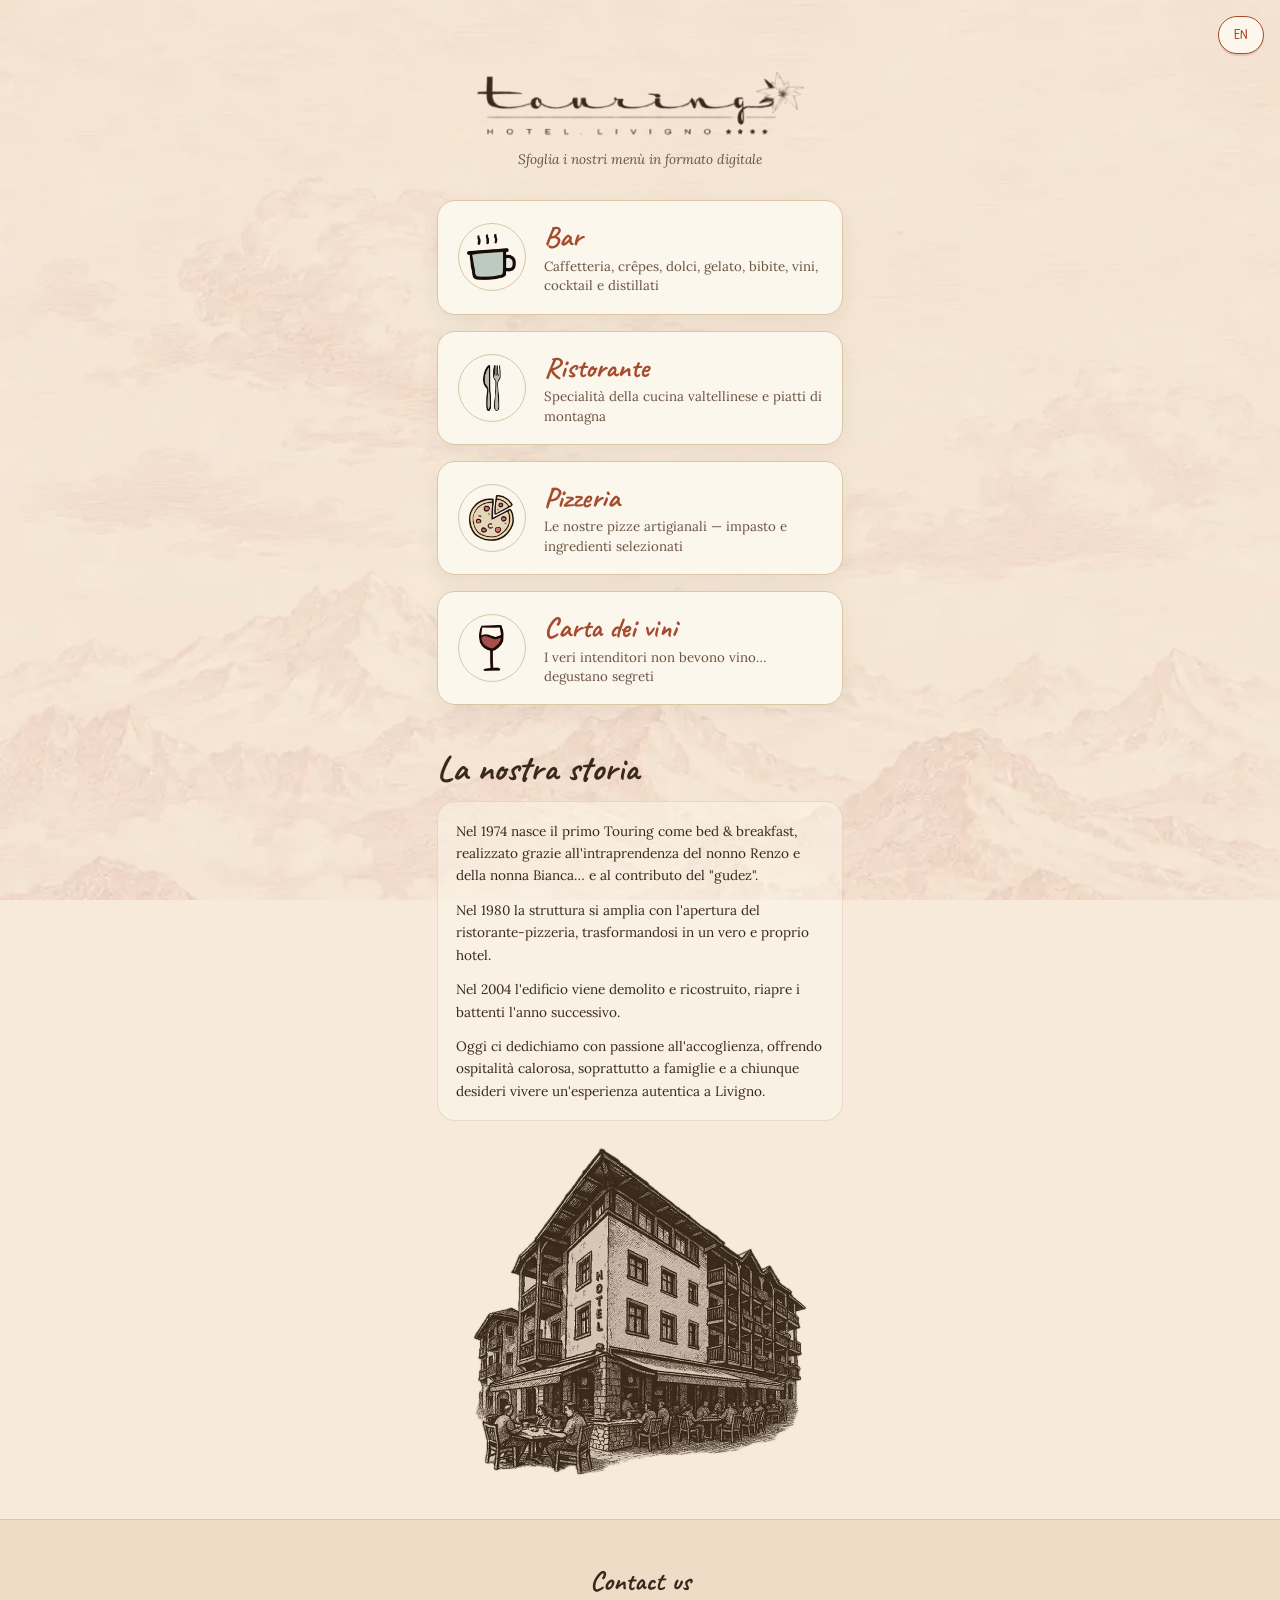
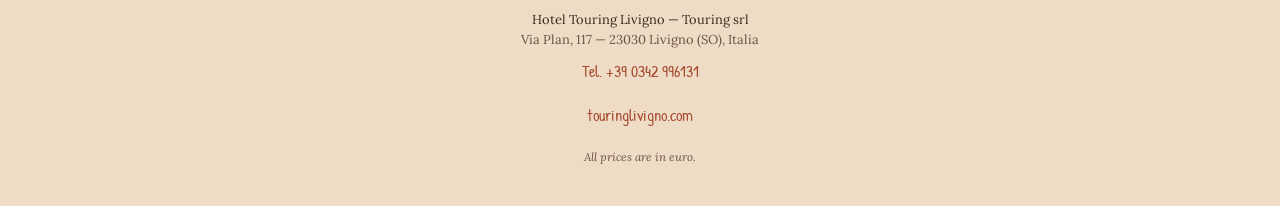
<file: index.html>
<!DOCTYPE html>
<html lang="it">
<head>
  <meta charset="UTF-8">
  <meta name="viewport" content="width=device-width, initial-scale=1, viewport-fit=cover">
  <meta name="theme-color" content="#F7EADB">
  <title>Hotel Touring Livigno — Menù</title>
  <meta name="description" content="Menù digitale dell'Hotel Touring a Livigno: ristorante, pizzeria, dolci, bar e carta dei vini.">
  <link rel="canonical" href="https://touring-menu.com/">
  <meta property="og:title" content="Hotel Touring Livigno — Menù">
  <meta property="og:description" content="Menù digitale dell'Hotel Touring a Livigno: ristorante, pizzeria, dolci, bar e carta dei vini.">
  <meta property="og:type" content="website">
  <meta property="og:url" content="https://touring-menu.com/">
  <meta property="og:image" content="https://touring-menu.com/icon.png">
  <link rel="icon" type="image/png" sizes="192x192" href="icon.png">
  <link rel="apple-touch-icon" sizes="180x180" href="icon.png">
  <link rel="manifest" href="site.webmanifest">
  <link rel="preload" href="assets/fonts/patrickhand-normal-400-latin.woff2" as="font" type="font/woff2" crossorigin>
  <link rel="preload" href="assets/mountains.webp" as="image">
  <link rel="stylesheet" href="css/style.css">
</head>
<body class="home">
  <div class="mtn" aria-hidden="true"></div>
  <header class="hero">
    <button class="lang-pill" type="button" data-lang-open aria-label="Lingua"><span class="code">IT</span></button>
    <h1 class="sr-only">Hotel Touring Livigno</h1>
    <img class="logo" src="assets/logo.webp" width="720" height="202" alt="Touring — Hotel Livigno">
    <p>Sfoglia i nostri menù in formato digitale</p>
  </header>
  <main>
    <nav class="cards" aria-label="I nostri menù">
      <a class="card" href="bar.html">
        <span class="card-icon"><img src="assets/icons/bar.webp" alt="" width="44" height="44"></span>
        <span class="card-body"><h2>Bar</h2><p>Caffetteria, crêpes, dolci, gelato, bibite, vini, cocktail e distillati</p></span>
      </a>
      <a class="card" href="ristorante.html">
        <span class="card-icon"><img src="assets/icons/ristorante.webp" alt="" width="44" height="44"></span>
        <span class="card-body"><h2>Ristorante</h2><p>Specialità della cucina valtellinese e piatti di montagna</p></span>
      </a>
      <a class="card" href="pizzeria.html">
        <span class="card-icon"><img src="assets/icons/pizzeria.webp" alt="" width="44" height="44"></span>
        <span class="card-body"><h2>Pizzeria</h2><p>Le nostre pizze artigianali — impasto e ingredienti selezionati</p></span>
      </a>
      <a class="card" href="vini.html">
        <span class="card-icon"><img src="assets/icons/vini.webp" alt="" width="44" height="44"></span>
        <span class="card-body"><h2>Carta dei vini</h2><p>I veri intenditori non bevono vino… degustano segreti</p></span>
      </a>
    </nav>
    <section class="story" aria-labelledby="story-t">
      <h2 id="story-t">La nostra storia</h2>
      <div class="story-body">
        <p>Nel 1974 nasce il primo Touring come bed &amp; breakfast, realizzato grazie all'intraprendenza del nonno Renzo e della nonna Bianca… e al contributo del "gudez".</p>
        <p>Nel 1980 la struttura si amplia con l'apertura del ristorante-pizzeria, trasformandosi in un vero e proprio hotel.</p>
        <p>Nel 2004 l'edificio viene demolito e ricostruito, riapre i battenti l'anno successivo.</p>
        <p>Oggi ci dedichiamo con passione all'accoglienza, offrendo ospitalità calorosa, soprattutto a famiglie e a chiunque desideri vivere un'esperienza autentica a Livigno.</p>
      </div>
      <img src="assets/hotel.webp" width="640" height="630" loading="lazy" alt="Disegno dell'Hotel Touring con il dehors">
    </section>
  </main>
  <footer class="site-footer">
    <h2 data-t="contact">Contattaci</h2>
    <p class="biz">Hotel Touring Livigno — Touring srl</p>
    <p>Via Plan, 117 — 23030 Livigno (SO), Italia</p>
    <a href="tel:+390342996131">Tel. +39 0342 996131</a><br>
    <a href="https://touringlivigno.com" target="_blank" rel="noopener">touringlivigno.com</a>
    <p class="euro" data-t="pricesEuro">Tutti i prezzi indicati in euro.</p>
  </footer>
  <script src="js/translate.js"></script>
  <script src="js/i18n.js"></script>
  <script src="js/site.js"></script>
  <script>TL.afterRender(null);</script>
</body>
</html>
</file>
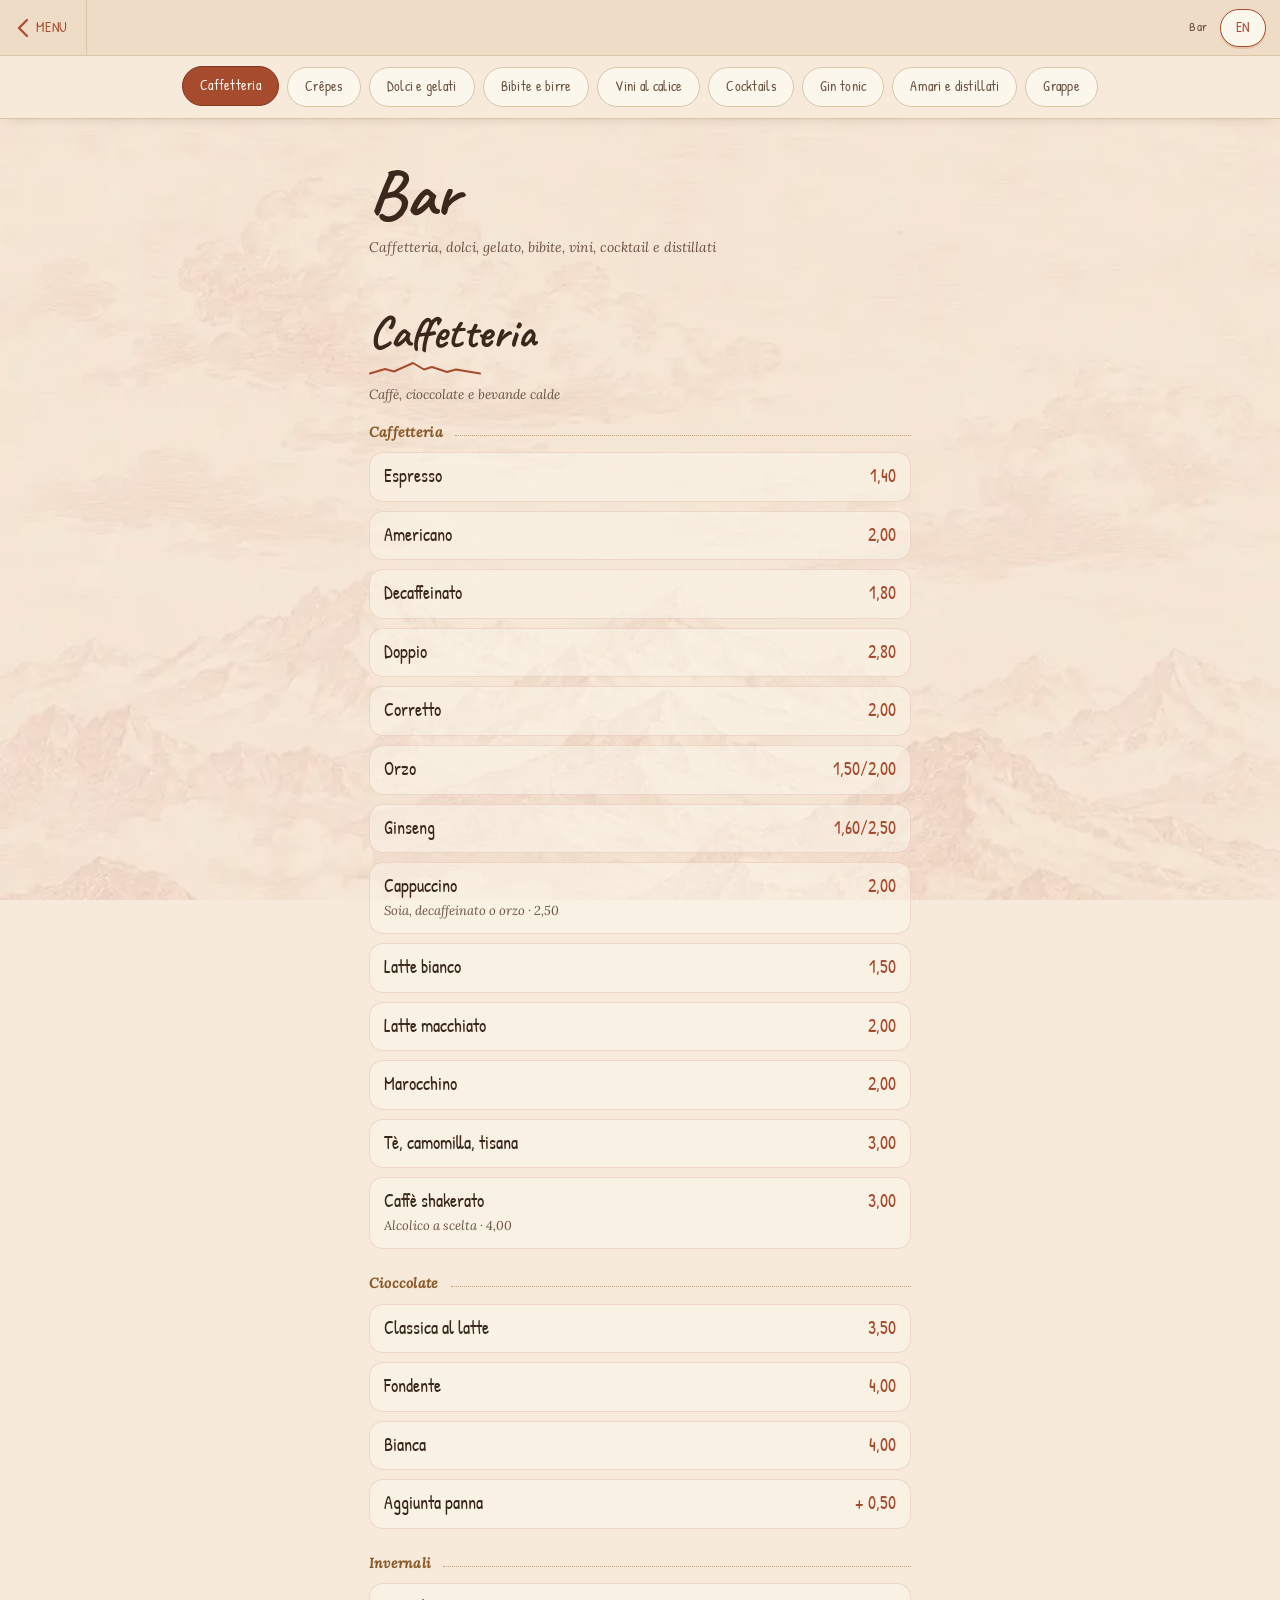
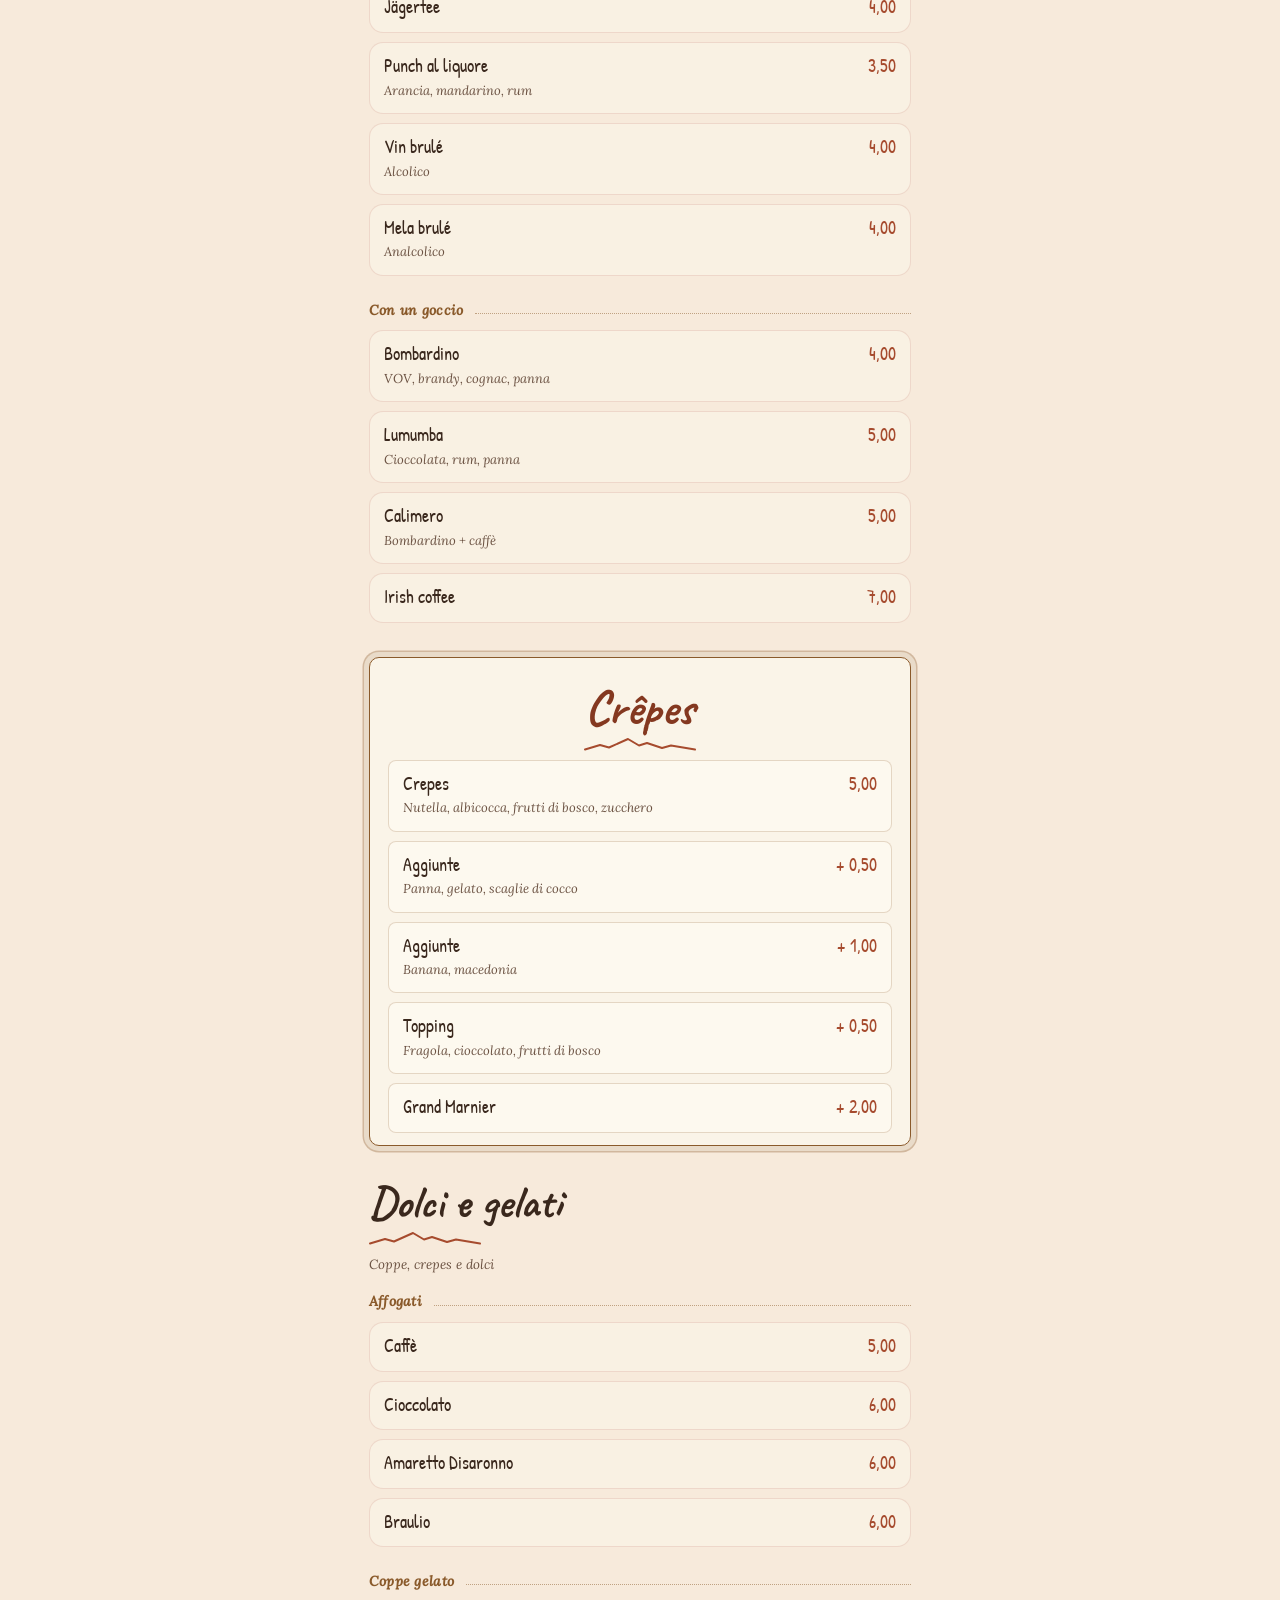
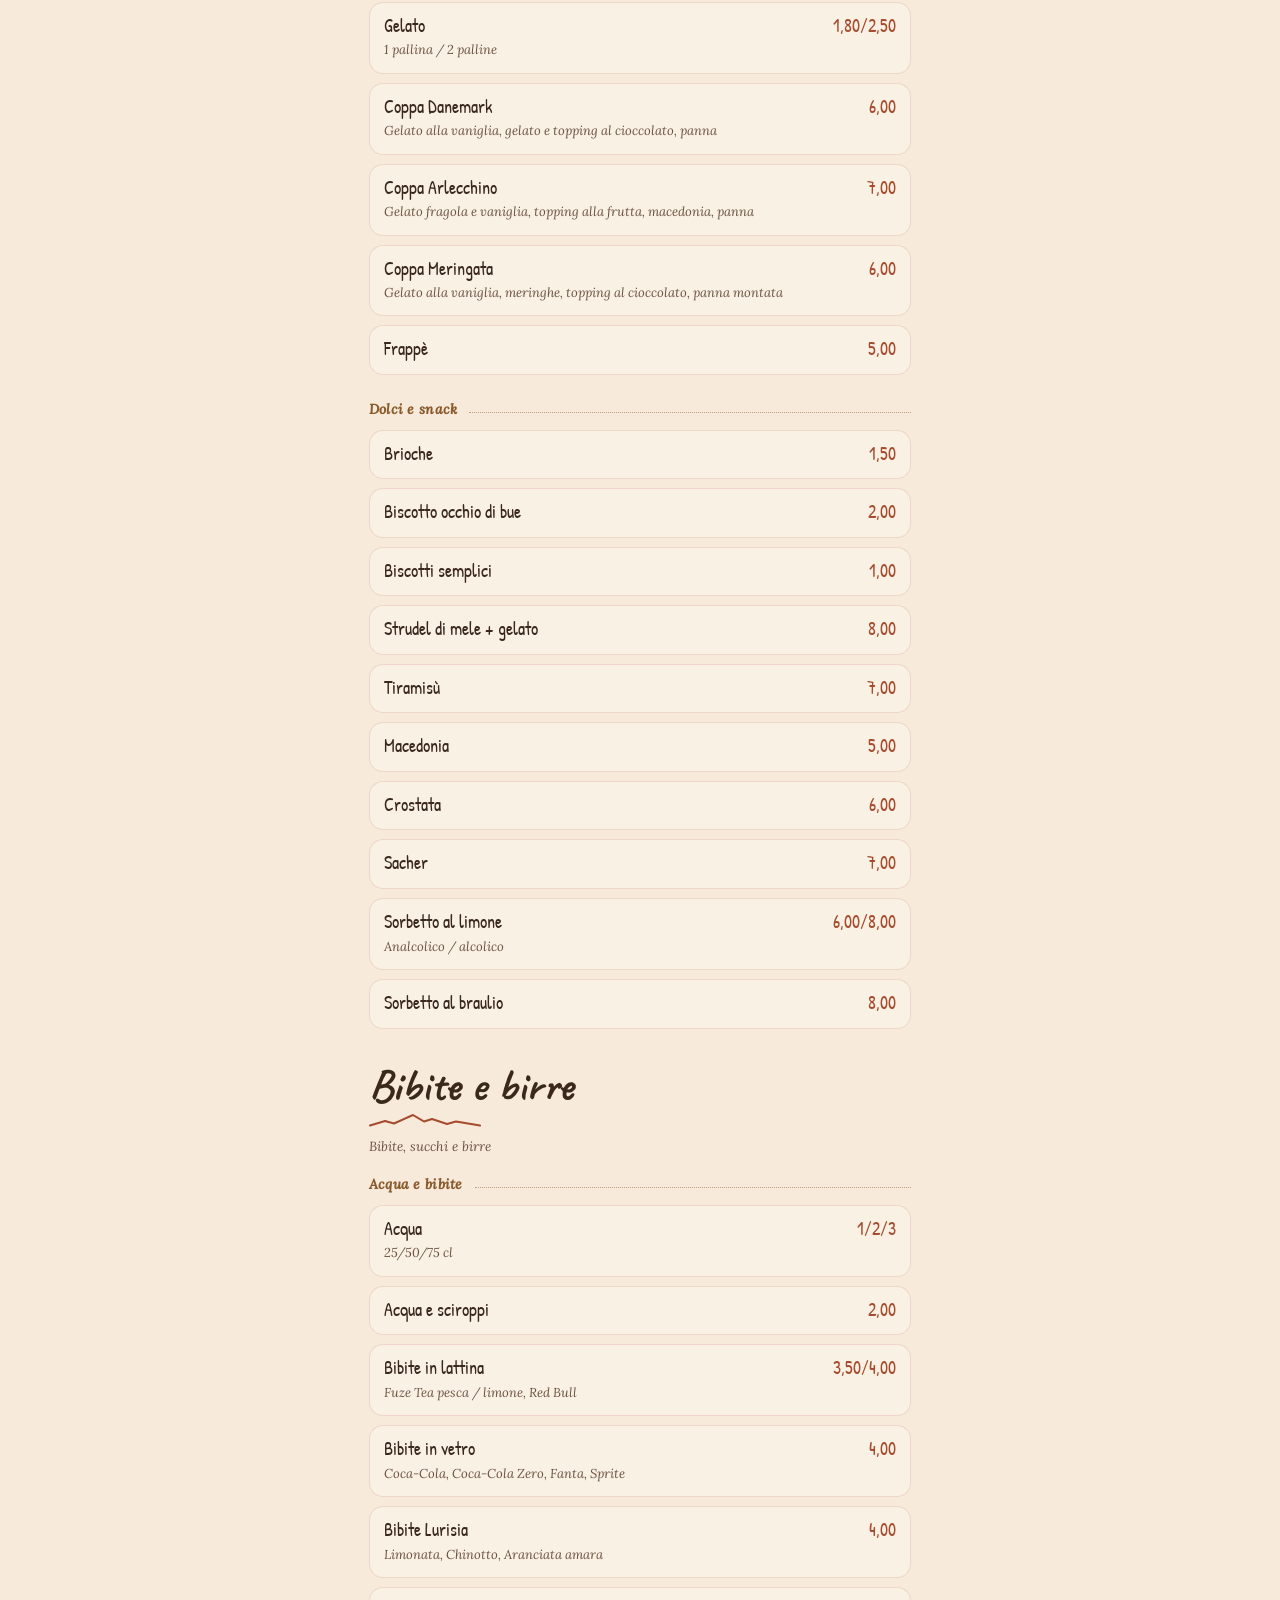
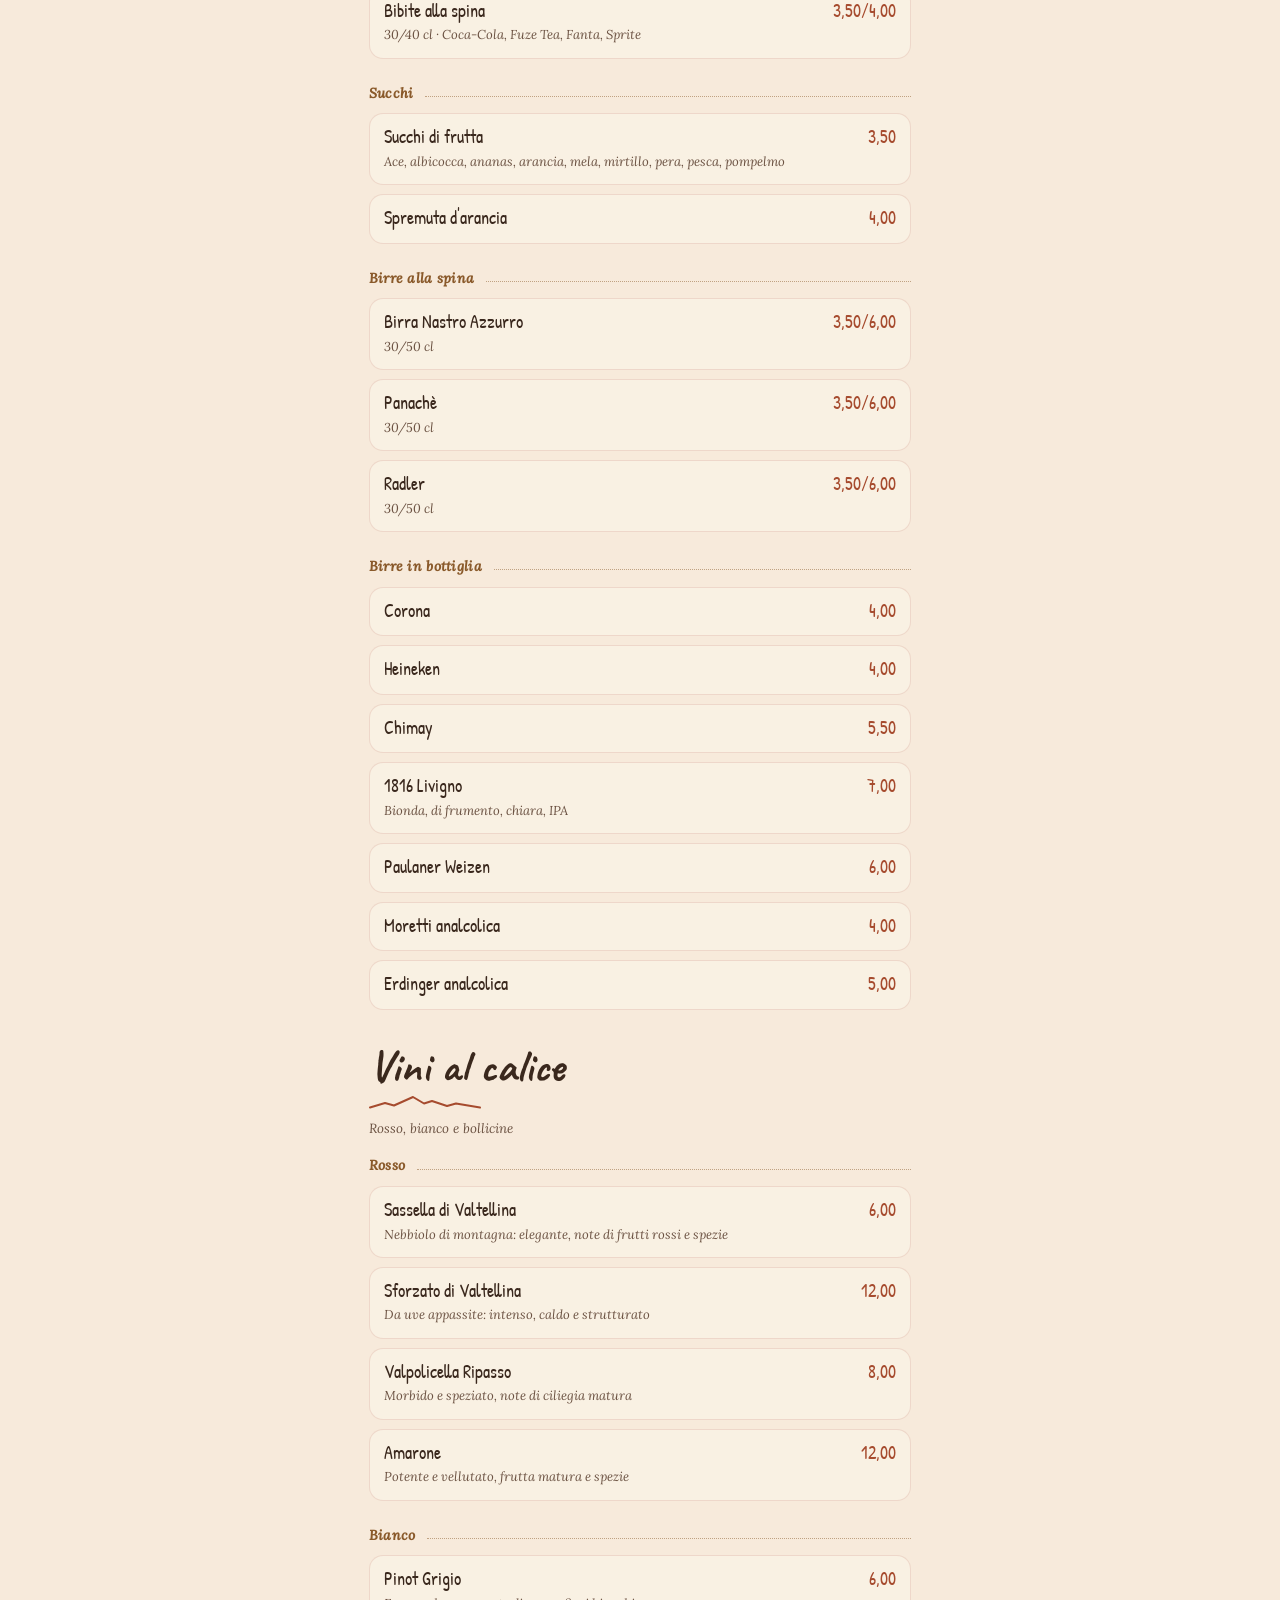
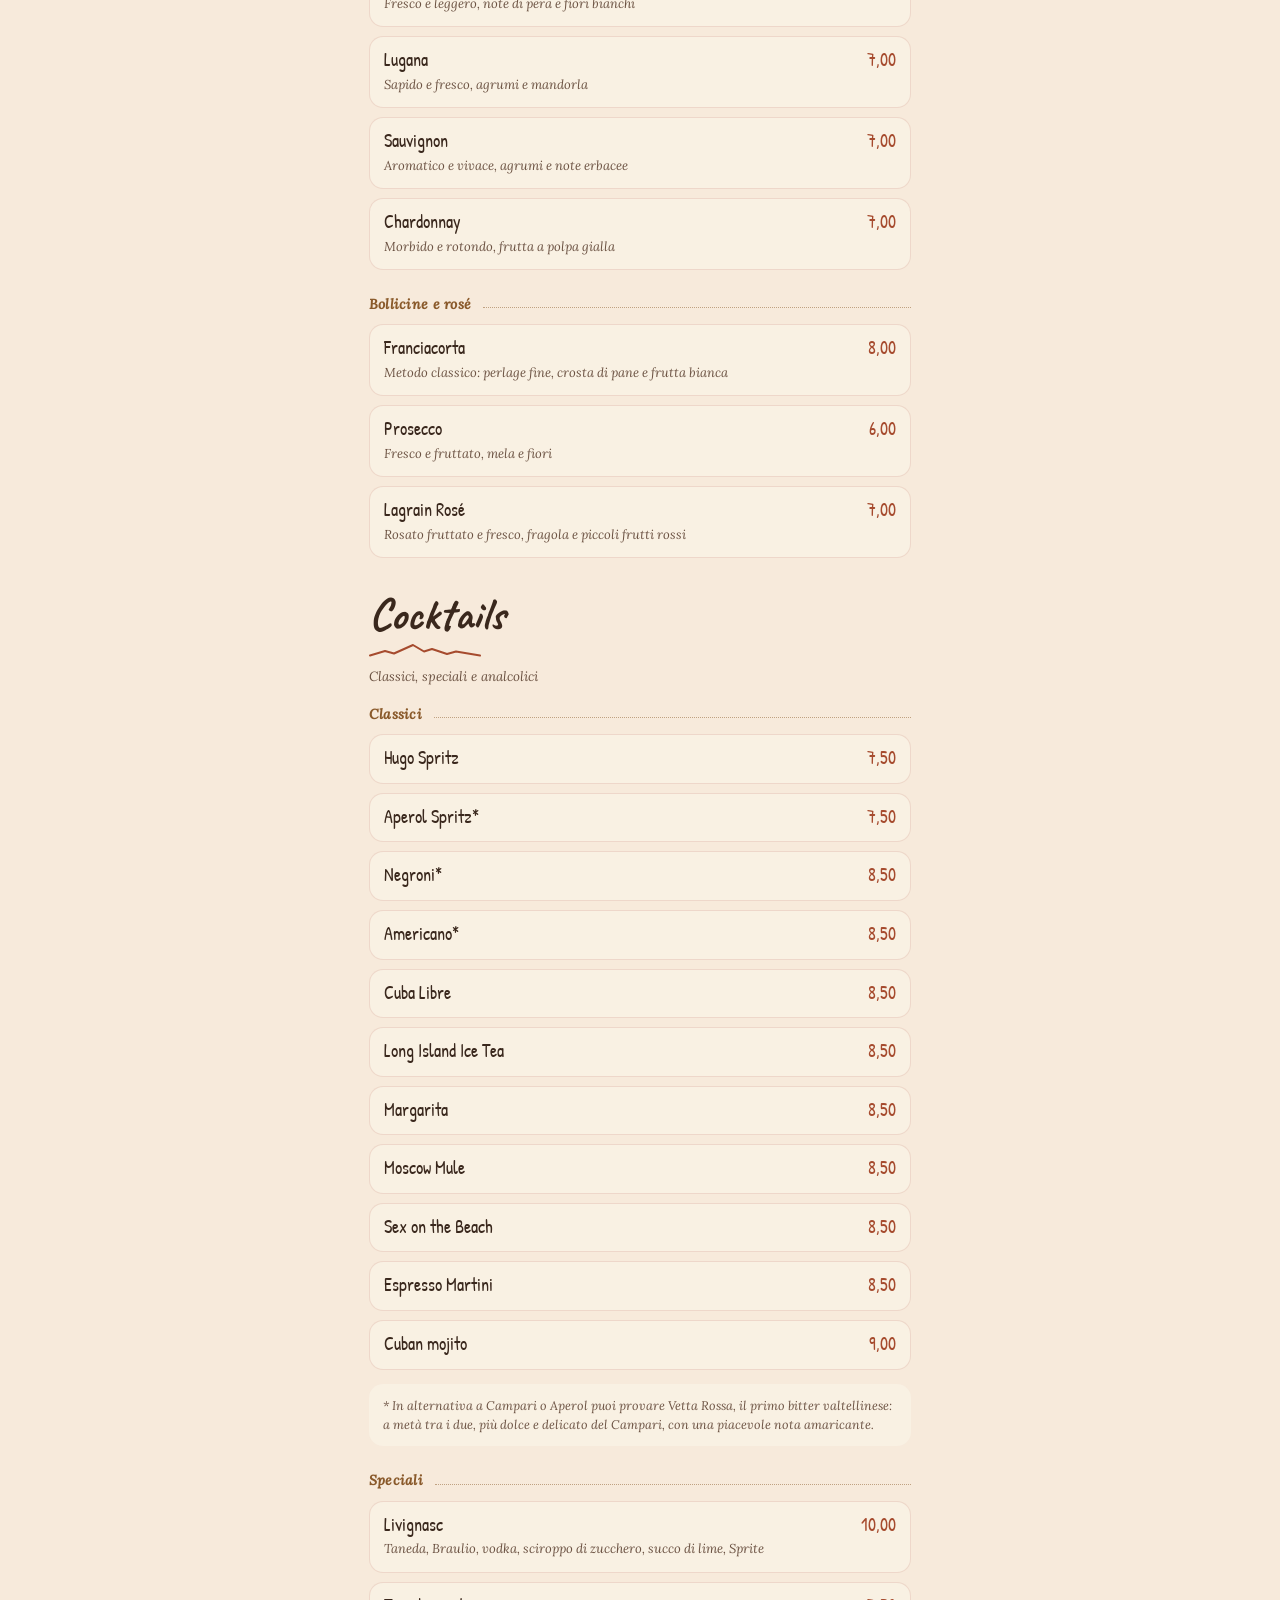
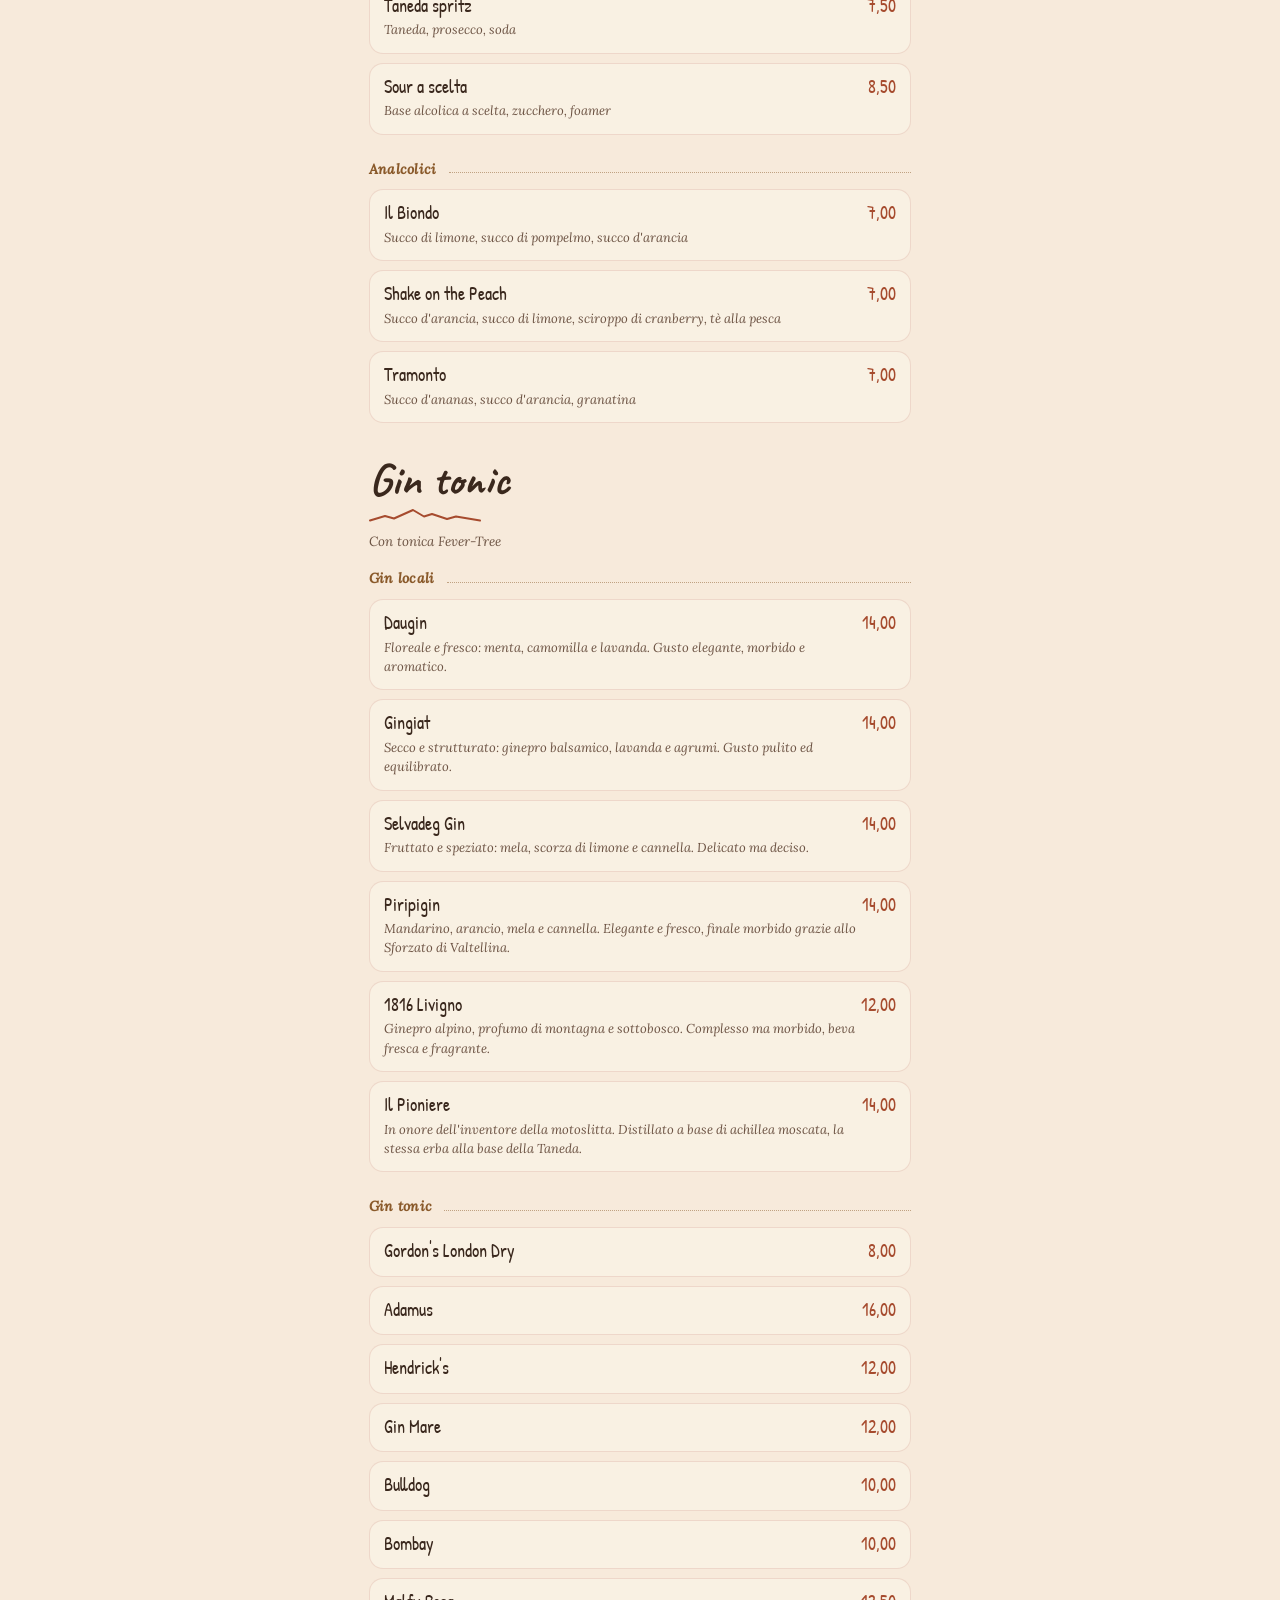
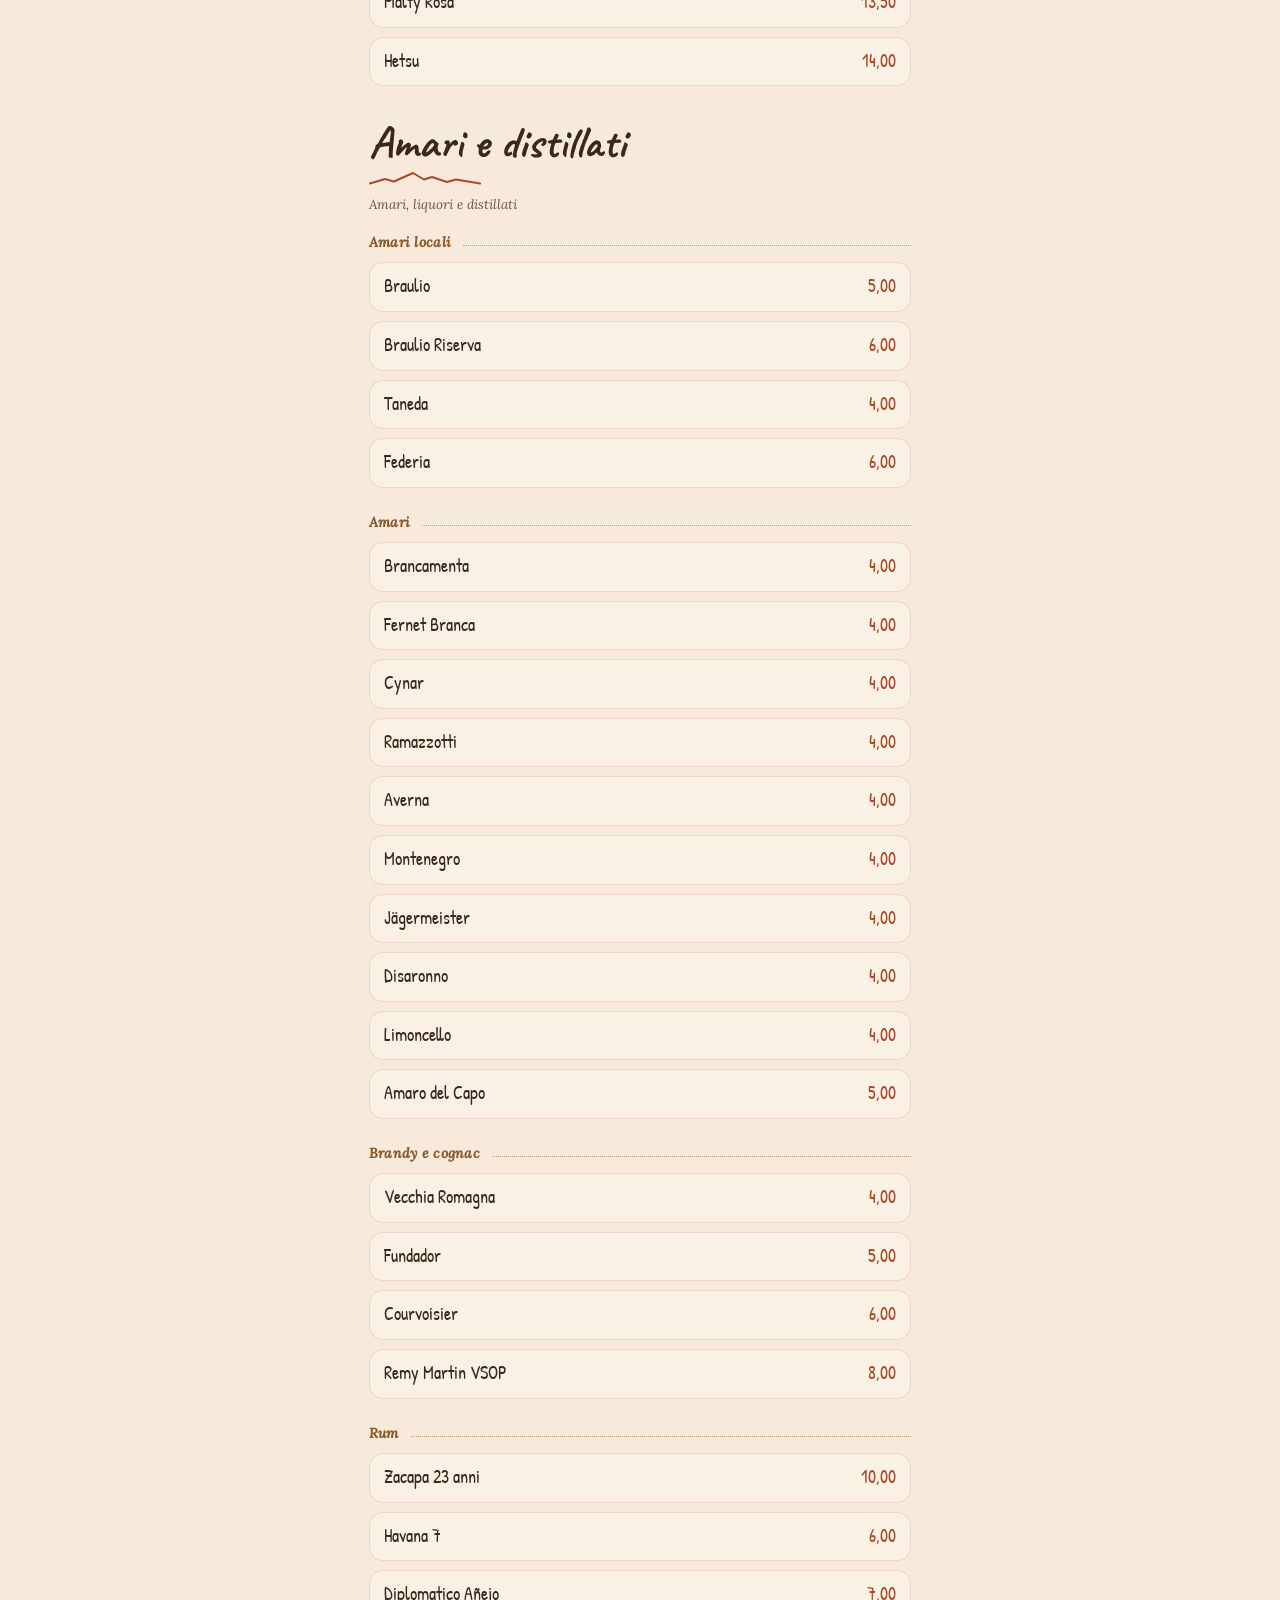
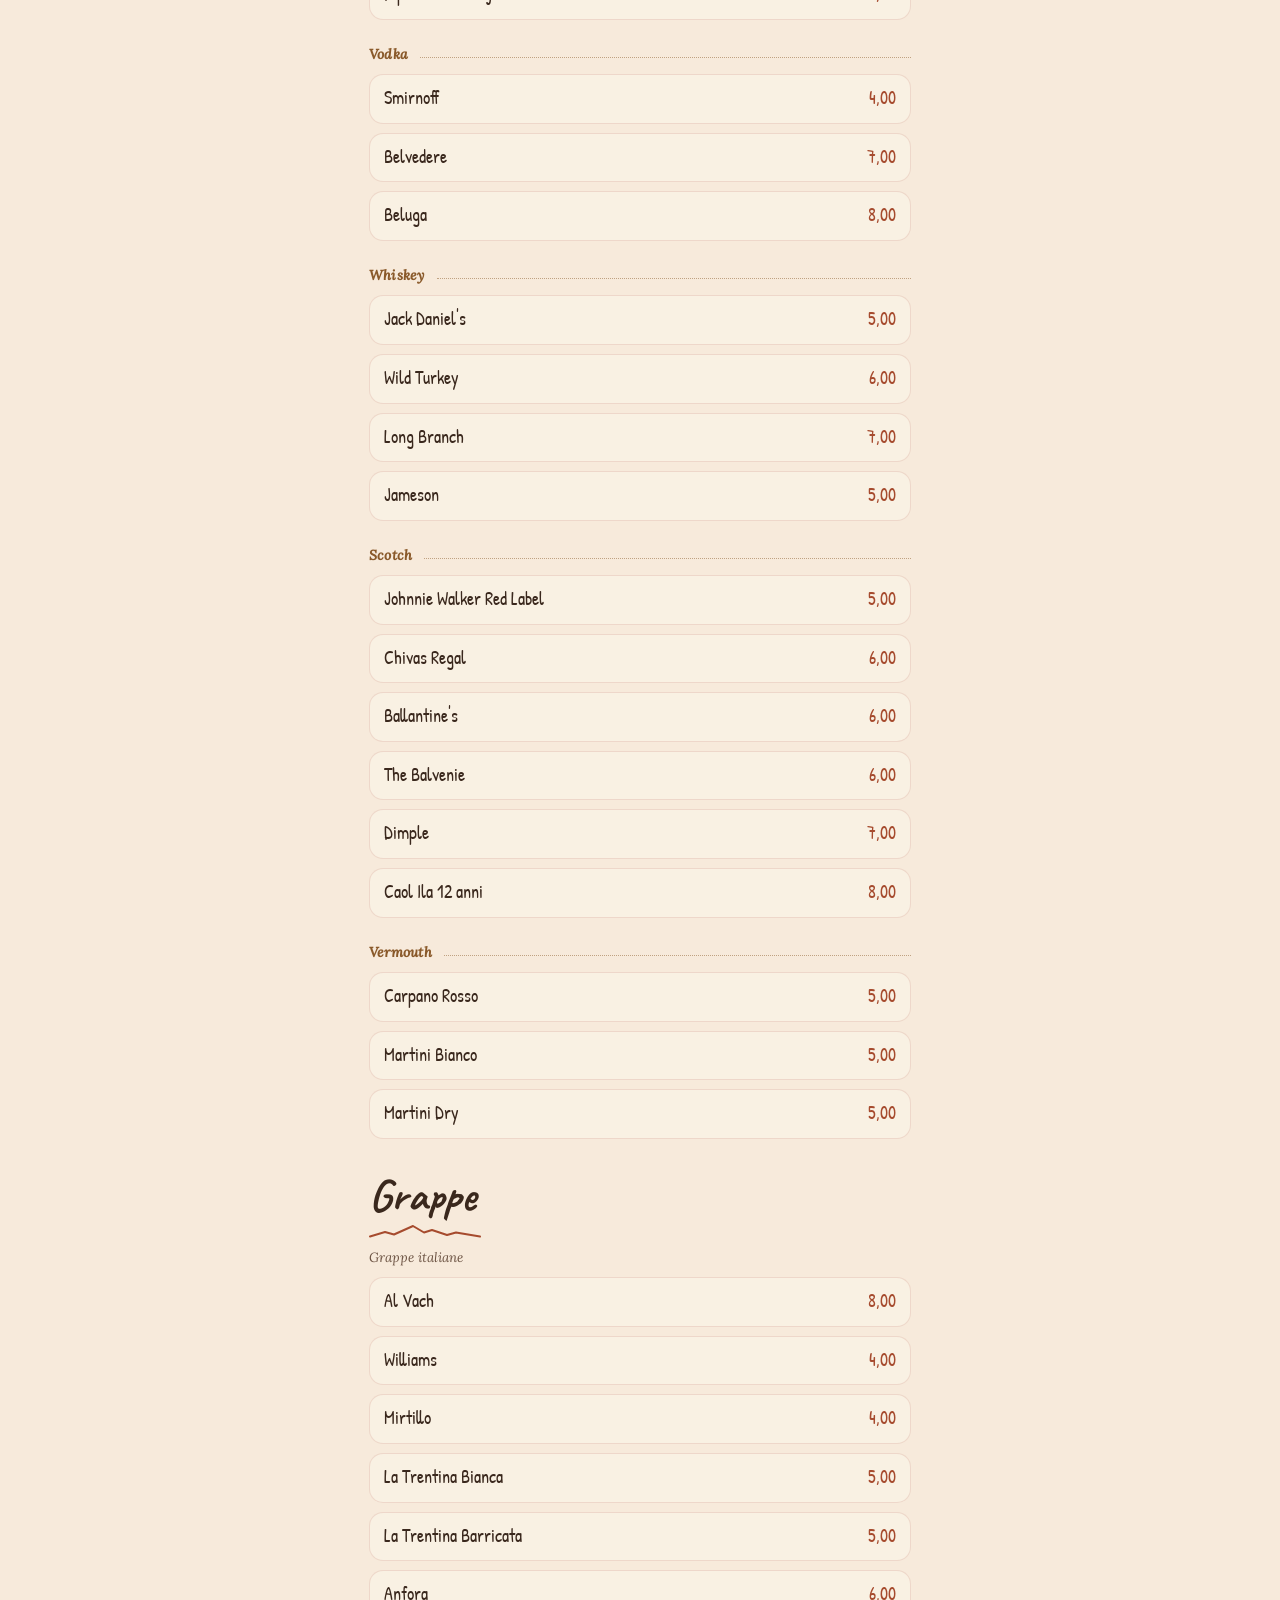
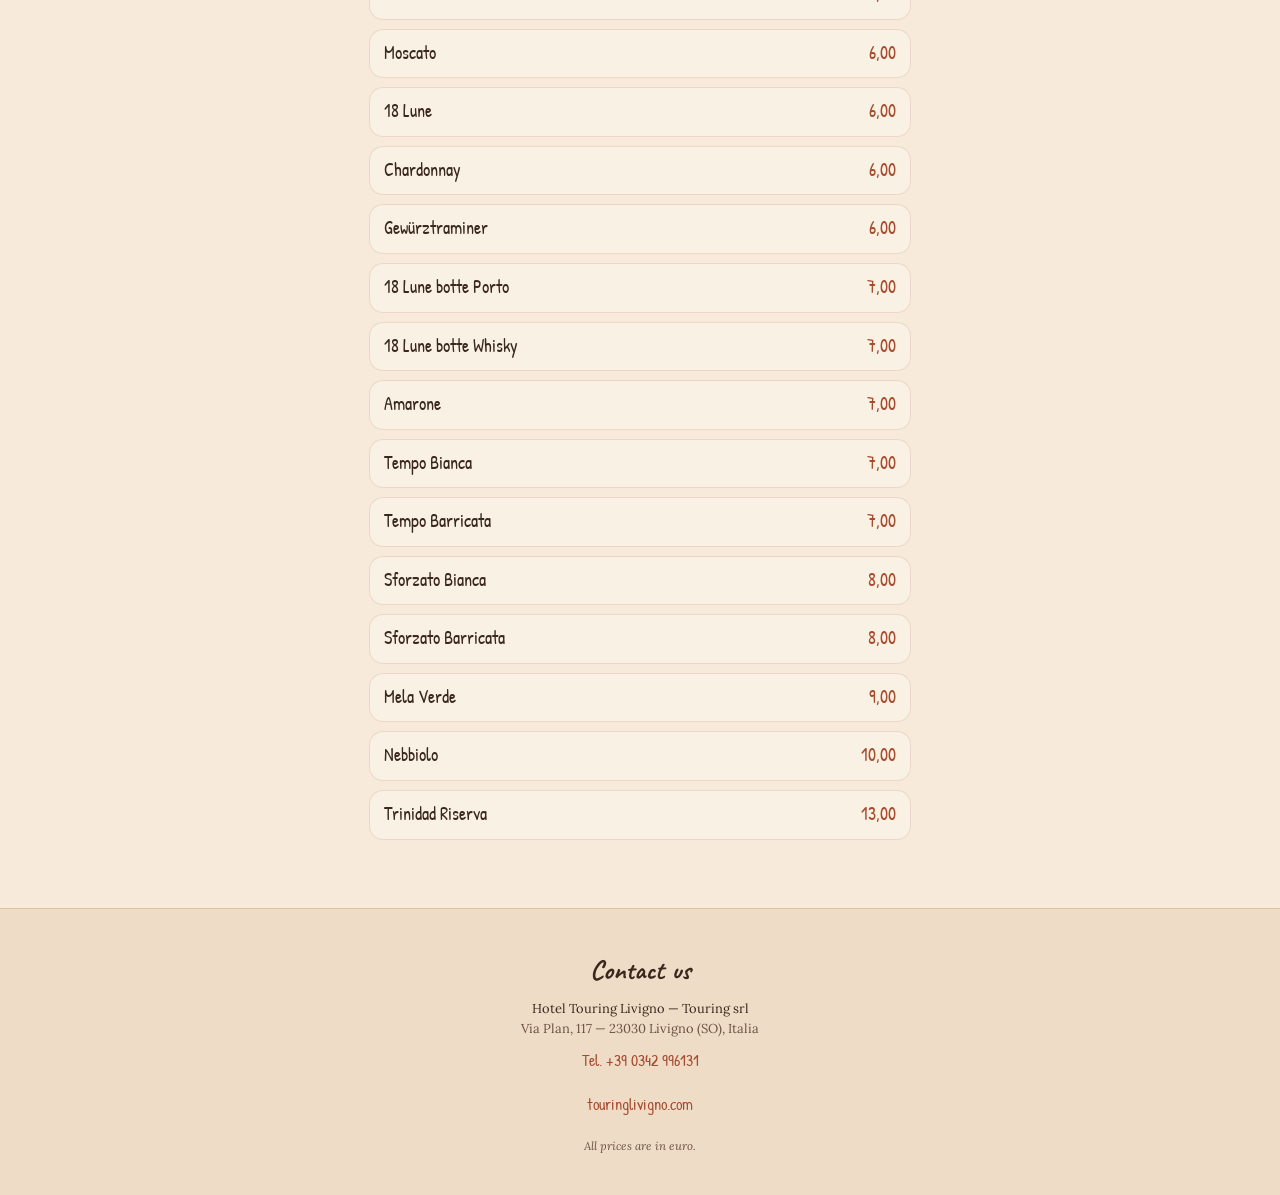
<file: bar.html>
<!DOCTYPE html>
<html lang="it">
<head>
  <meta charset="UTF-8">
  <meta name="viewport" content="width=device-width, initial-scale=1, viewport-fit=cover">
  <meta name="theme-color" content="#F7EADB">
  <title>Bar — Hotel Touring Livigno</title>
  <meta name="description" content="Menù del bar dell'Hotel Touring a Livigno: caffetteria, dolci e gelati, bibite e birre, vini al calice, cocktail, gin tonic e distillati.">
  <link rel="canonical" href="https://touring-menu.com/bar.html">
  <meta property="og:title" content="Bar — Hotel Touring Livigno">
  <meta property="og:description" content="Menù del bar dell'Hotel Touring a Livigno: caffetteria, dolci e gelati, bibite e birre, vini al calice, cocktail, gin tonic e distillati.">
  <meta property="og:type" content="website">
  <meta property="og:url" content="https://touring-menu.com/bar.html">
  <meta property="og:image" content="https://touring-menu.com/icon.png">
  <link rel="icon" type="image/png" sizes="192x192" href="icon.png">
  <link rel="apple-touch-icon" sizes="180x180" href="icon.png">
  <link rel="manifest" href="site.webmanifest">
  <link rel="preload" href="assets/fonts/patrickhand-normal-400-latin.woff2" as="font" type="font/woff2" crossorigin>
  <link rel="preload" href="assets/mountains.webp" as="image">
  <link rel="stylesheet" href="css/style.css">
</head>
<body>
  <div class="mtn" aria-hidden="true"></div>
  <header class="site-header">
    <a class="back-btn" href="index.html"><svg width="14" height="22" viewBox="0 0 14 22" fill="none" stroke="currentColor" stroke-width="2.2" stroke-linecap="round" stroke-linejoin="round" aria-hidden="true"><path d="M11 3 3 11l8 8"/></svg><span data-t="menu">Menù</span></a>
    <span class="compact-title" id="compact-title"></span>
    <button class="lang-pill" type="button" data-lang-open aria-label="Lingua"><span class="code">IT</span></button>
  </header>
  <nav class="navbar" id="tabs" aria-label="Categorie"></nav>
  <div class="intro">
    <h1 id="page-title"></h1>
    <p id="page-subtitle" hidden></p>
  </div>
  <main><div id="menu-container"></div></main>
  <a class="fab-back" id="fab" href="index.html" aria-label="Torna ai menù"><svg width="14" height="22" viewBox="0 0 14 22" fill="none" stroke="currentColor" stroke-width="2.2" stroke-linecap="round" stroke-linejoin="round" aria-hidden="true"><path d="M11 3 3 11l8 8"/></svg><span data-t="menu">Menù</span></a>
  <footer class="site-footer">
    <h2 data-t="contact">Contattaci</h2>
    <p class="biz">Hotel Touring Livigno — Touring srl</p>
    <p>Via Plan, 117 — 23030 Livigno (SO), Italia</p>
    <a href="tel:+390342996131">Tel. +39 0342 996131</a><br>
    <a href="https://touringlivigno.com" target="_blank" rel="noopener">touringlivigno.com</a>
    <p class="euro" data-t="pricesEuro">Tutti i prezzi indicati in euro.</p>
  </footer>
  <script src="js/translate.js"></script>
  <script src="js/i18n.js"></script>
  <script src="data/bar_data.js"></script>
  <script src="js/render.js"></script>
  <script>renderMenu(BAR_DATA, { key: 'bar' });</script>
  <script src="js/site.js"></script>
</body>
</html>
</file>
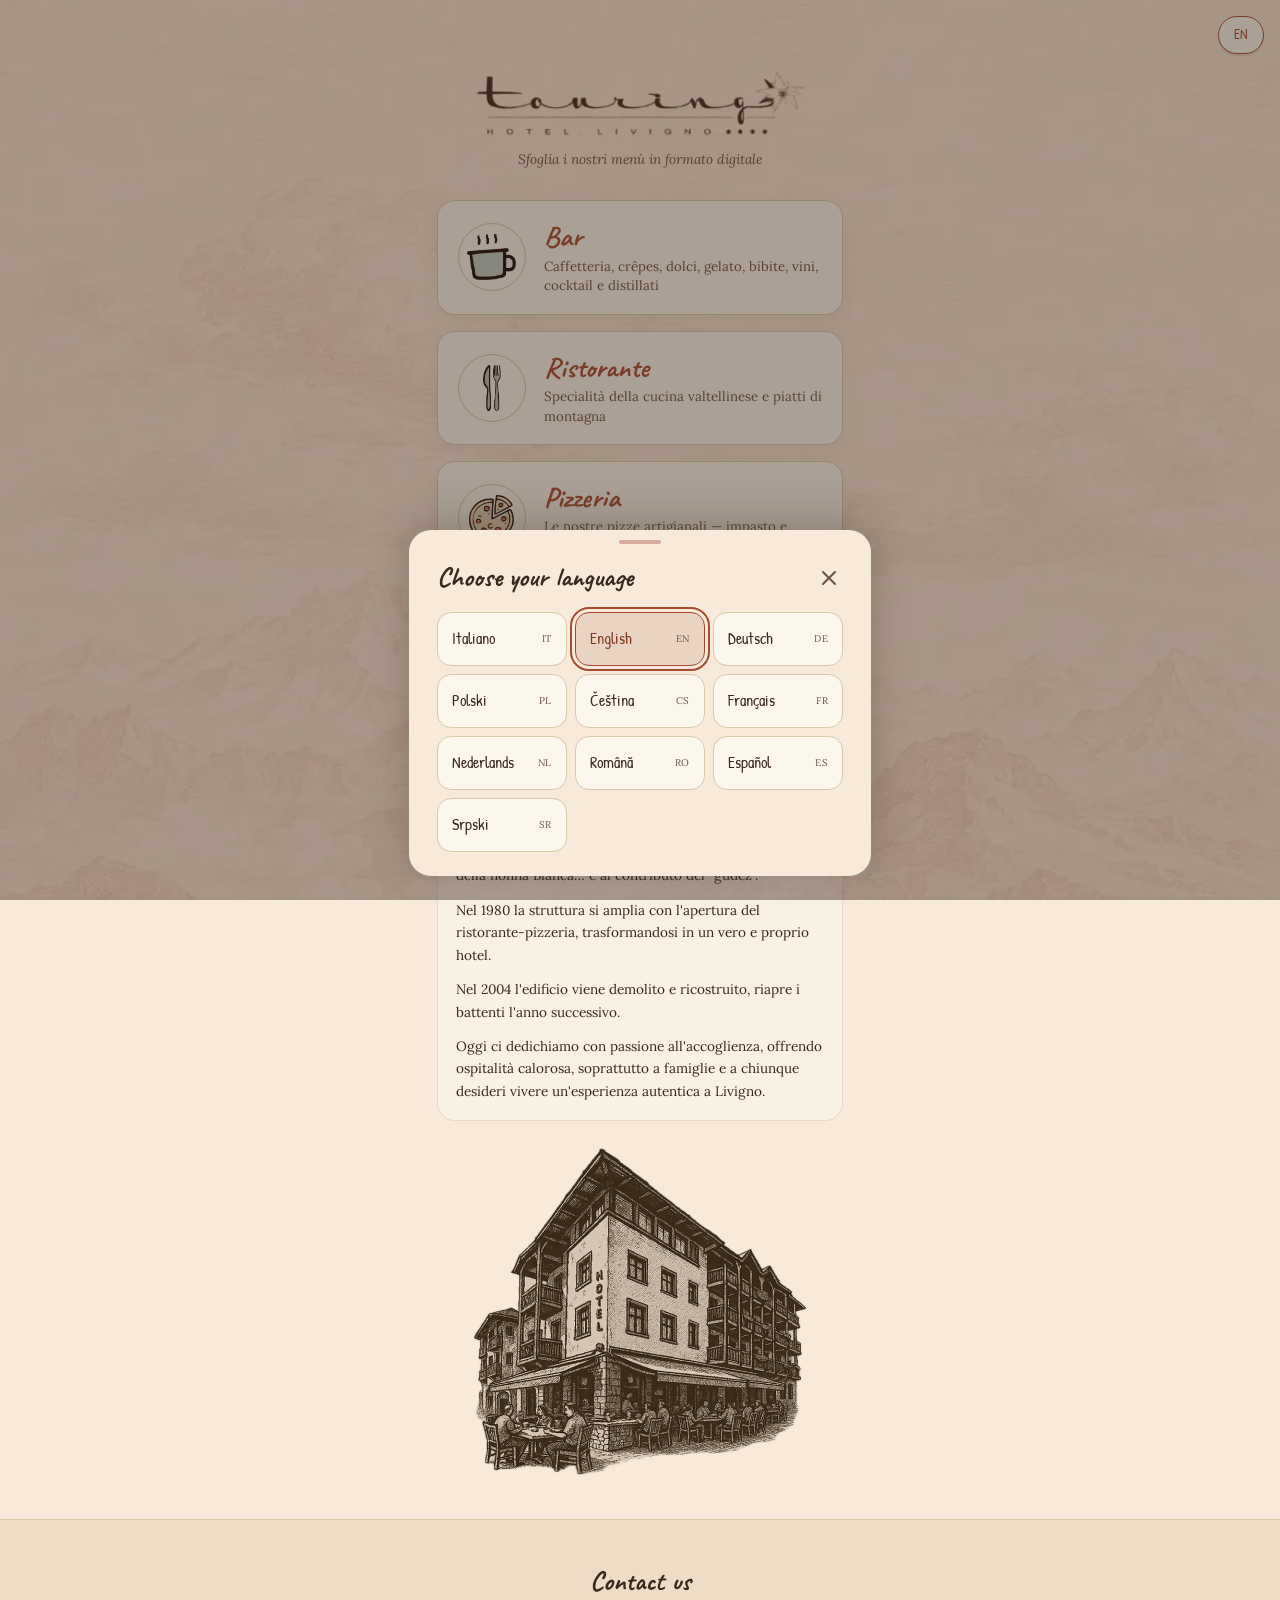
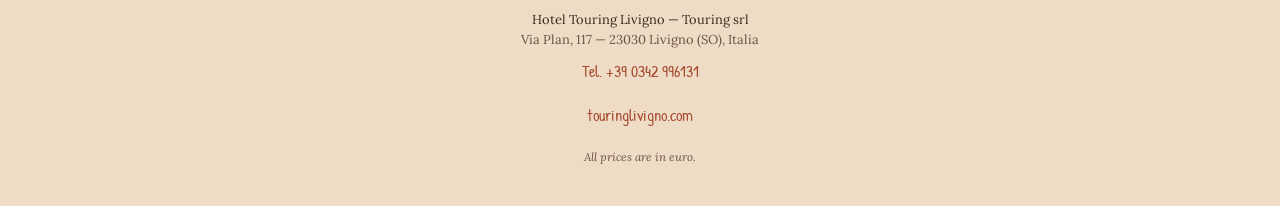
<file: lang.html>
<!DOCTYPE html>
<html lang="it"><head><meta charset="UTF-8"><meta name="viewport" content="width=device-width, initial-scale=1">
<title>Lingua / Language — Hotel Touring Livigno</title>
<meta http-equiv="refresh" content="0; url=index.html#lang">
<script>location.replace('index.html#lang');</script></head>
<body><p><a href="index.html#lang">Lingua / Language</a></p></body></html>
</file>
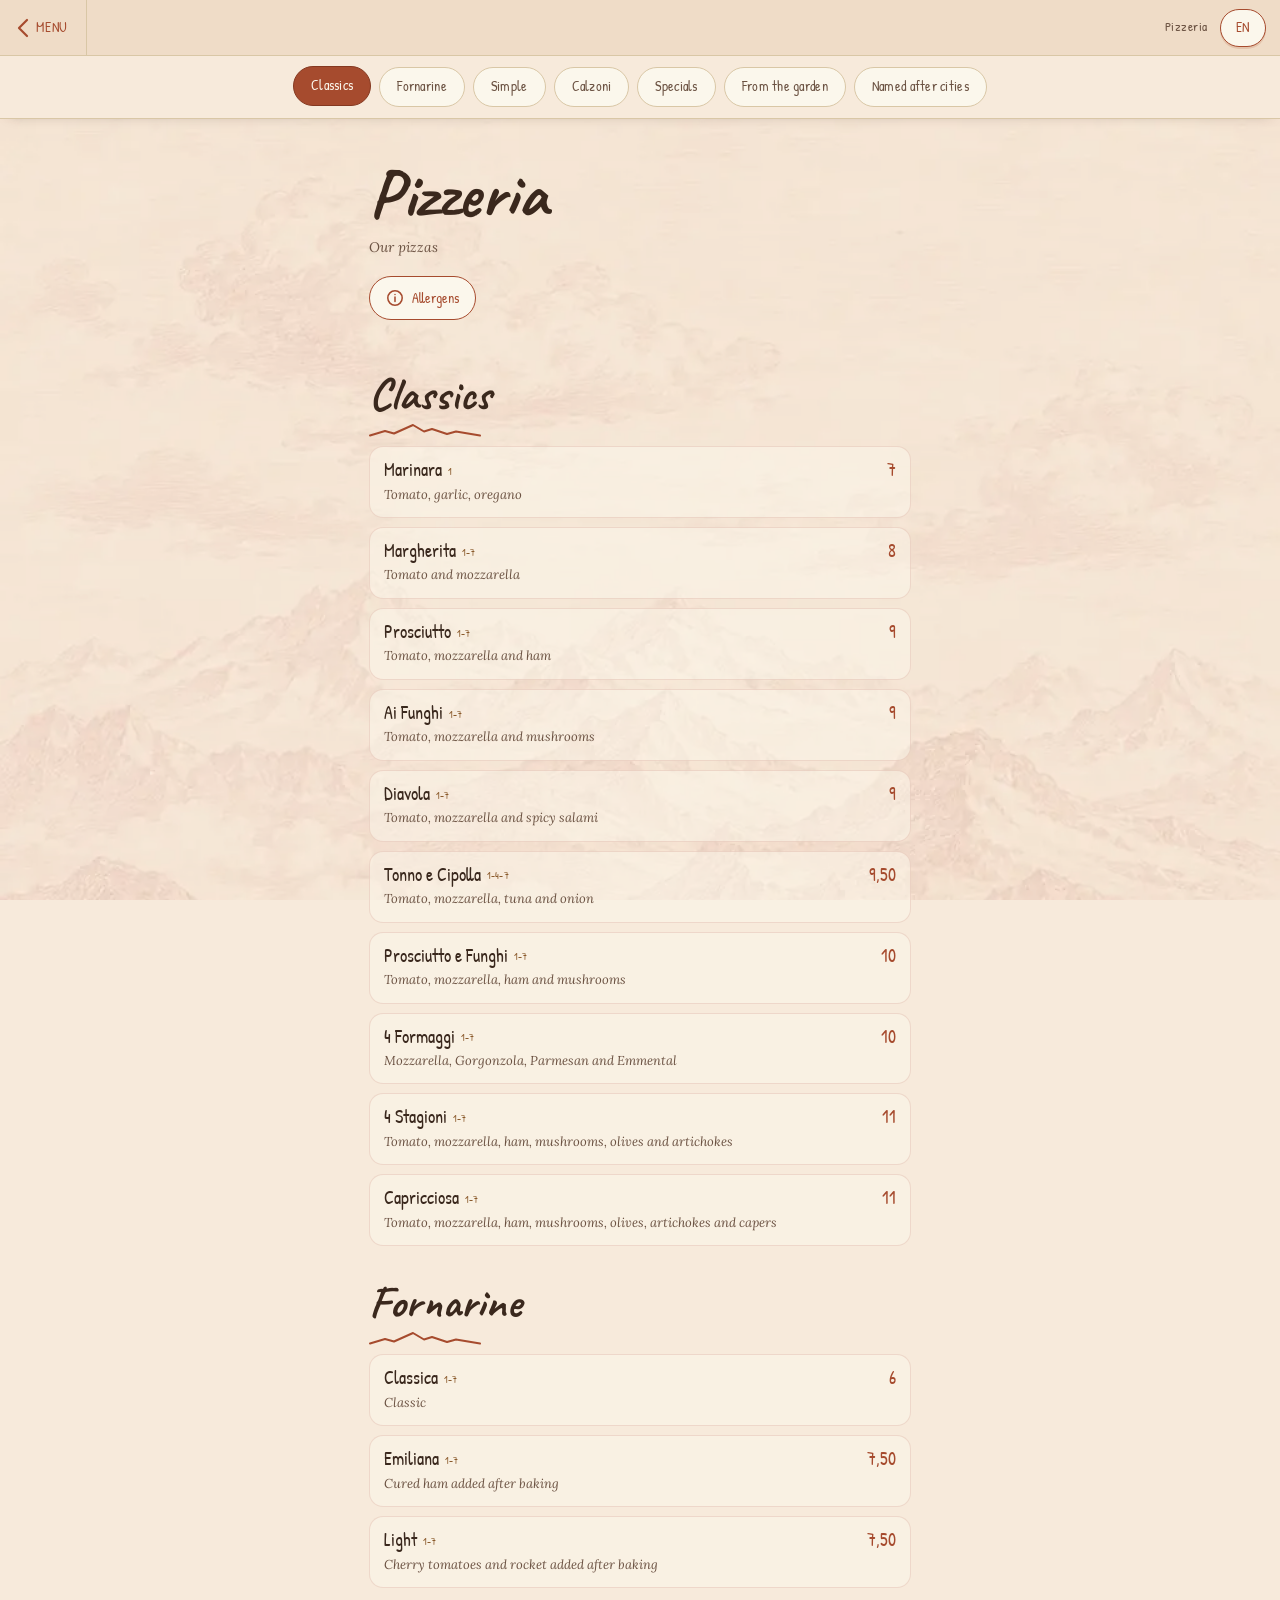
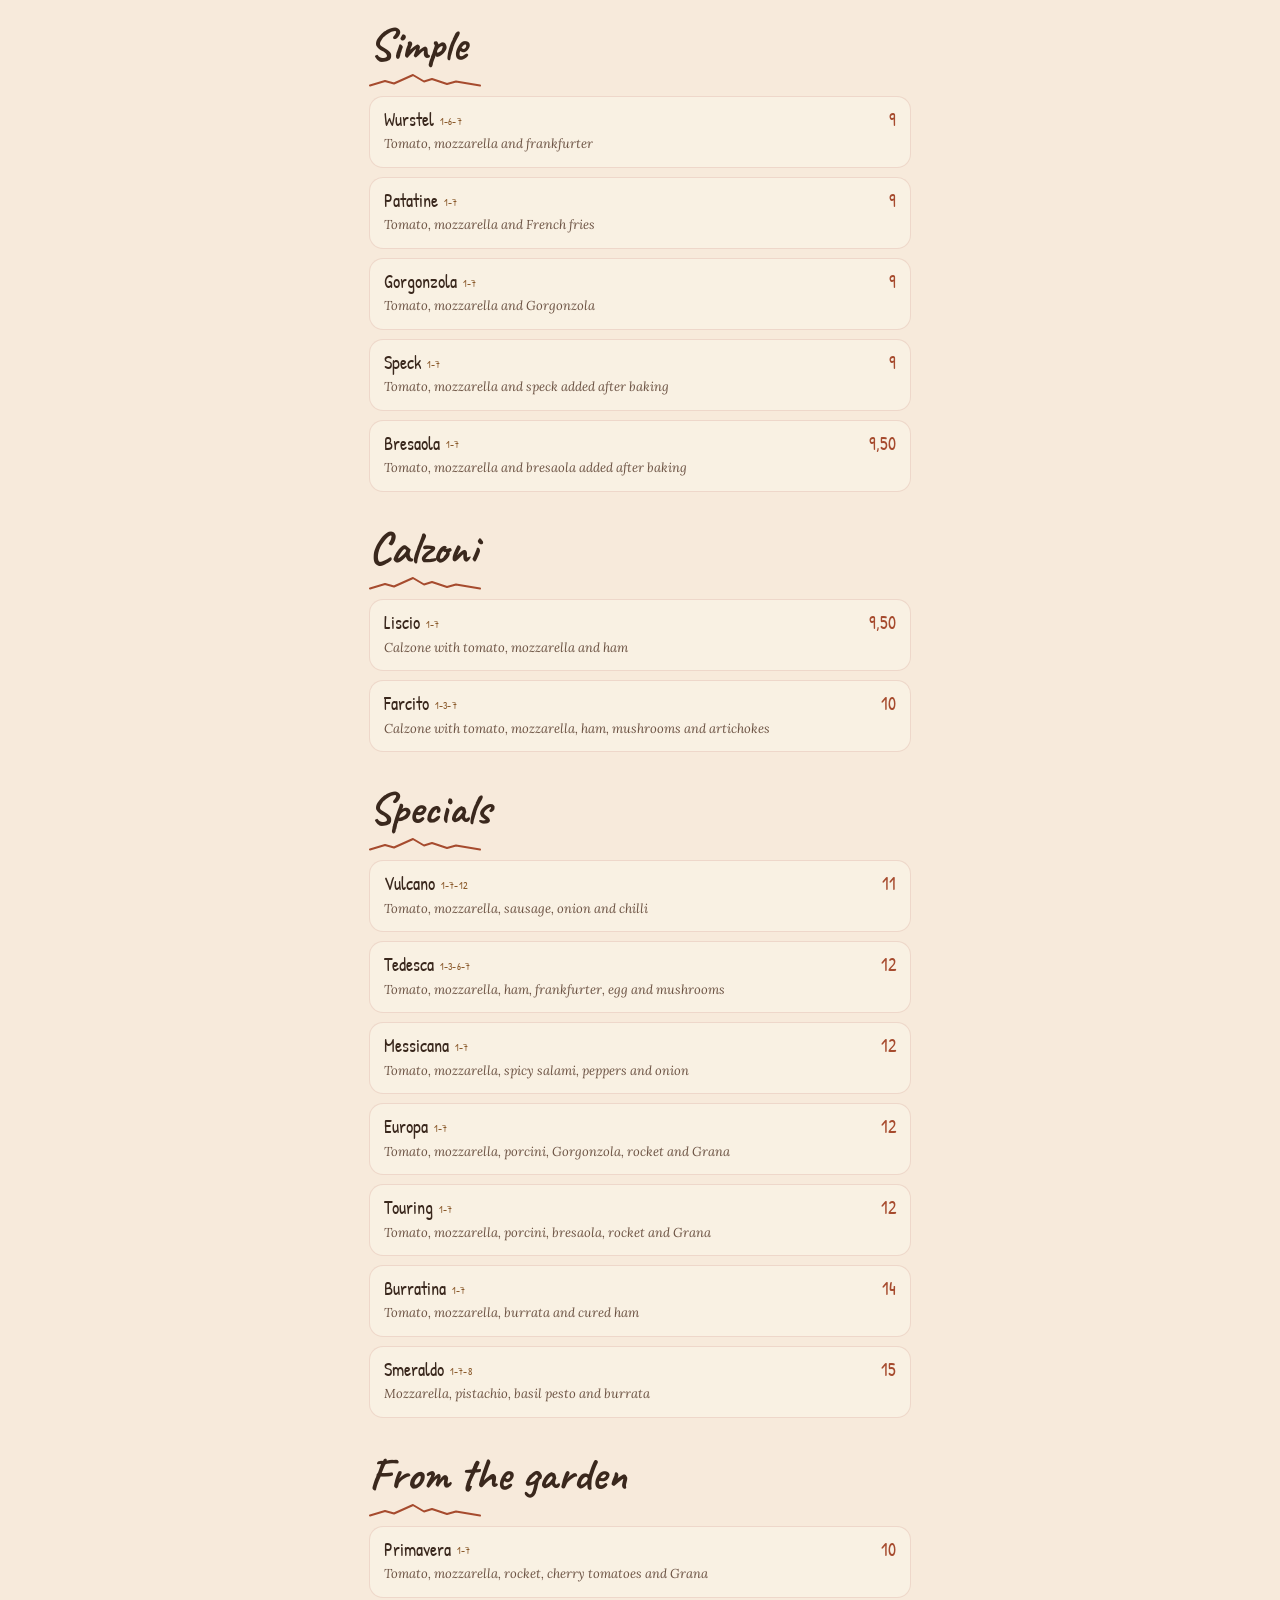
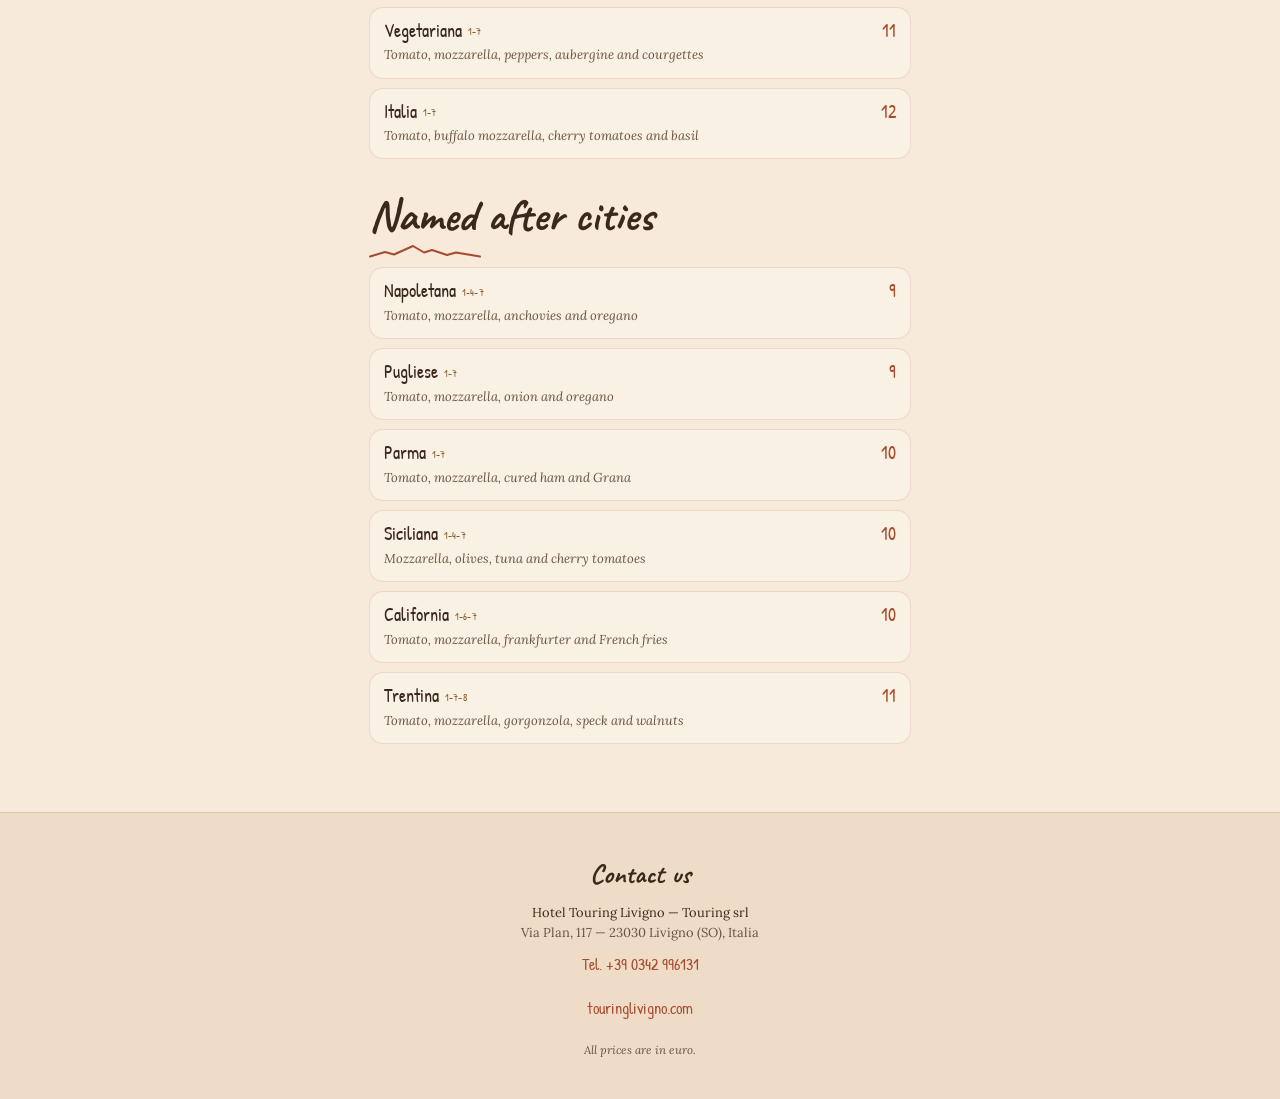
<file: pizzeria.html>
<!DOCTYPE html>
<html lang="it">
<head>
  <meta charset="UTF-8">
  <meta name="viewport" content="width=device-width, initial-scale=1, viewport-fit=cover">
  <meta name="theme-color" content="#F7EADB">
  <title>Pizzeria — Hotel Touring Livigno</title>
  <meta name="description" content="Le pizze dell'Hotel Touring a Livigno: classiche, fornarine, calzoni, speciali e cittadine.">
  <link rel="canonical" href="https://touring-menu.com/pizzeria.html">
  <meta property="og:title" content="Pizzeria — Hotel Touring Livigno">
  <meta property="og:description" content="Le pizze dell'Hotel Touring a Livigno: classiche, fornarine, calzoni, speciali e cittadine.">
  <meta property="og:type" content="website">
  <meta property="og:url" content="https://touring-menu.com/pizzeria.html">
  <meta property="og:image" content="https://touring-menu.com/icon.png">
  <link rel="icon" type="image/png" sizes="192x192" href="icon.png">
  <link rel="apple-touch-icon" sizes="180x180" href="icon.png">
  <link rel="manifest" href="site.webmanifest">
  <link rel="preload" href="assets/fonts/patrickhand-normal-400-latin.woff2" as="font" type="font/woff2" crossorigin>
  <link rel="preload" href="assets/mountains.webp" as="image">
  <link rel="stylesheet" href="css/style.css">
</head>
<body>
  <div class="mtn" aria-hidden="true"></div>
  <header class="site-header">
    <a class="back-btn" href="index.html"><svg width="14" height="22" viewBox="0 0 14 22" fill="none" stroke="currentColor" stroke-width="2.2" stroke-linecap="round" stroke-linejoin="round" aria-hidden="true"><path d="M11 3 3 11l8 8"/></svg><span data-t="menu">Menù</span></a>
    <span class="compact-title" id="compact-title"></span>
    <button class="lang-pill" type="button" data-lang-open aria-label="Lingua"><span class="code">IT</span></button>
  </header>
  <nav class="navbar" id="tabs" aria-label="Categorie"></nav>
  <div class="intro">
    <h1 id="page-title"></h1>
    <p id="page-subtitle" hidden></p>
    <div class="intro-actions"><button class="chip" type="button" data-alg-open><svg width="18" height="18" viewBox="0 0 20 20" fill="none" stroke="currentColor" stroke-width="1.7" stroke-linecap="round" stroke-linejoin="round" aria-hidden="true"><circle cx="10" cy="10" r="8"/><path d="M10 9v5M10 6v.01"/></svg><span data-t="allergens">Allergeni</span></button></div>
  </div>
  <main><div id="menu-container"></div></main>
  <a class="fab-back" id="fab" href="index.html" aria-label="Torna ai menù"><svg width="14" height="22" viewBox="0 0 14 22" fill="none" stroke="currentColor" stroke-width="2.2" stroke-linecap="round" stroke-linejoin="round" aria-hidden="true"><path d="M11 3 3 11l8 8"/></svg><span data-t="menu">Menù</span></a>
  <footer class="site-footer">
    <h2 data-t="contact">Contattaci</h2>
    <p class="biz">Hotel Touring Livigno — Touring srl</p>
    <p>Via Plan, 117 — 23030 Livigno (SO), Italia</p>
    <a href="tel:+390342996131">Tel. +39 0342 996131</a><br>
    <a href="https://touringlivigno.com" target="_blank" rel="noopener">touringlivigno.com</a>
    <p class="euro" data-t="pricesEuro">Tutti i prezzi indicati in euro.</p>
  </footer>
  <script src="js/translate.js"></script>
  <script src="js/i18n.js"></script>
  <script src="data/pizzeria_data.js"></script>
  <script src="data/i18n/pizzeria.js"></script>
  <script src="js/render.js"></script>
  <script>renderMenu(PIZZERIA_DATA, { key: 'pizzeria' });</script>
  <script src="js/site.js"></script>
</body>
</html>
</file>
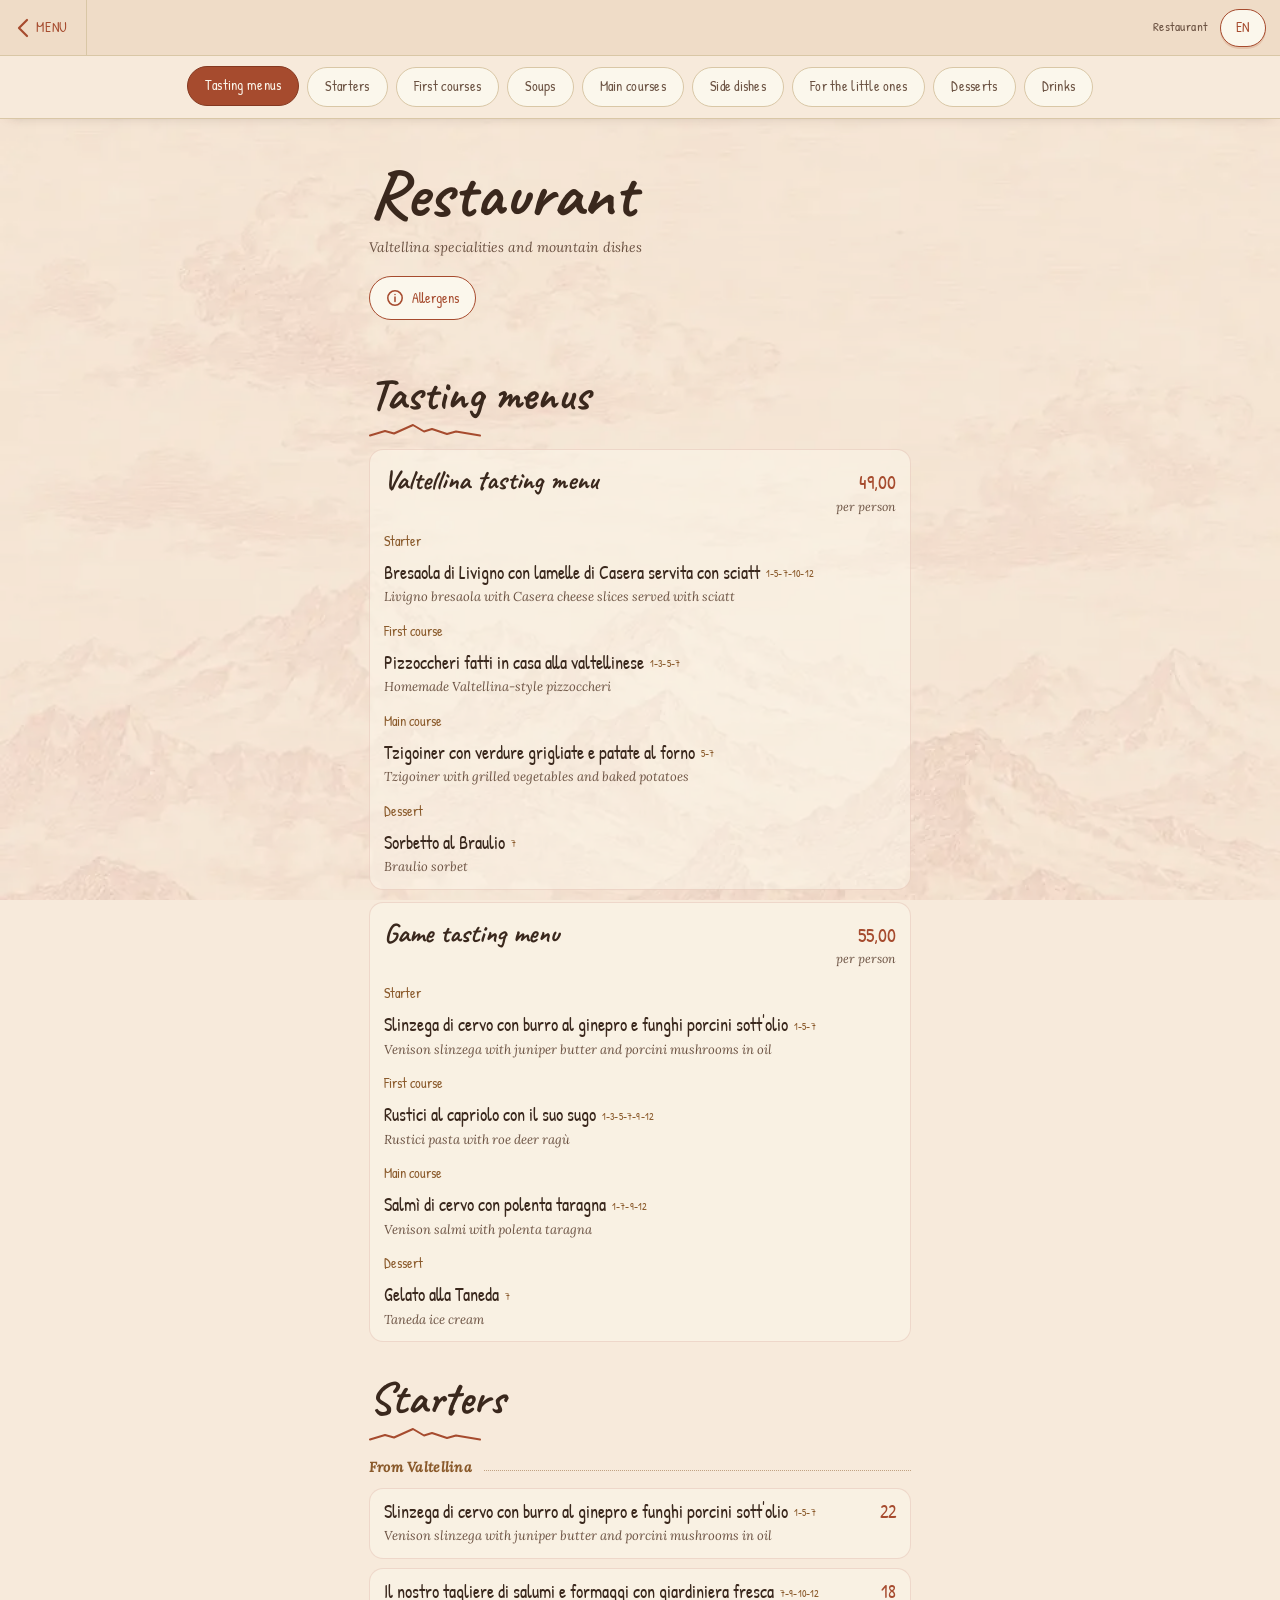
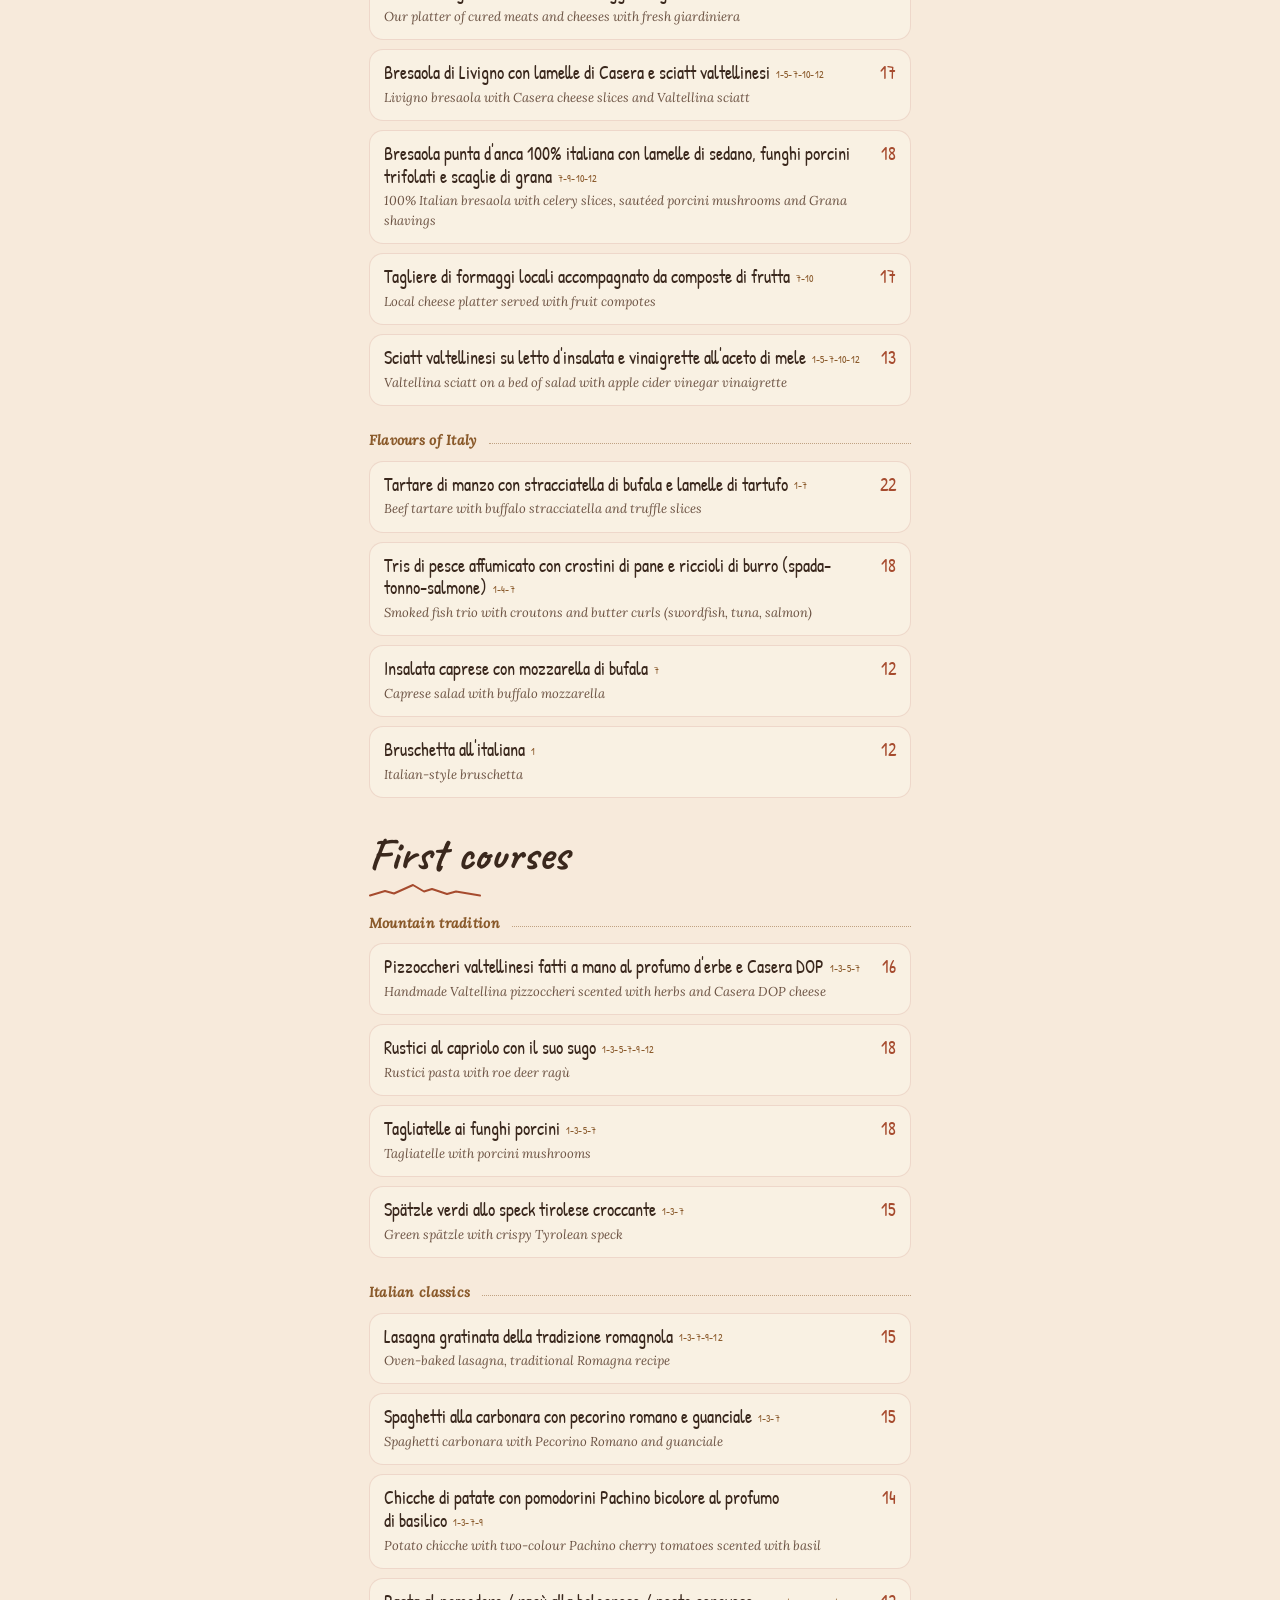
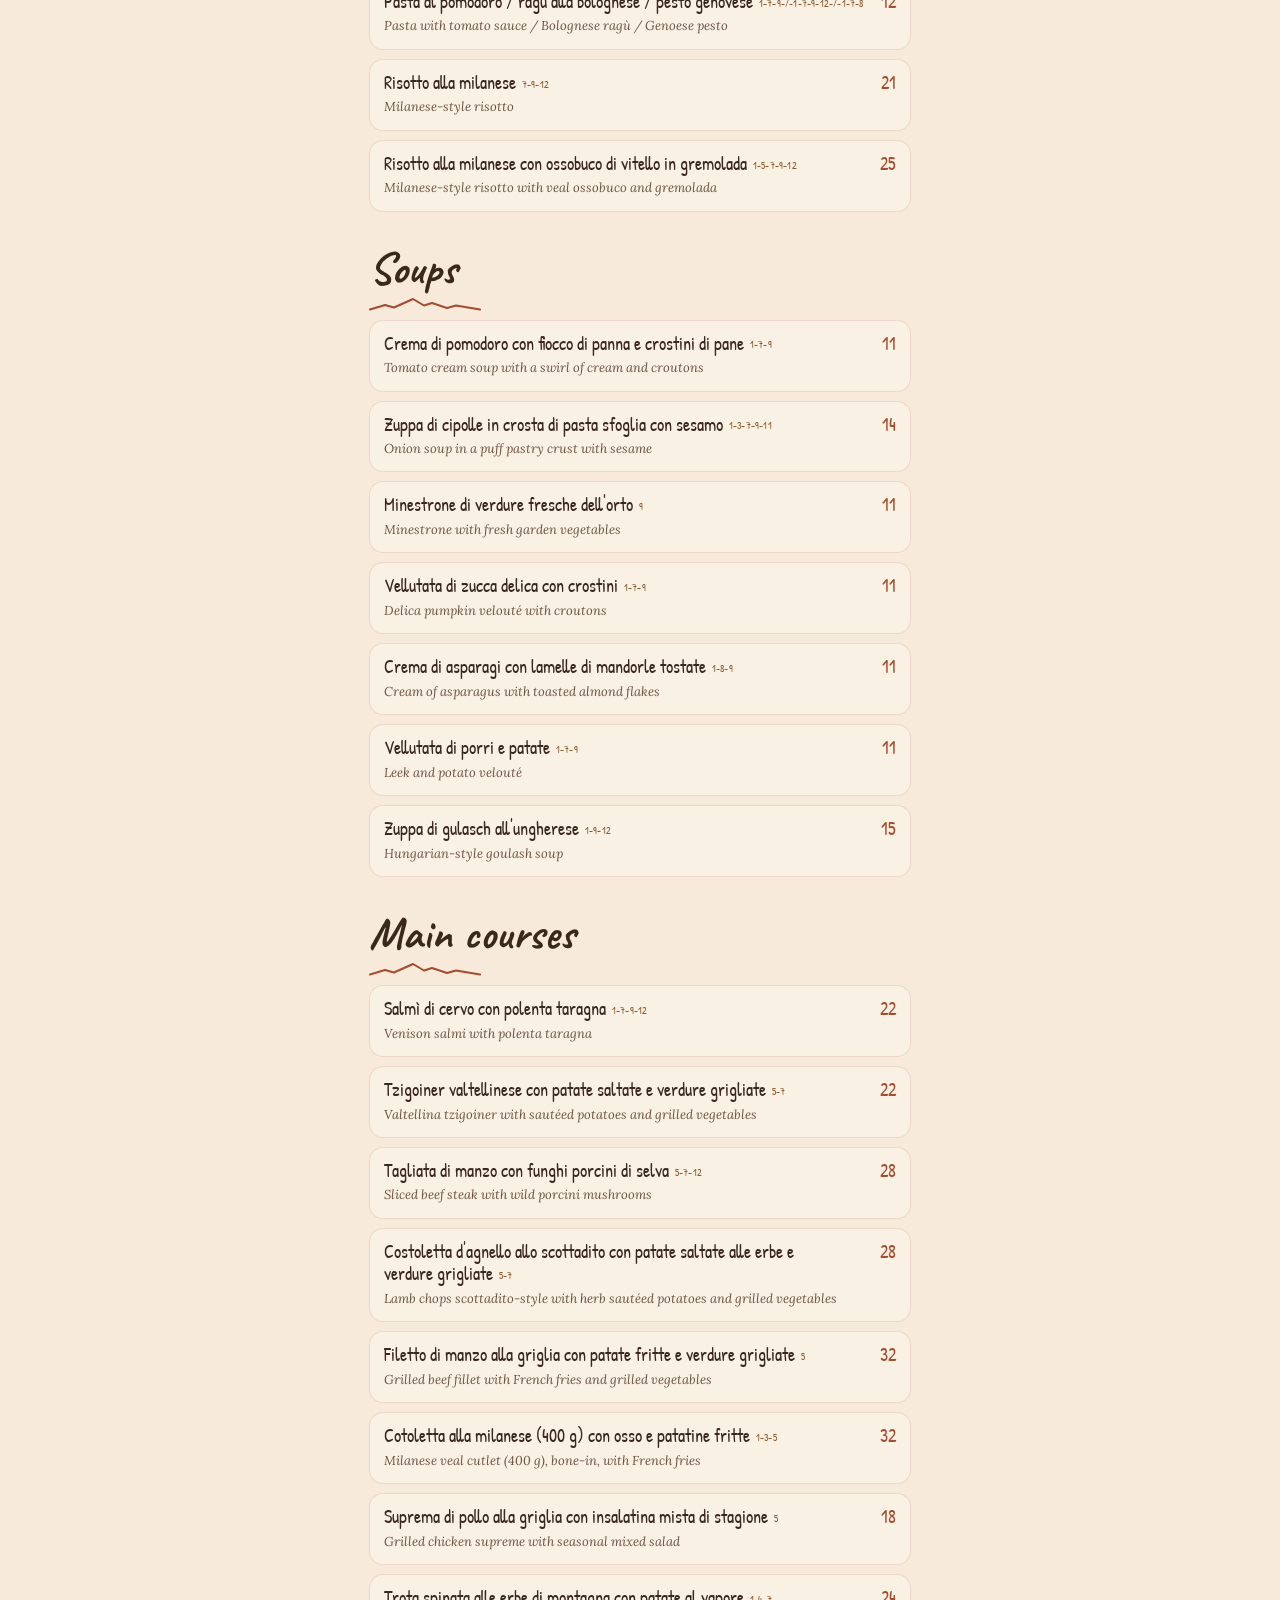
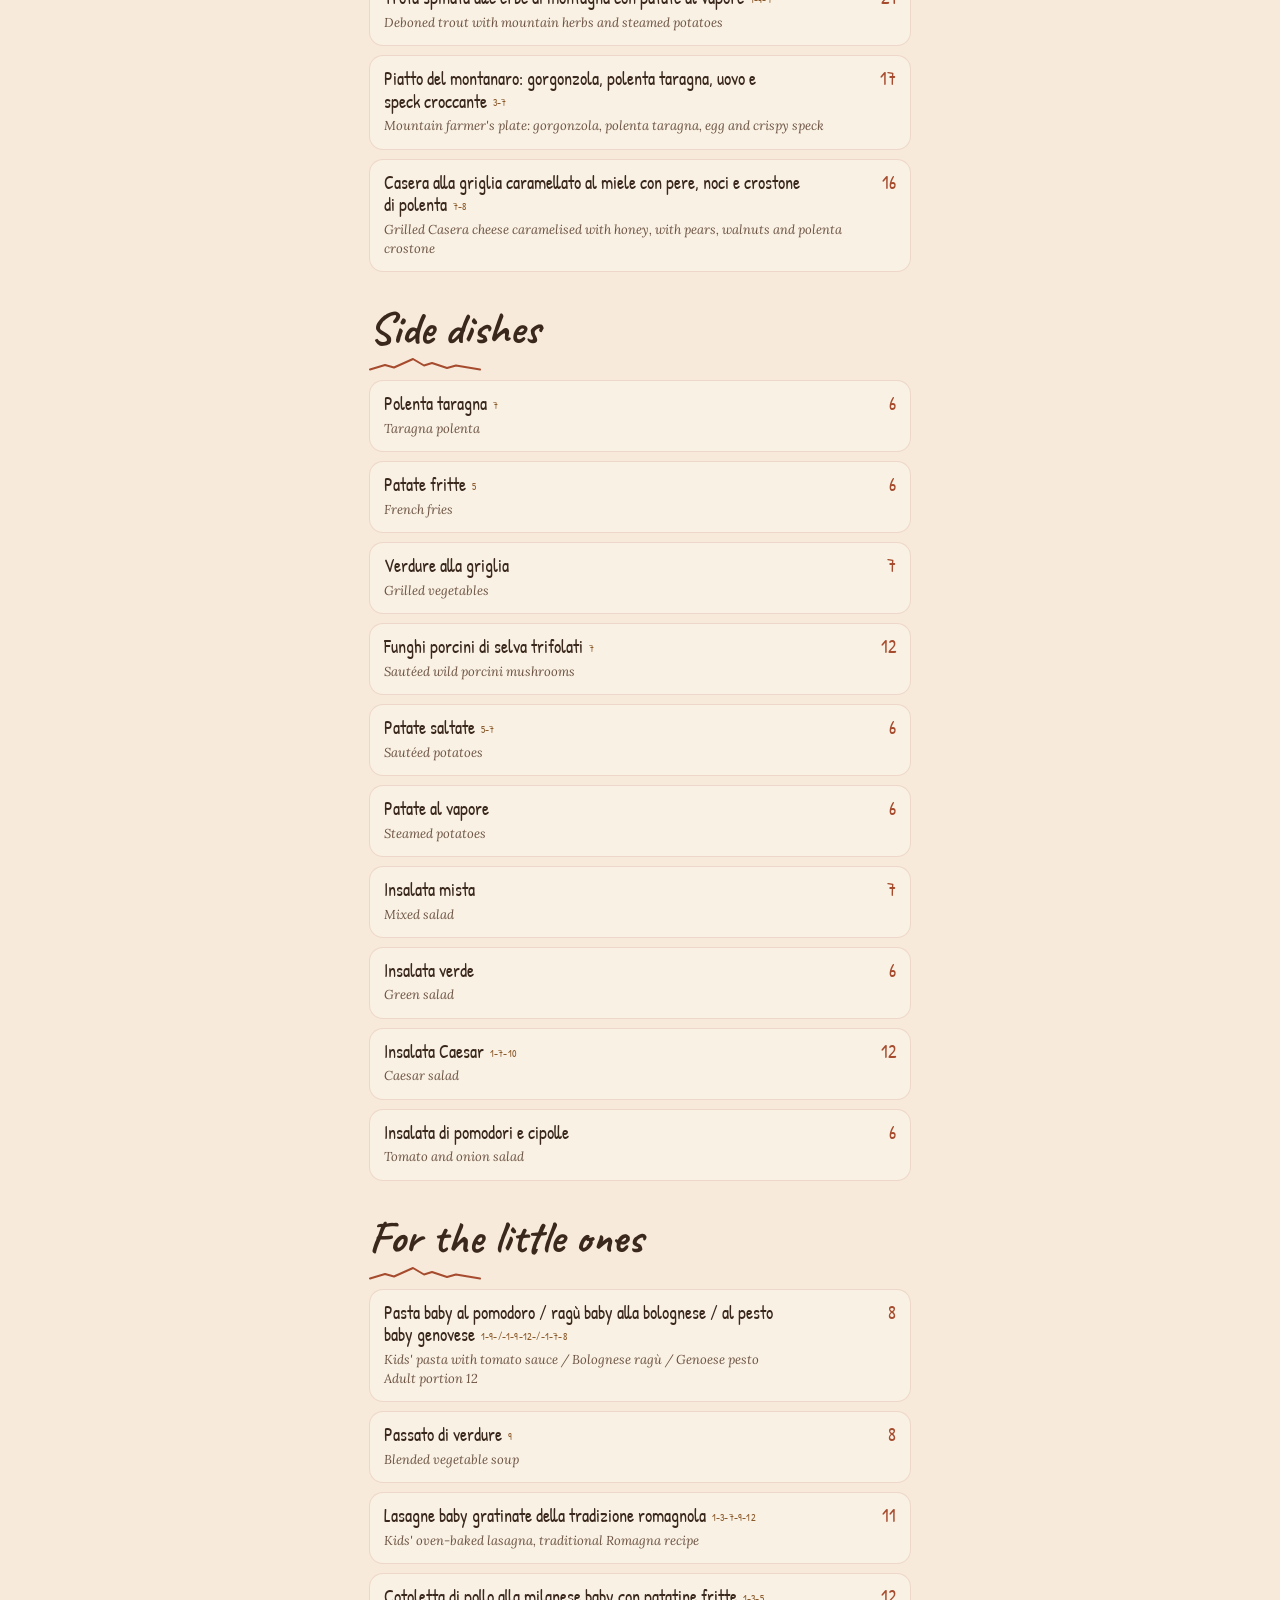
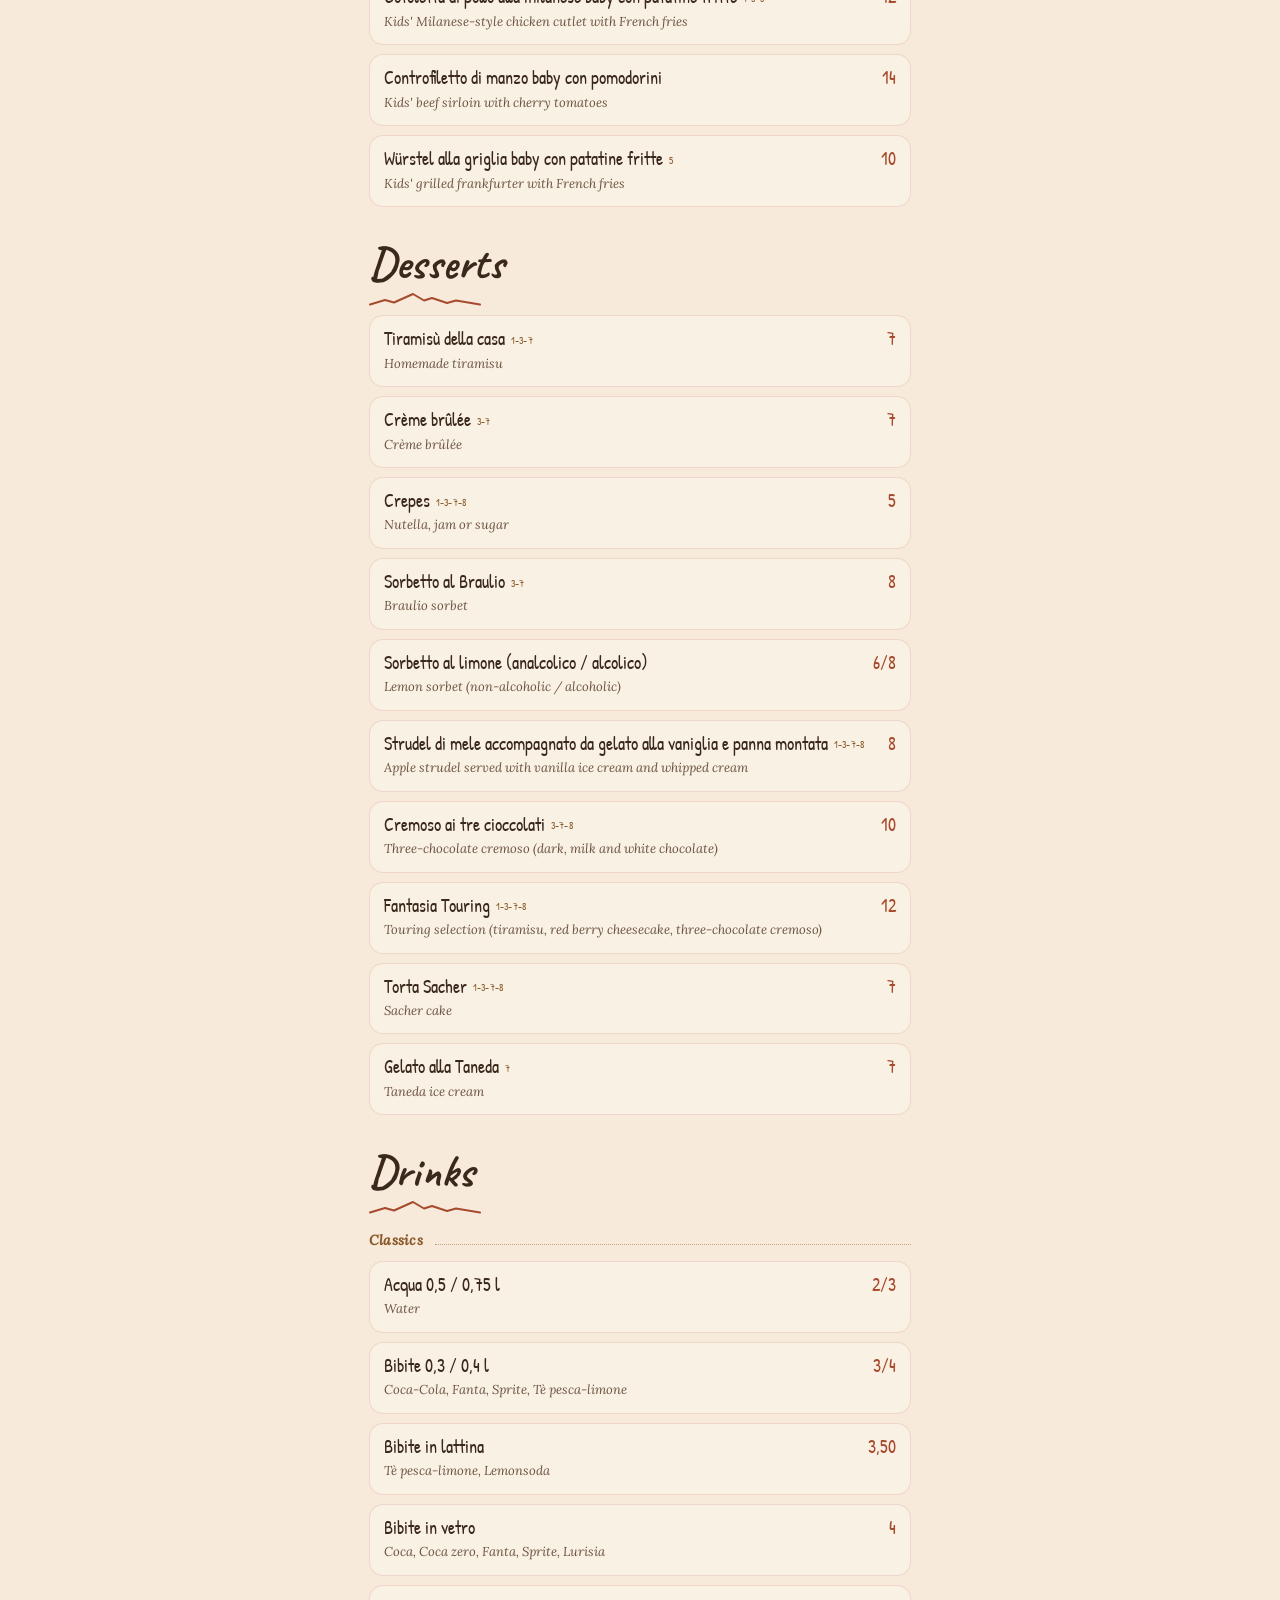
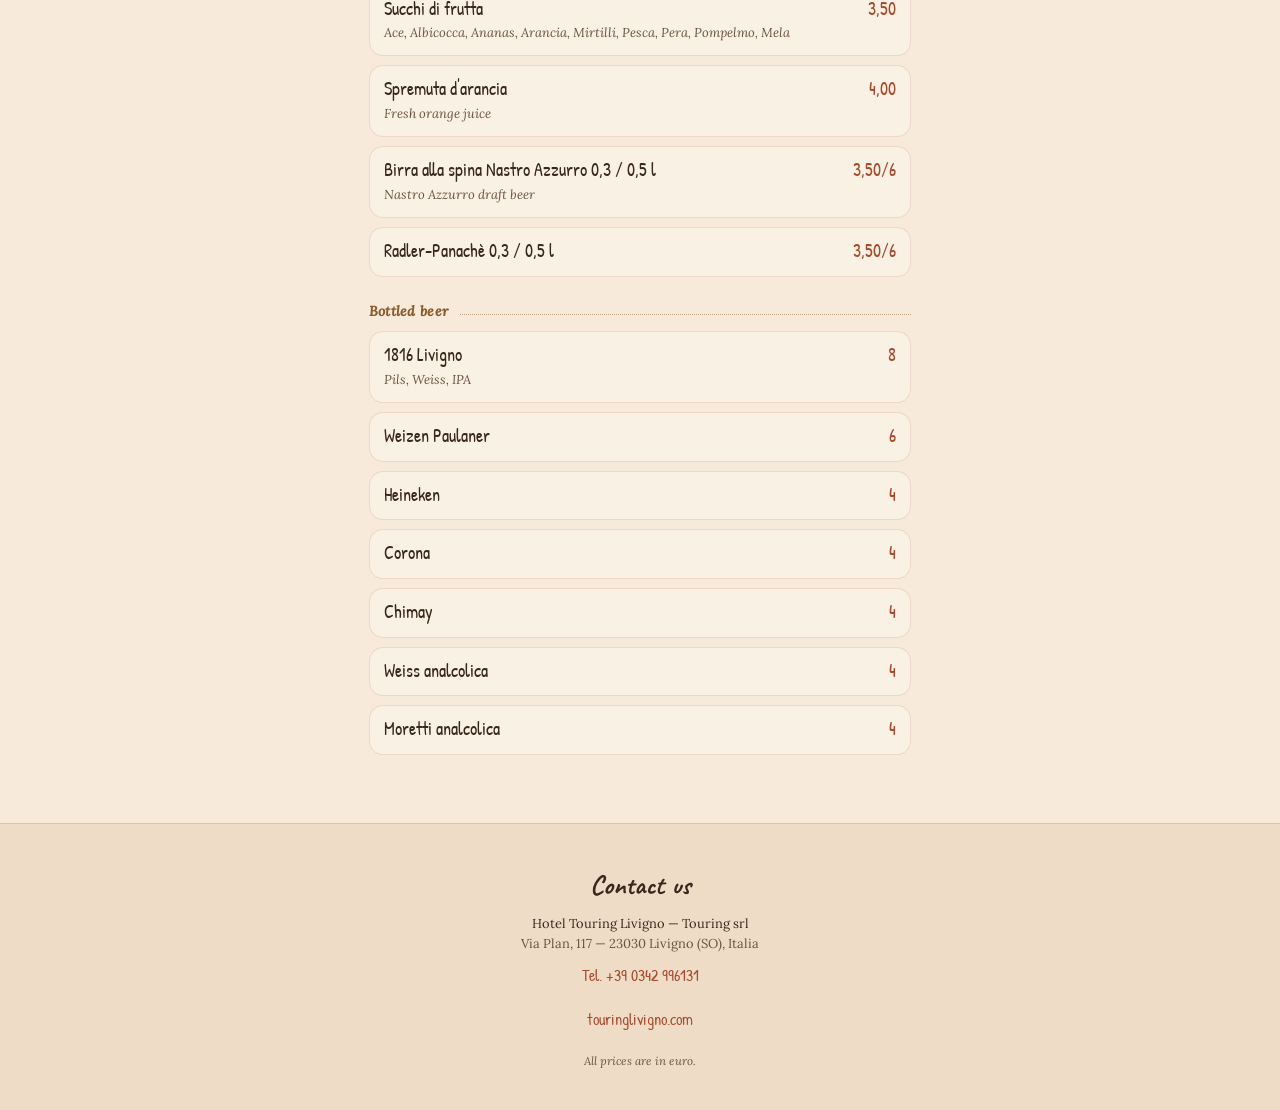
<file: ristorante.html>
<!DOCTYPE html>
<html lang="it">
<head>
  <meta charset="UTF-8">
  <meta name="viewport" content="width=device-width, initial-scale=1, viewport-fit=cover">
  <meta name="theme-color" content="#F7EADB">
  <title>Ristorante — Hotel Touring Livigno</title>
  <meta name="description" content="Menù del ristorante dell'Hotel Touring a Livigno: specialità valtellinesi, piatti di montagna, degustazioni e dolci.">
  <link rel="canonical" href="https://touring-menu.com/ristorante.html">
  <meta property="og:title" content="Ristorante — Hotel Touring Livigno">
  <meta property="og:description" content="Menù del ristorante dell'Hotel Touring a Livigno: specialità valtellinesi, piatti di montagna, degustazioni e dolci.">
  <meta property="og:type" content="website">
  <meta property="og:url" content="https://touring-menu.com/ristorante.html">
  <meta property="og:image" content="https://touring-menu.com/icon.png">
  <link rel="icon" type="image/png" sizes="192x192" href="icon.png">
  <link rel="apple-touch-icon" sizes="180x180" href="icon.png">
  <link rel="manifest" href="site.webmanifest">
  <link rel="preload" href="assets/fonts/patrickhand-normal-400-latin.woff2" as="font" type="font/woff2" crossorigin>
  <link rel="preload" href="assets/mountains.webp" as="image">
  <link rel="stylesheet" href="css/style.css">
</head>
<body>
  <div class="mtn" aria-hidden="true"></div>
  <header class="site-header">
    <a class="back-btn" href="index.html"><svg width="14" height="22" viewBox="0 0 14 22" fill="none" stroke="currentColor" stroke-width="2.2" stroke-linecap="round" stroke-linejoin="round" aria-hidden="true"><path d="M11 3 3 11l8 8"/></svg><span data-t="menu">Menù</span></a>
    <span class="compact-title" id="compact-title"></span>
    <button class="lang-pill" type="button" data-lang-open aria-label="Lingua"><span class="code">IT</span></button>
  </header>
  <nav class="navbar" id="tabs" aria-label="Categorie"></nav>
  <div class="intro">
    <h1 id="page-title"></h1>
    <p id="page-subtitle" hidden></p>
    <div class="intro-actions"><button class="chip" type="button" data-alg-open><svg width="18" height="18" viewBox="0 0 20 20" fill="none" stroke="currentColor" stroke-width="1.7" stroke-linecap="round" stroke-linejoin="round" aria-hidden="true"><circle cx="10" cy="10" r="8"/><path d="M10 9v5M10 6v.01"/></svg><span data-t="allergens">Allergeni</span></button></div>
  </div>
  <main><div id="menu-container"></div></main>
  <a class="fab-back" id="fab" href="index.html" aria-label="Torna ai menù"><svg width="14" height="22" viewBox="0 0 14 22" fill="none" stroke="currentColor" stroke-width="2.2" stroke-linecap="round" stroke-linejoin="round" aria-hidden="true"><path d="M11 3 3 11l8 8"/></svg><span data-t="menu">Menù</span></a>
  <footer class="site-footer">
    <h2 data-t="contact">Contattaci</h2>
    <p class="biz">Hotel Touring Livigno — Touring srl</p>
    <p>Via Plan, 117 — 23030 Livigno (SO), Italia</p>
    <a href="tel:+390342996131">Tel. +39 0342 996131</a><br>
    <a href="https://touringlivigno.com" target="_blank" rel="noopener">touringlivigno.com</a>
    <p class="euro" data-t="pricesEuro">Tutti i prezzi indicati in euro.</p>
  </footer>
  <script src="js/translate.js"></script>
  <script src="js/i18n.js"></script>
  <script src="data/ristorante_data.js"></script>
  <script src="data/speciali_data.js"></script>
  <script src="data/i18n/ristorante.js"></script>
  <script src="data/i18n/speciali.js"></script>
  <script src="js/render.js"></script>
  <script>renderMenu(RISTORANTE_DATA, { key: 'ristorante', tasting: SPECIALI_DATA });</script>
  <script src="js/site.js"></script>
</body>
</html>
</file>
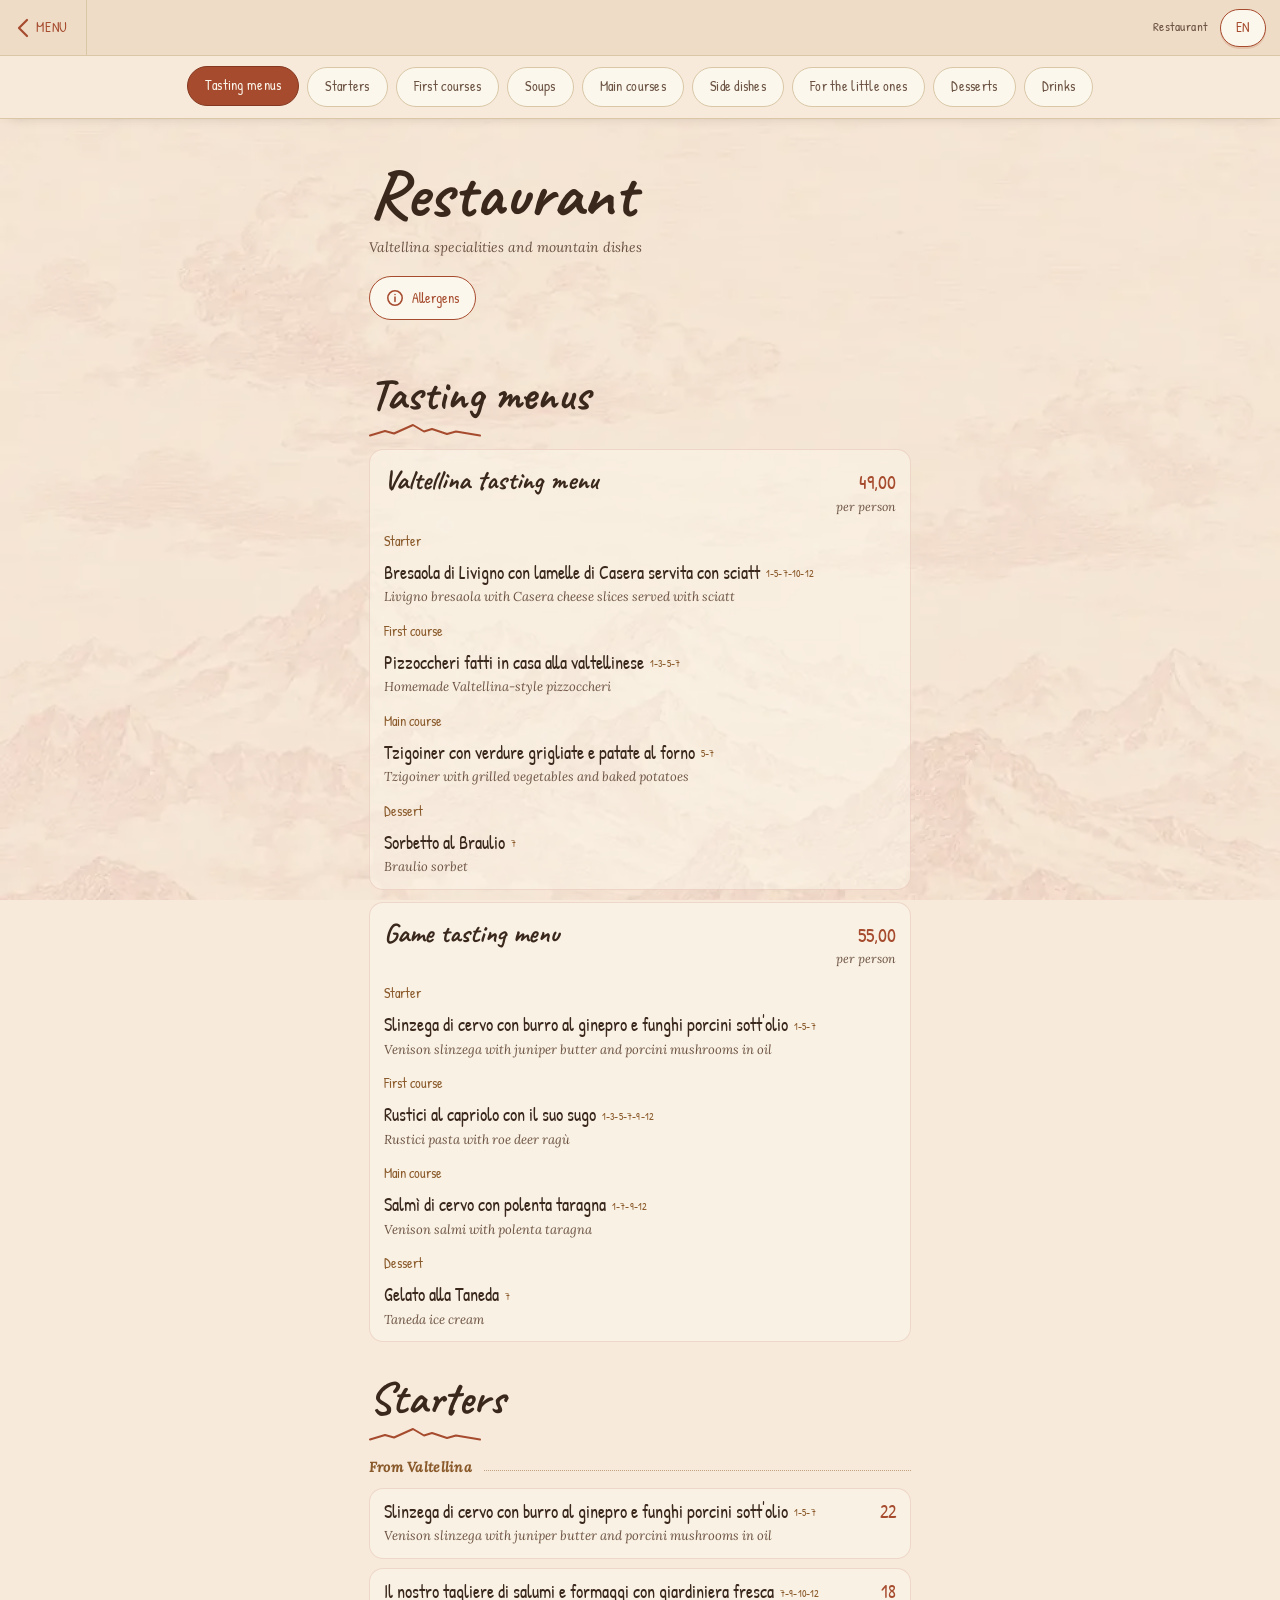
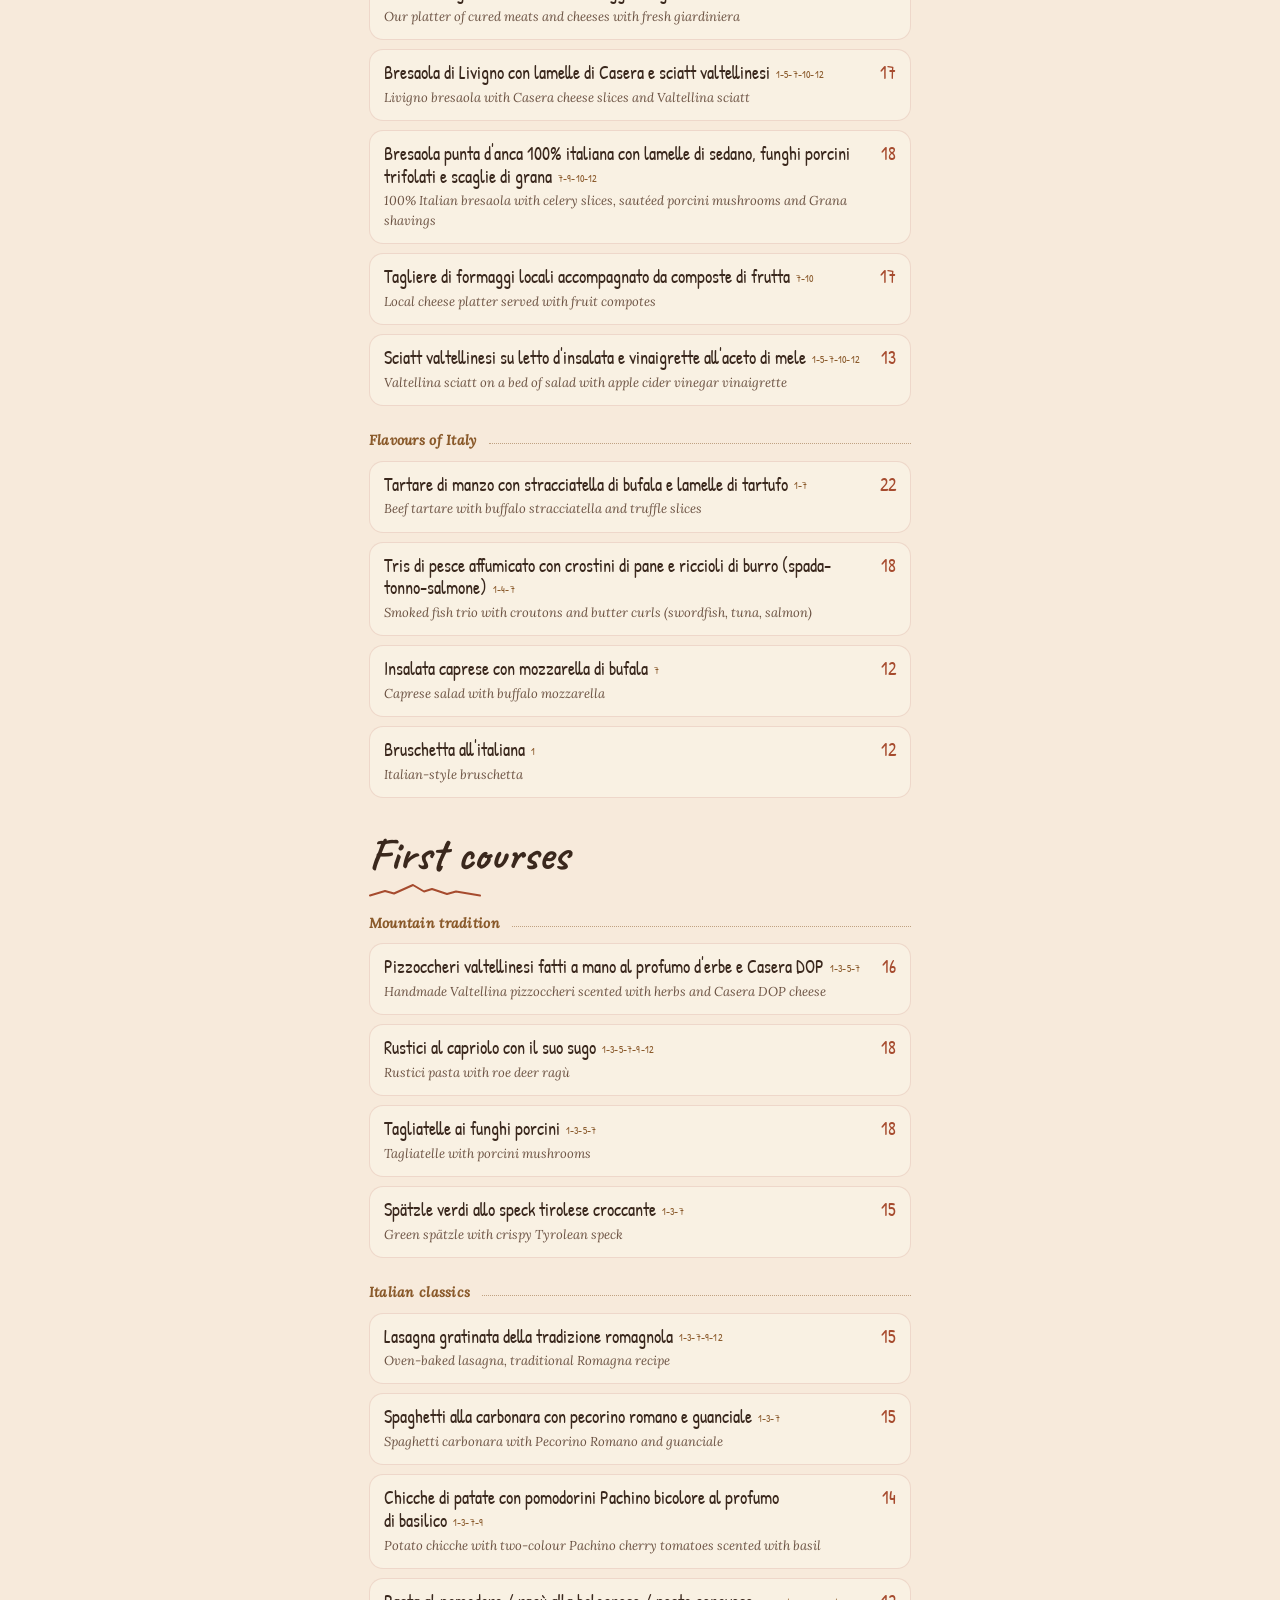
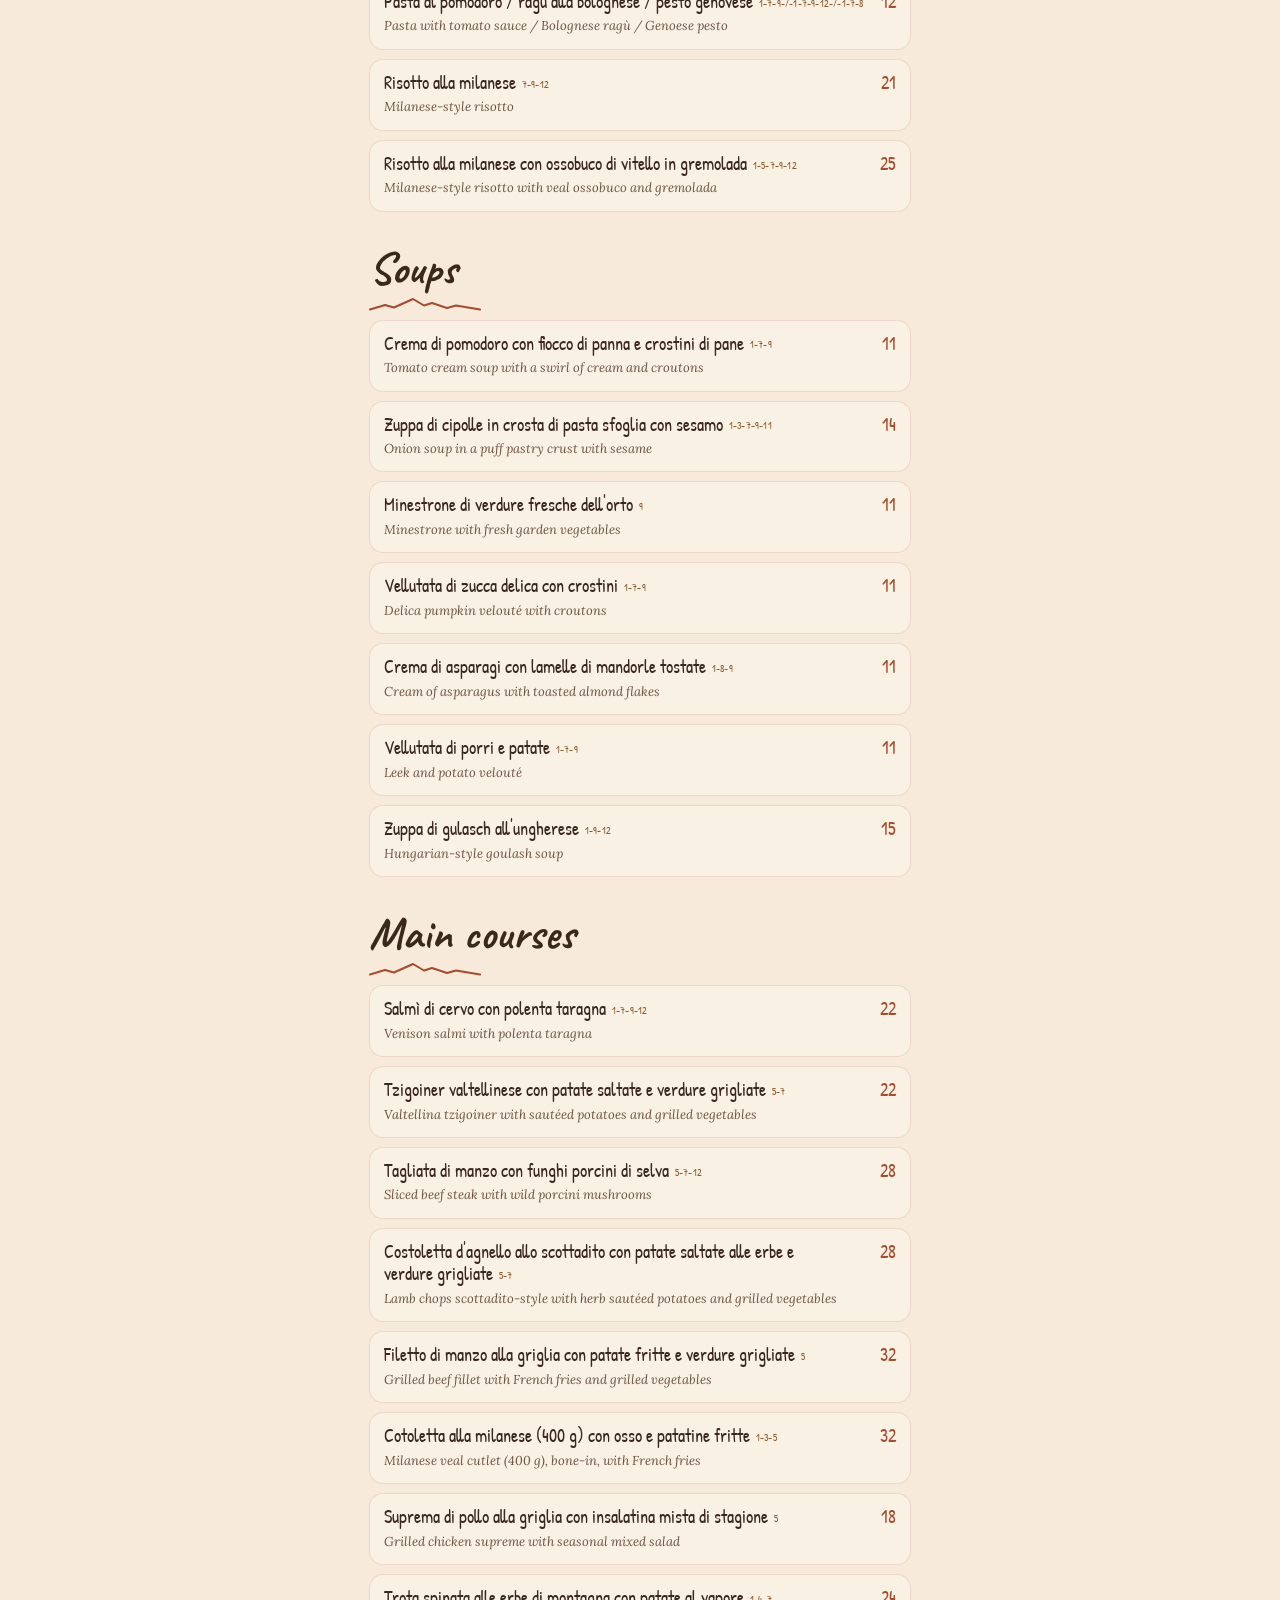
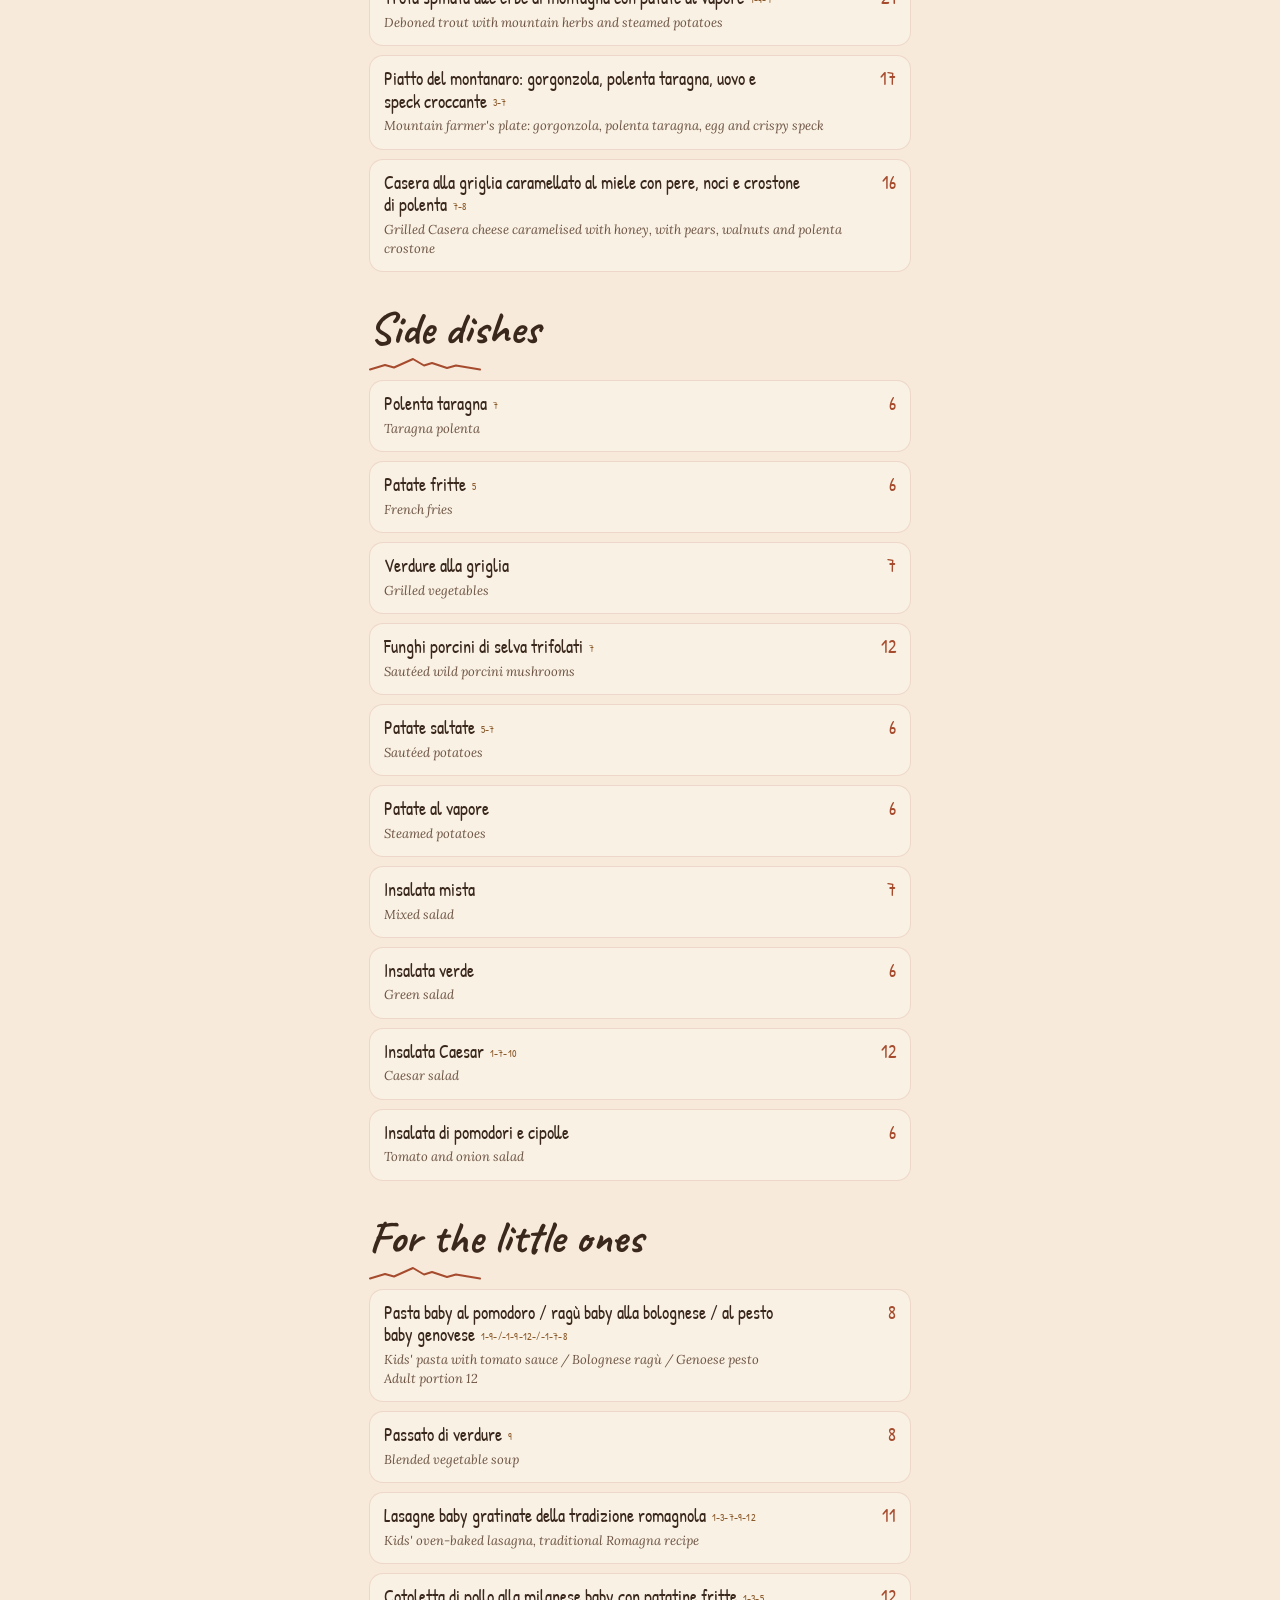
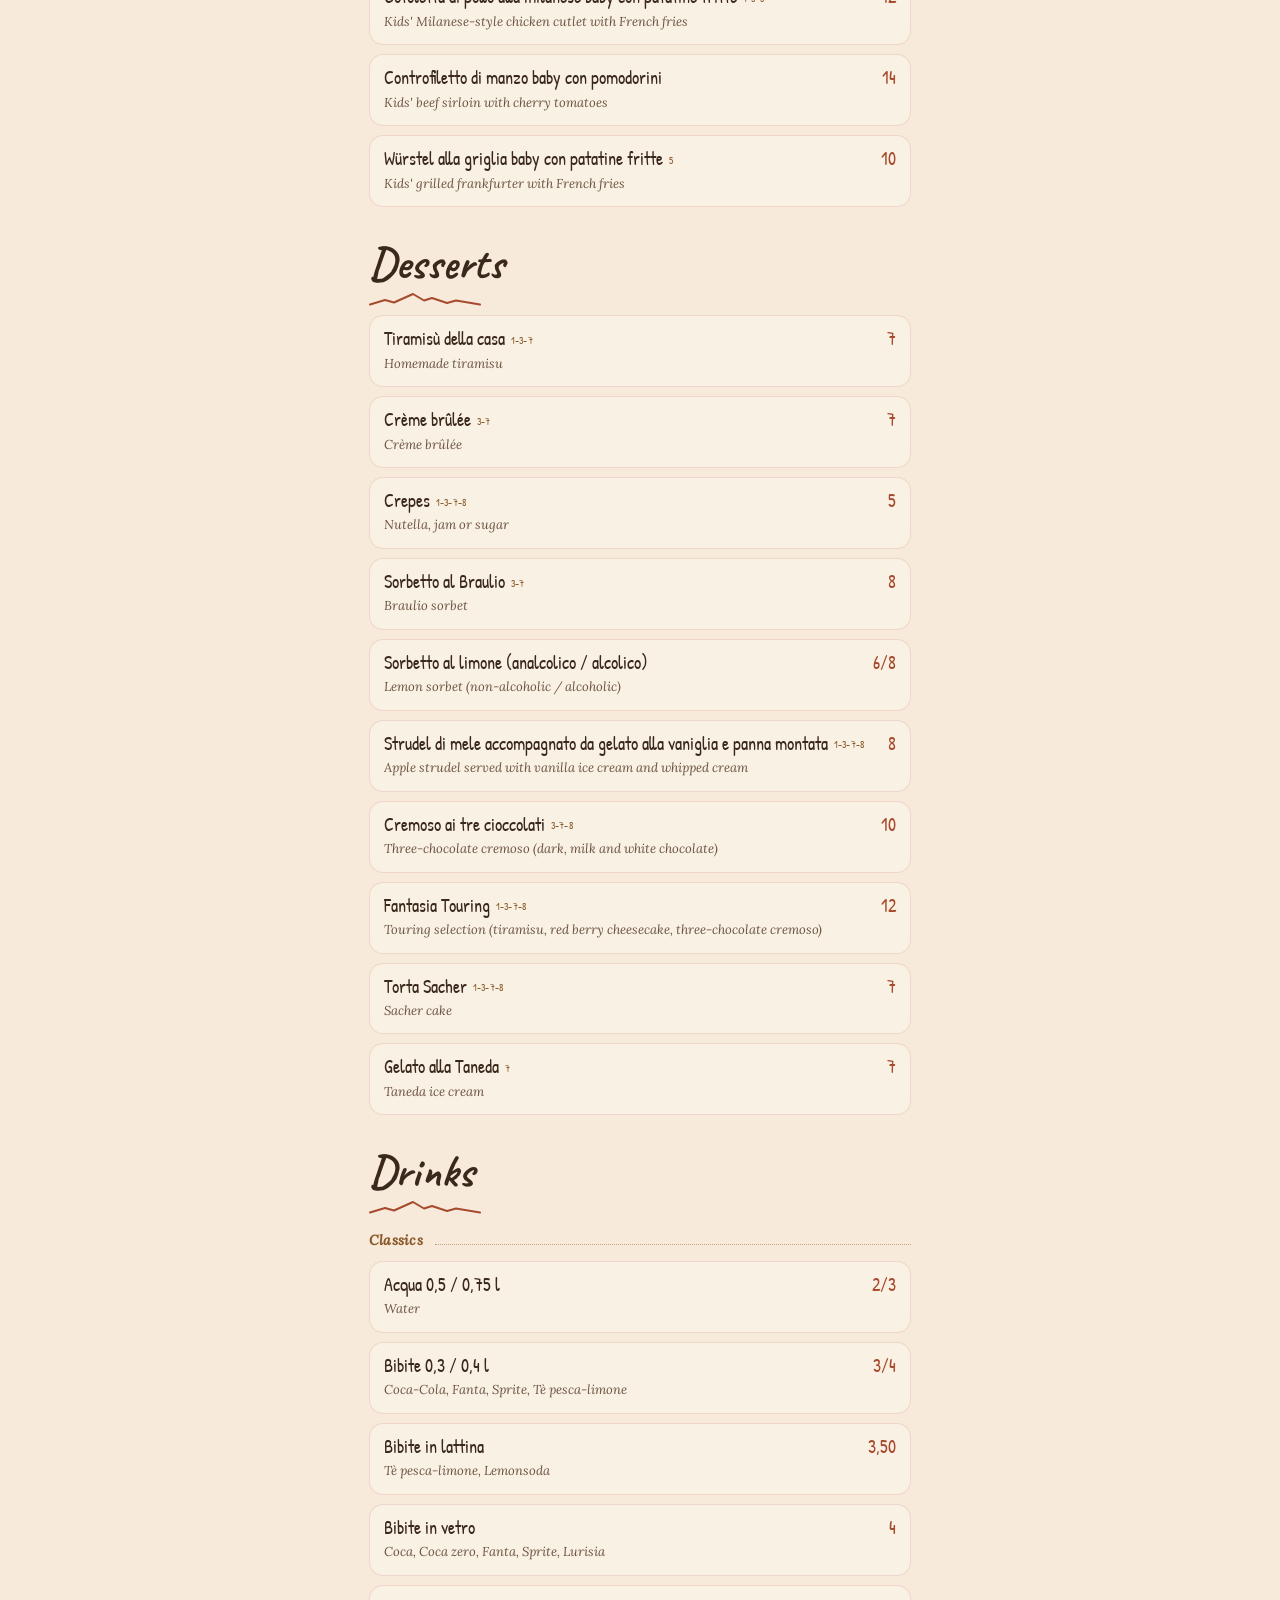
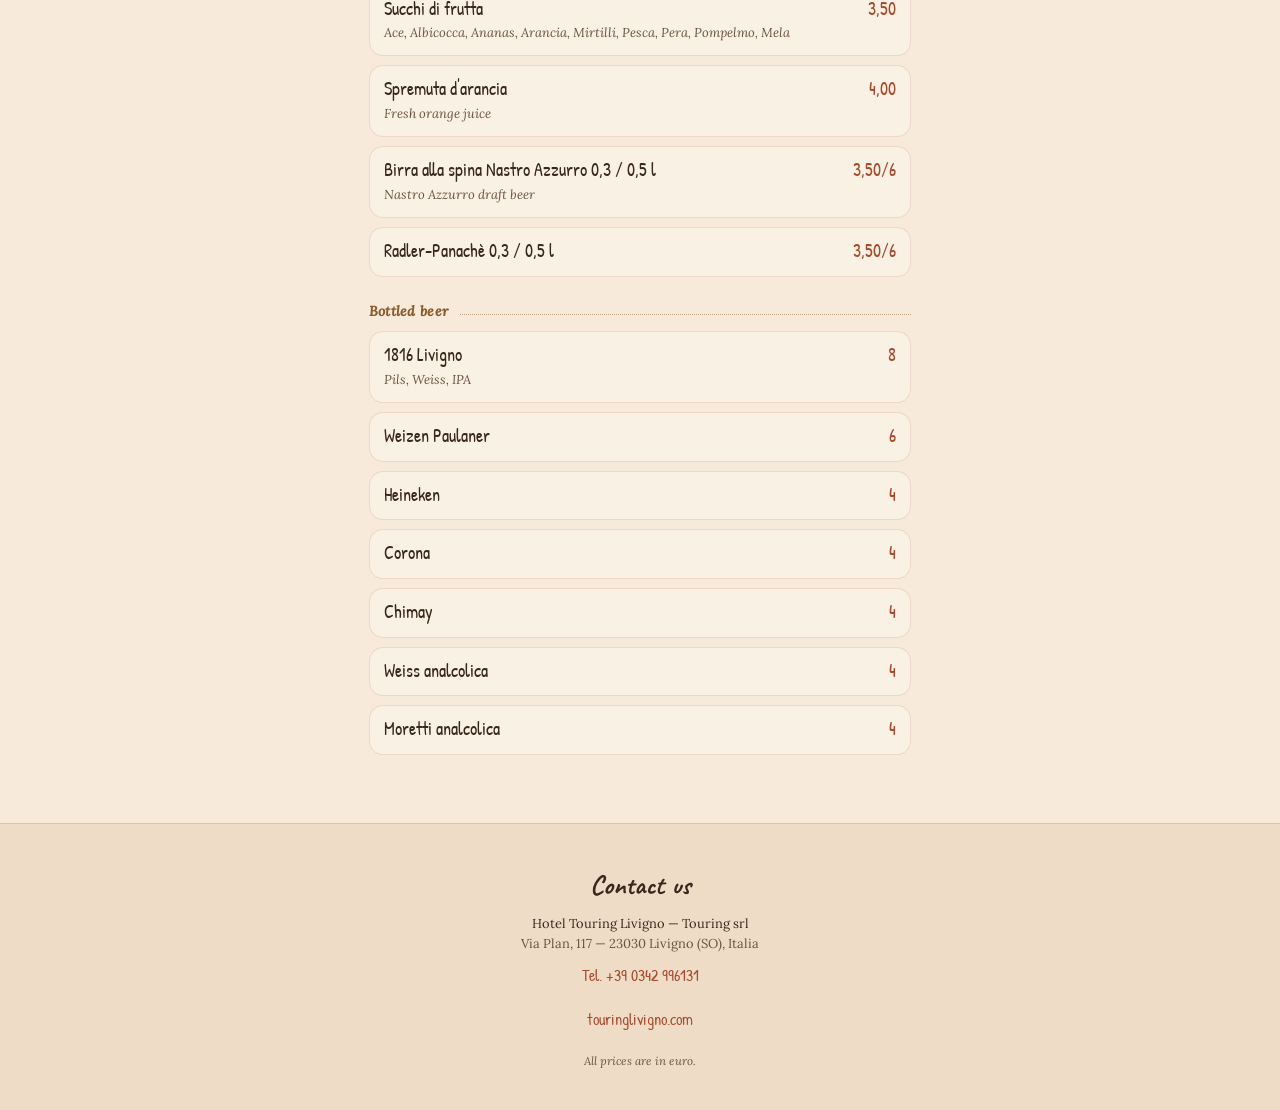
<file: speciali.html>
<!DOCTYPE html>
<html lang="it"><head><meta charset="UTF-8"><meta name="viewport" content="width=device-width, initial-scale=1">
<title>Degustazioni — Hotel Touring Livigno</title>
<meta http-equiv="refresh" content="0; url=ristorante.html#cat-degustazioni">
<link rel="canonical" href="https://touring-menu.com/ristorante.html#cat-degustazioni">
<script>location.replace('ristorante.html#cat-degustazioni');</script></head>
<body><p><a href="ristorante.html#cat-degustazioni">Degustazioni</a></p></body></html>
</file>
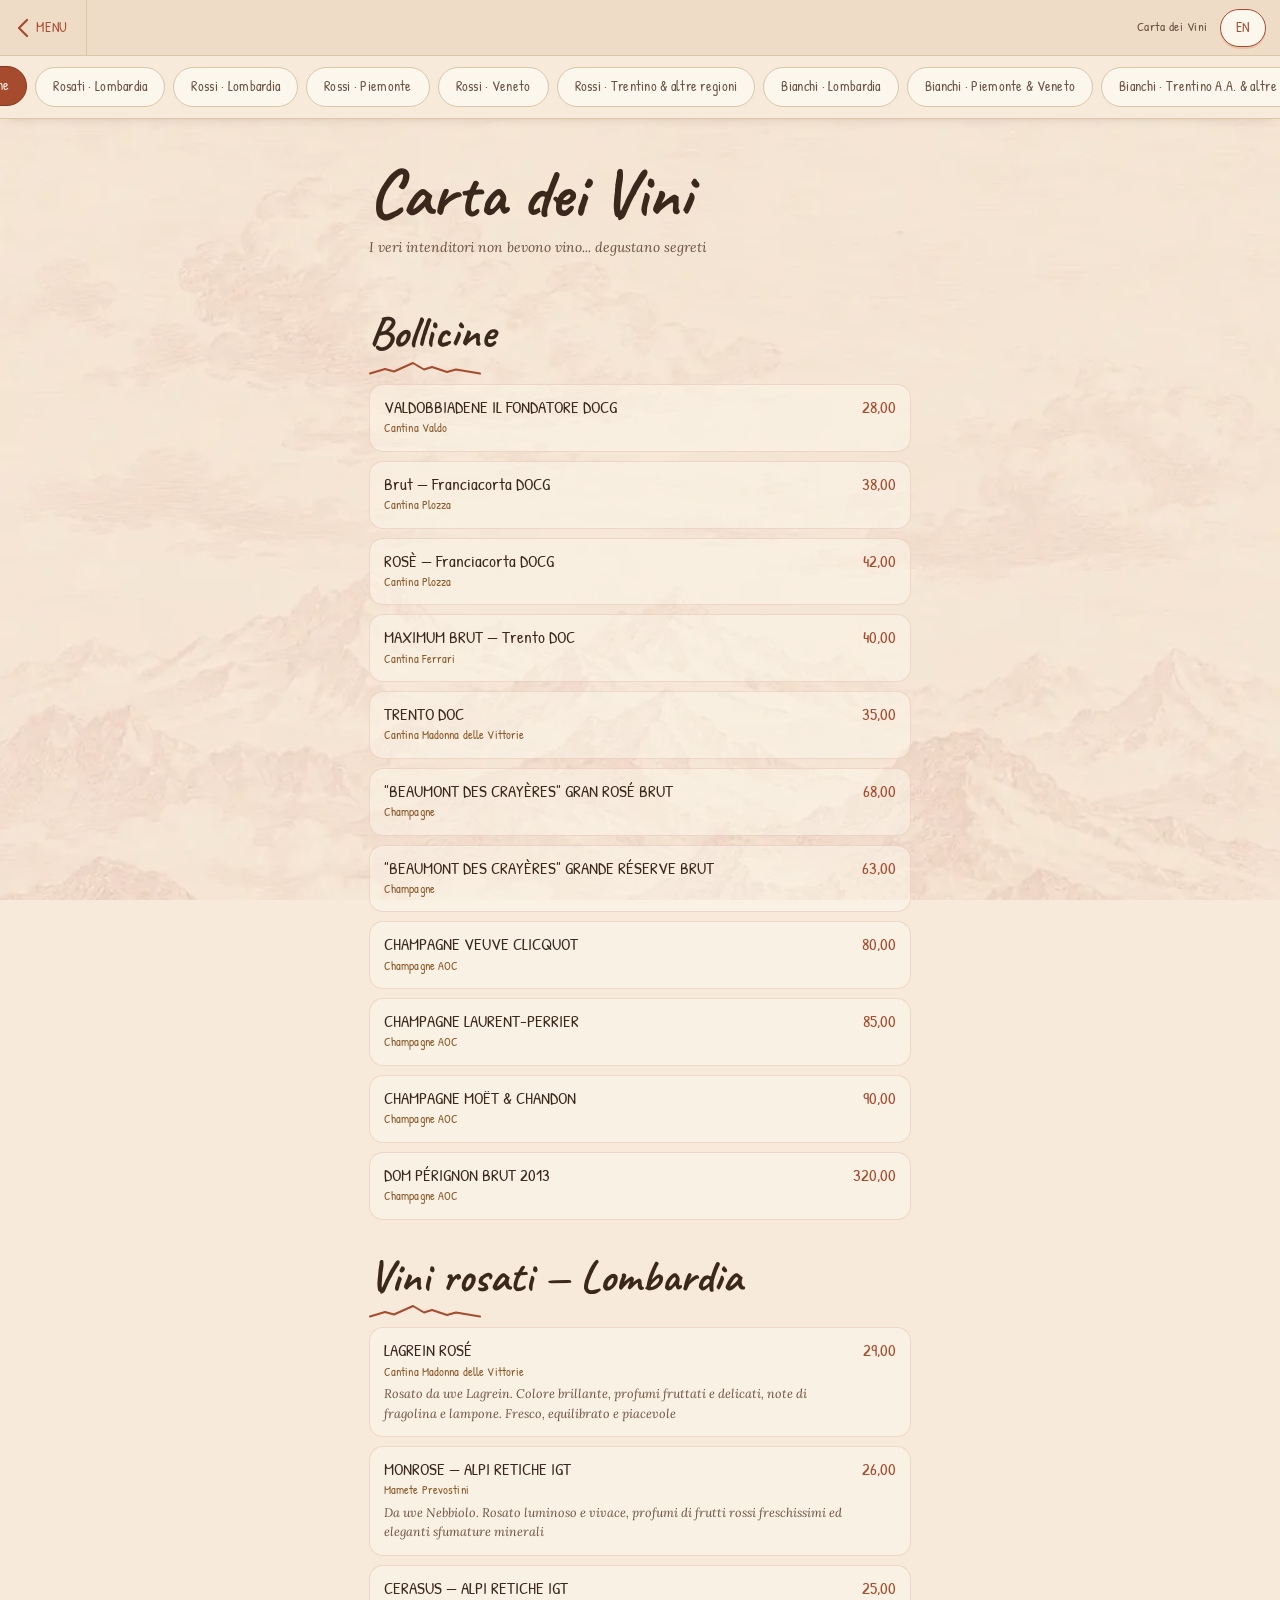
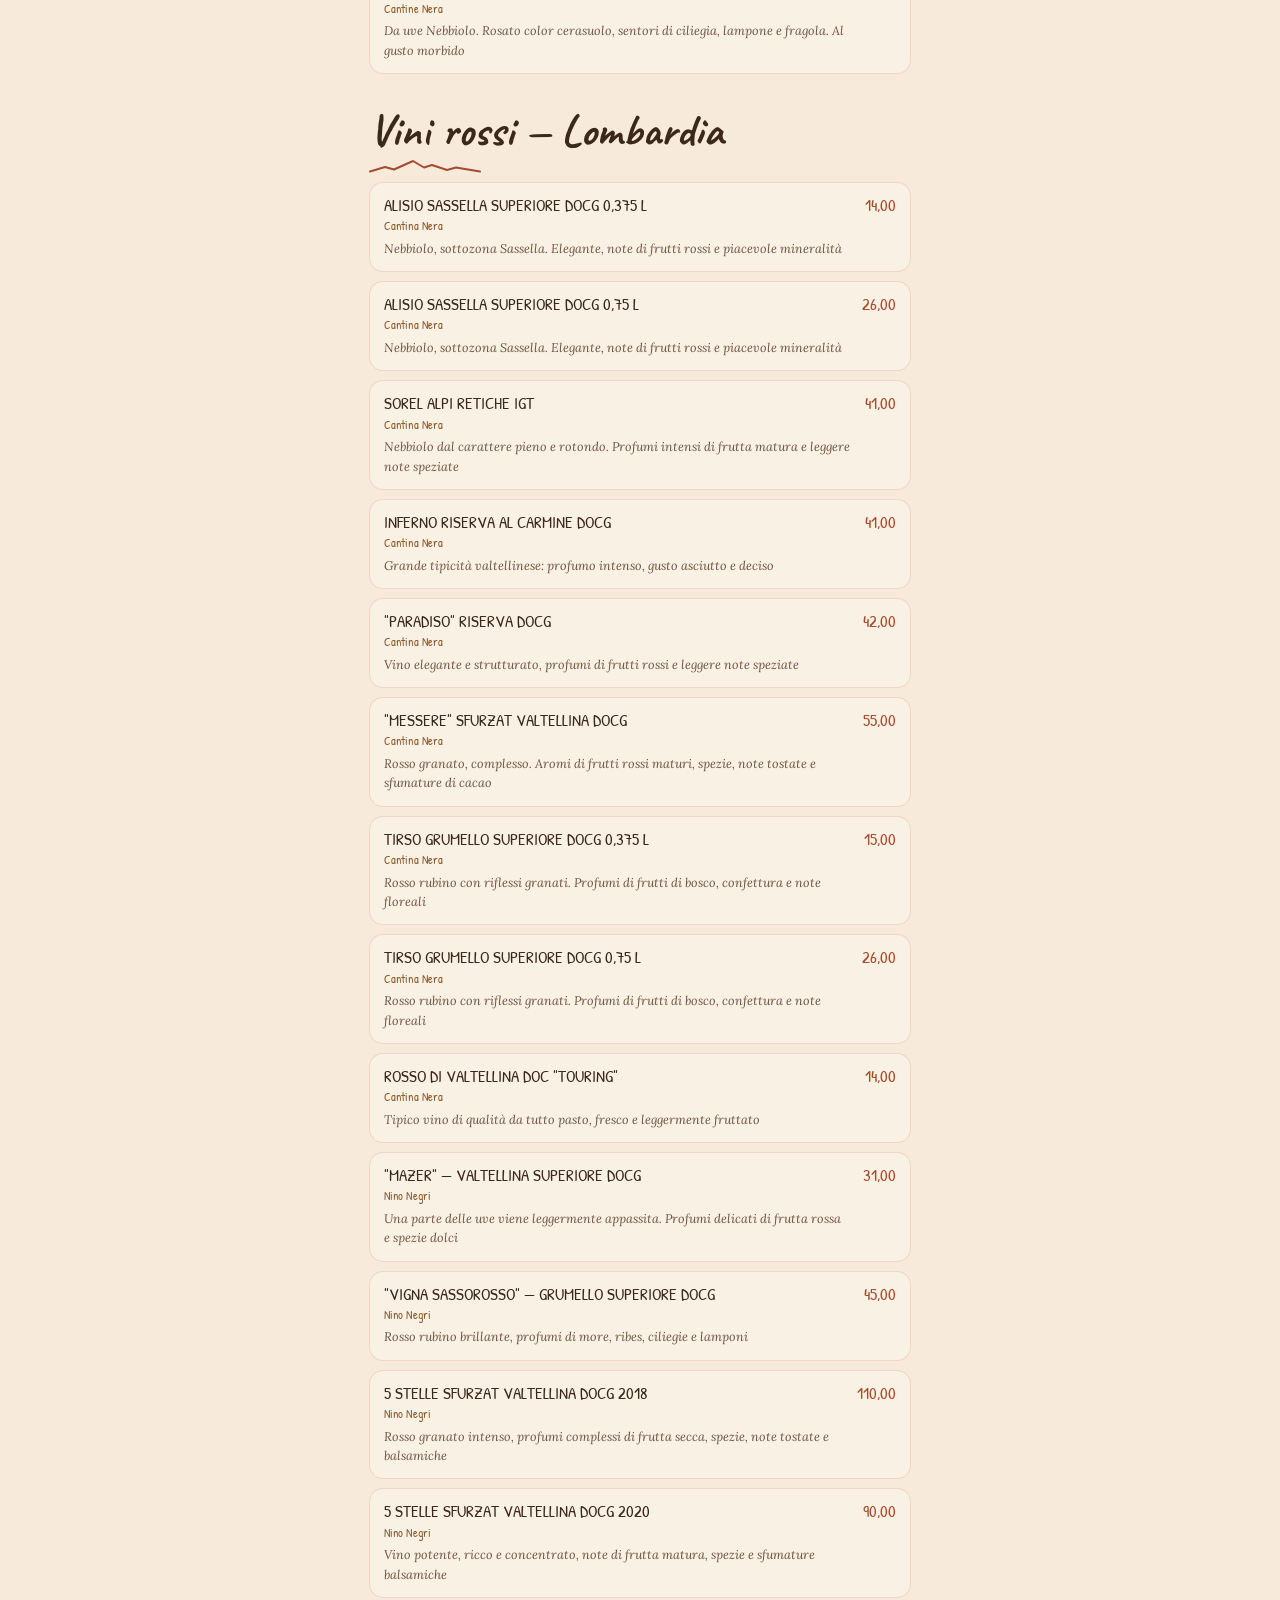
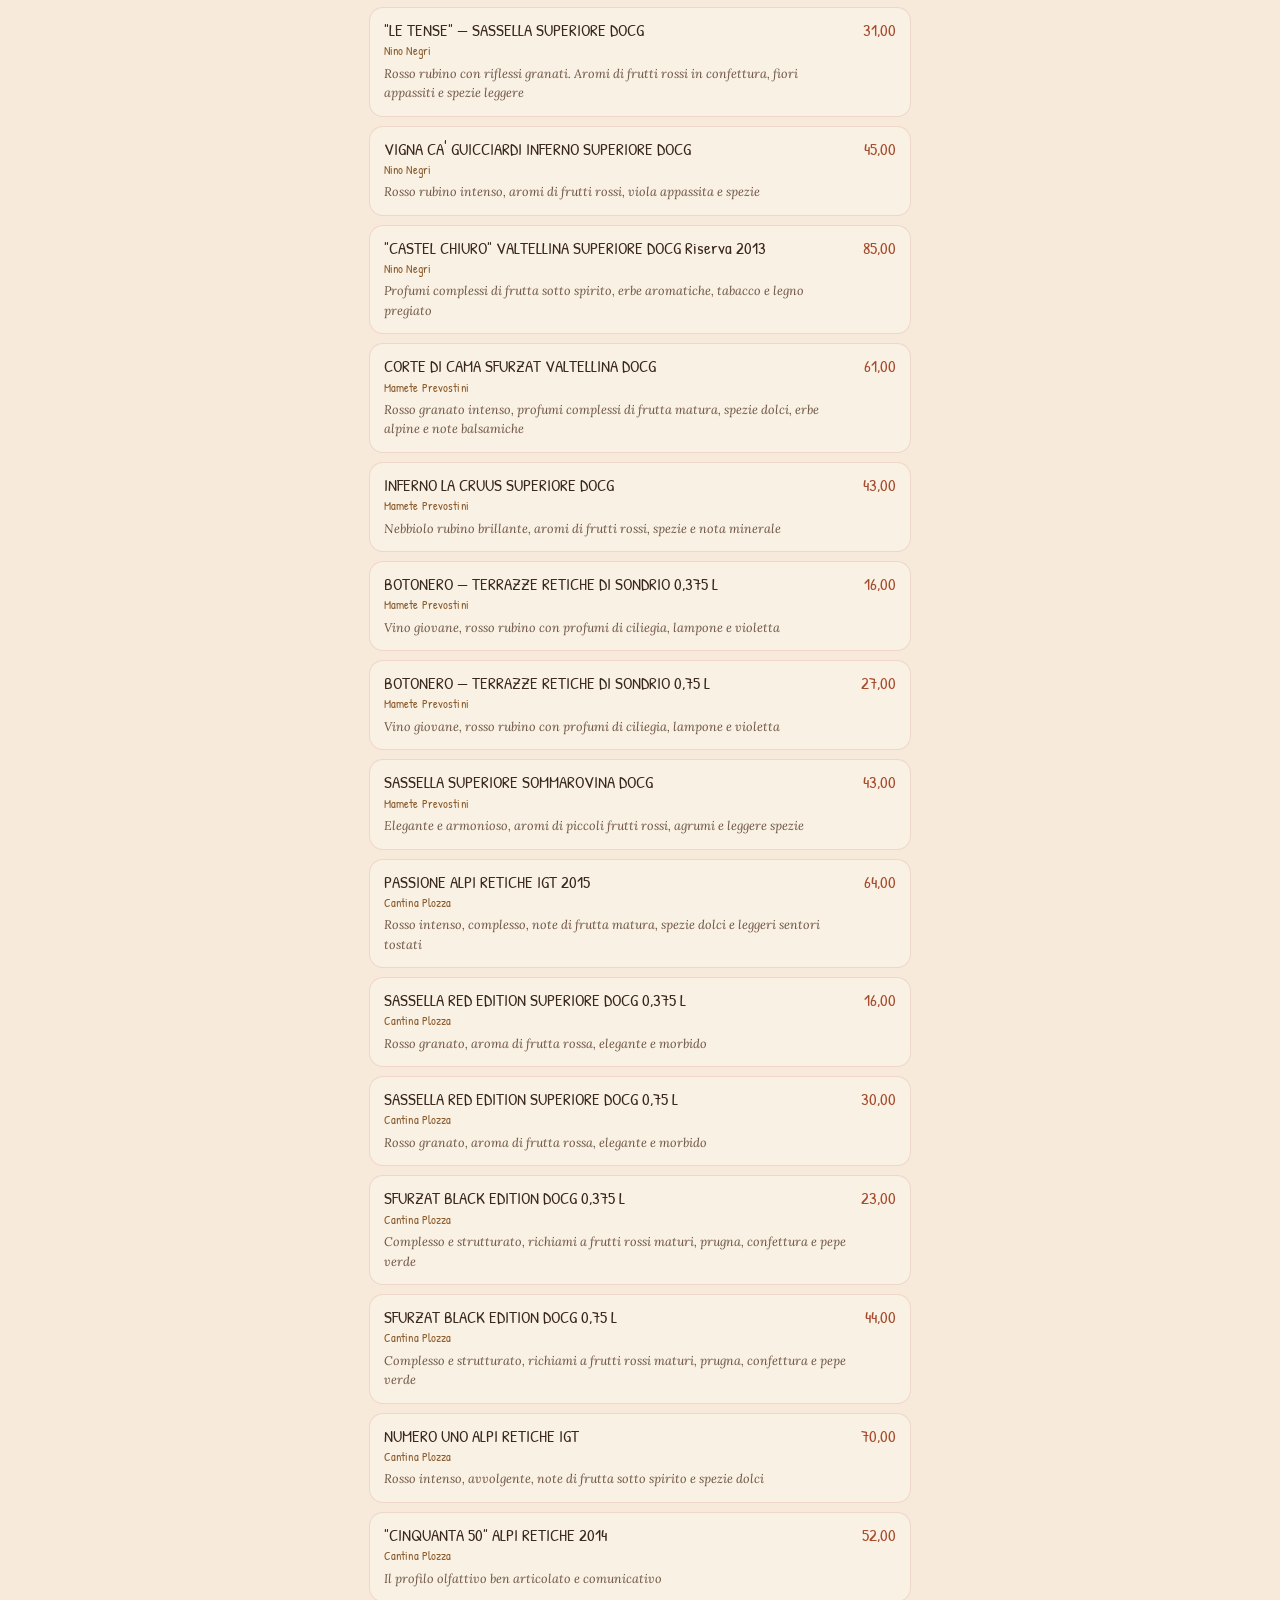
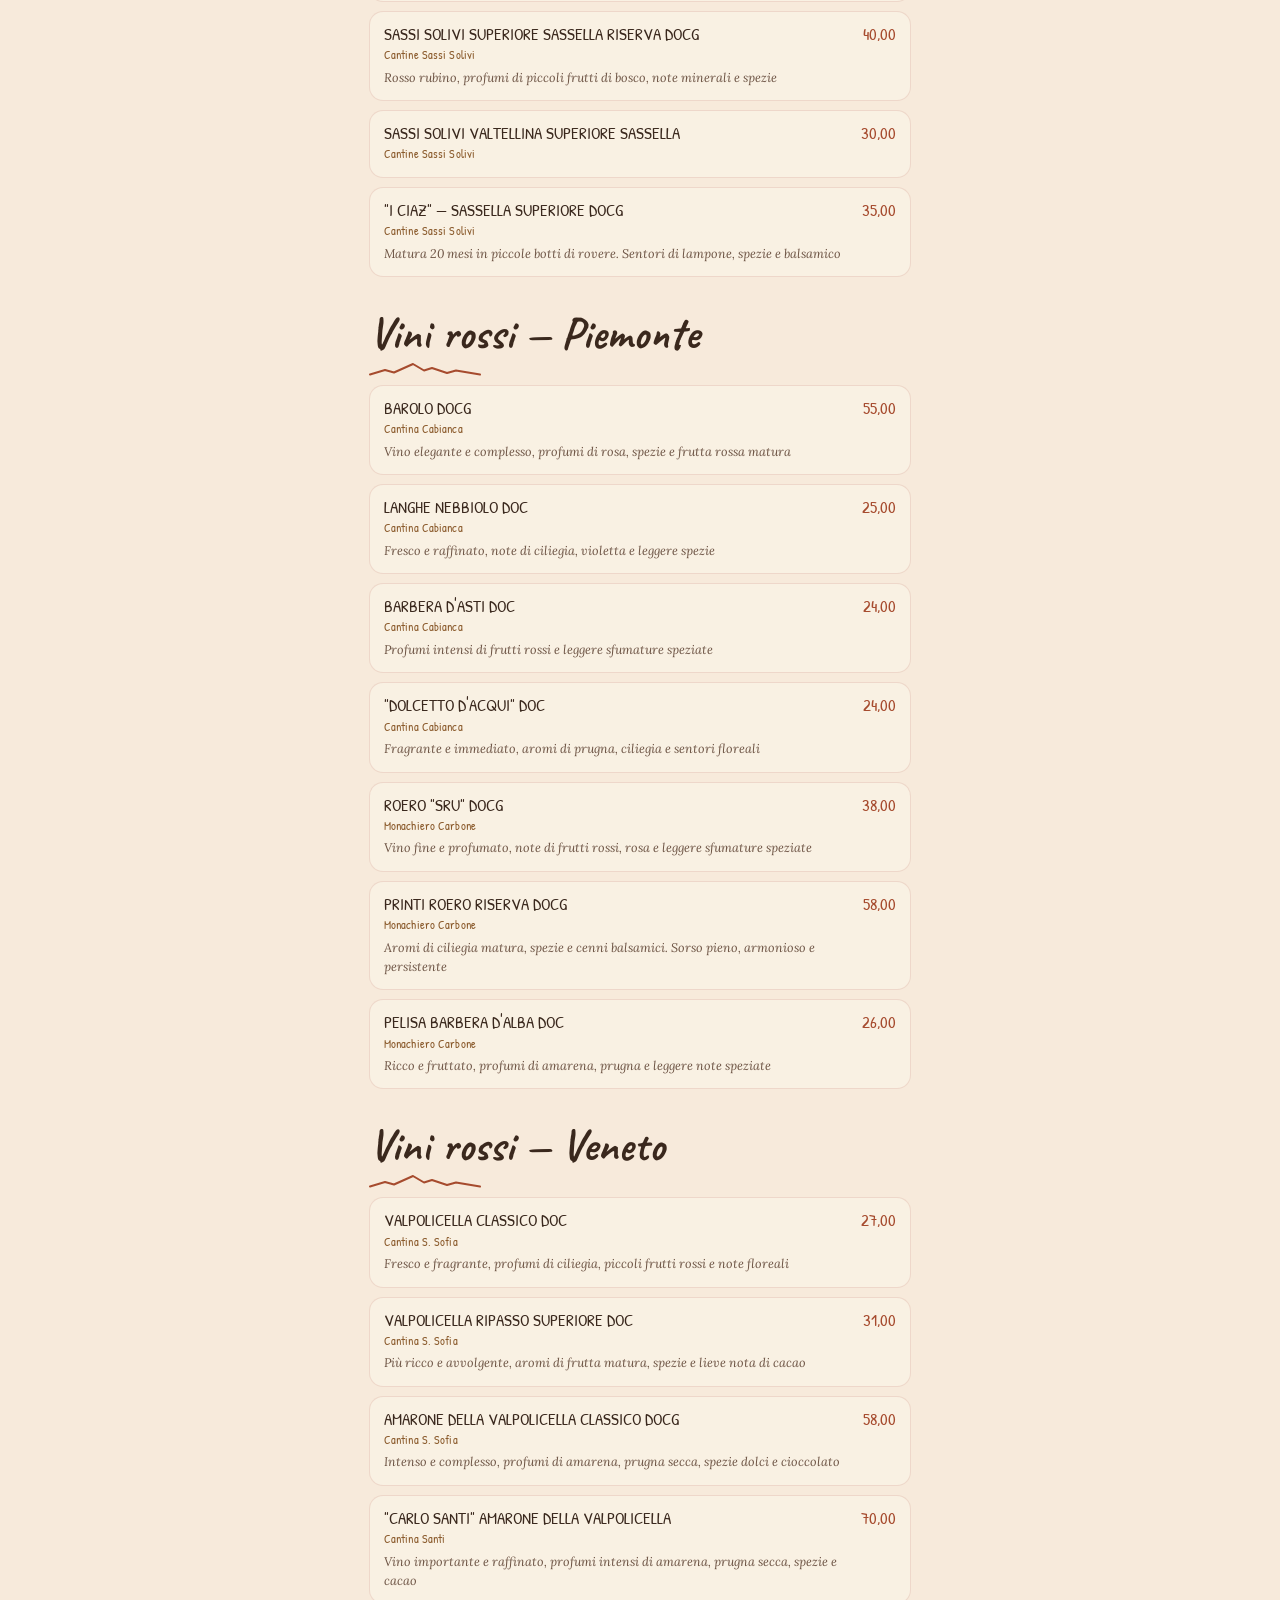
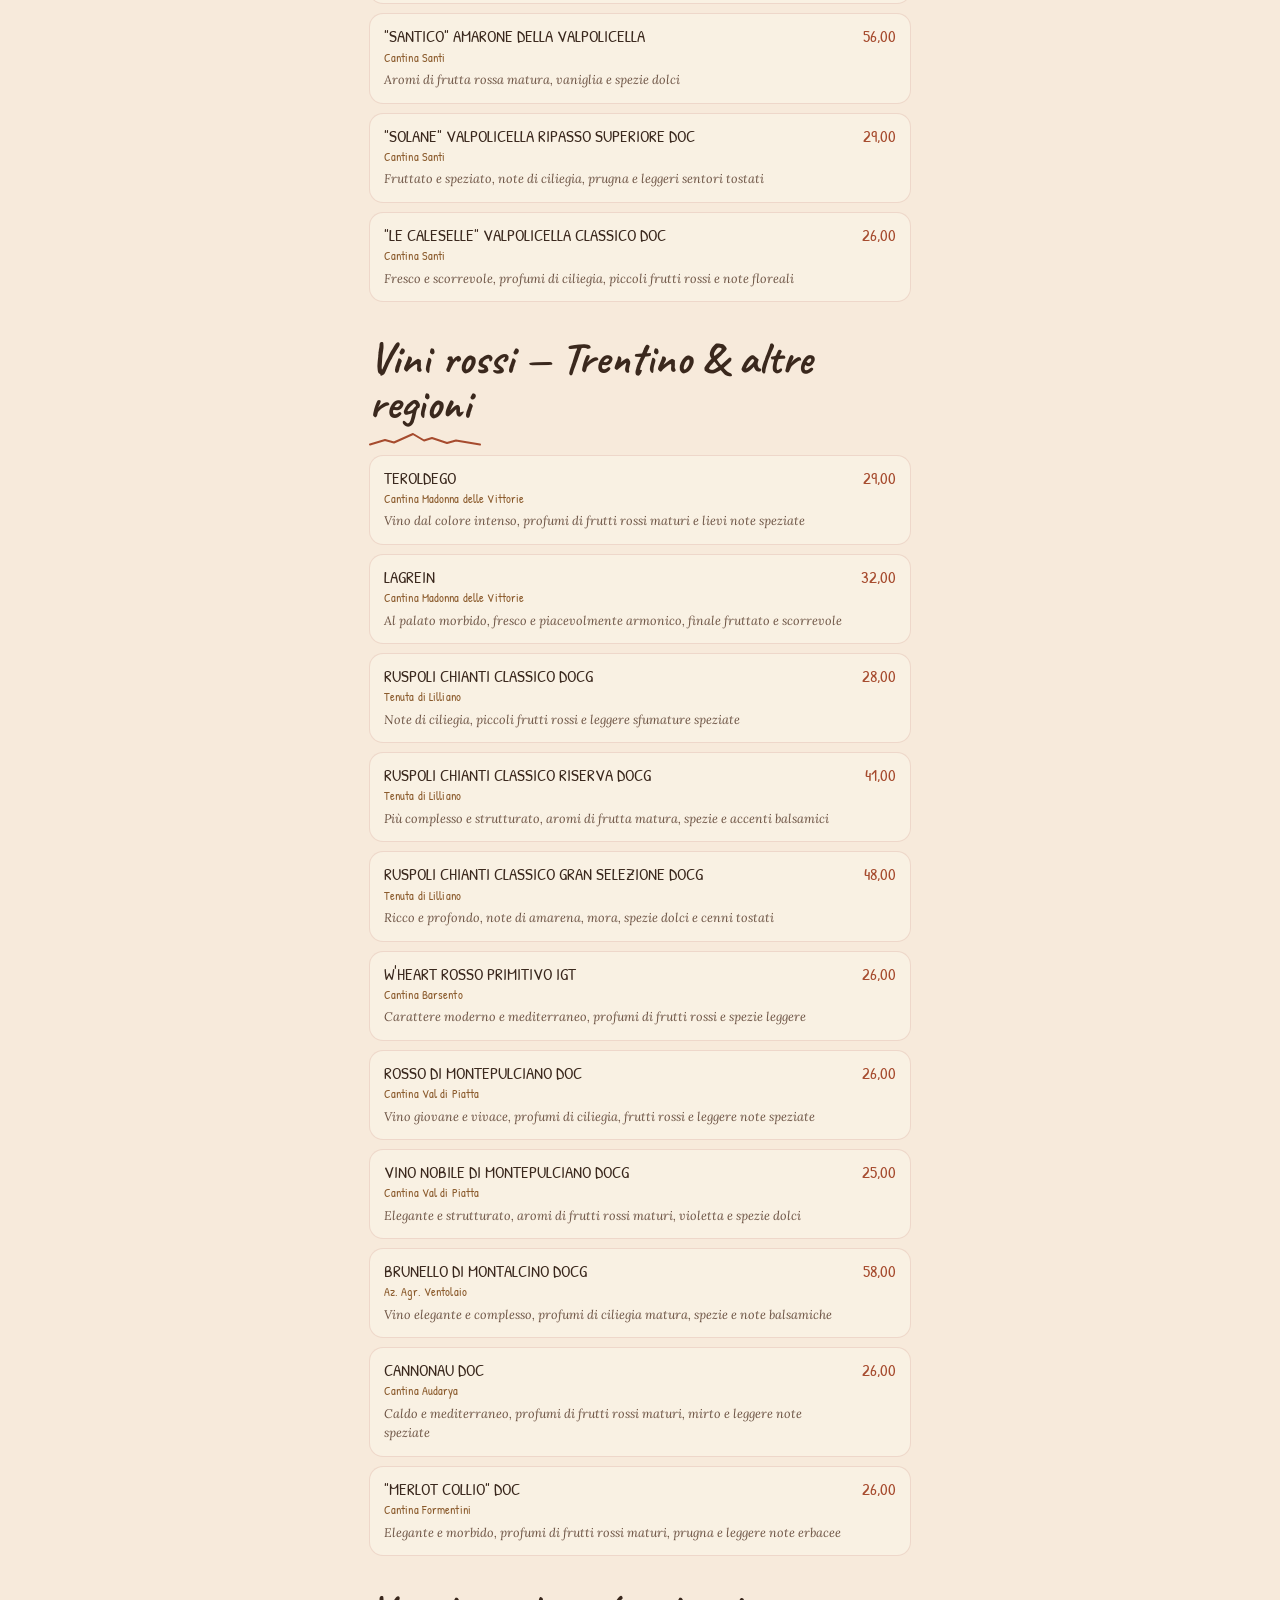
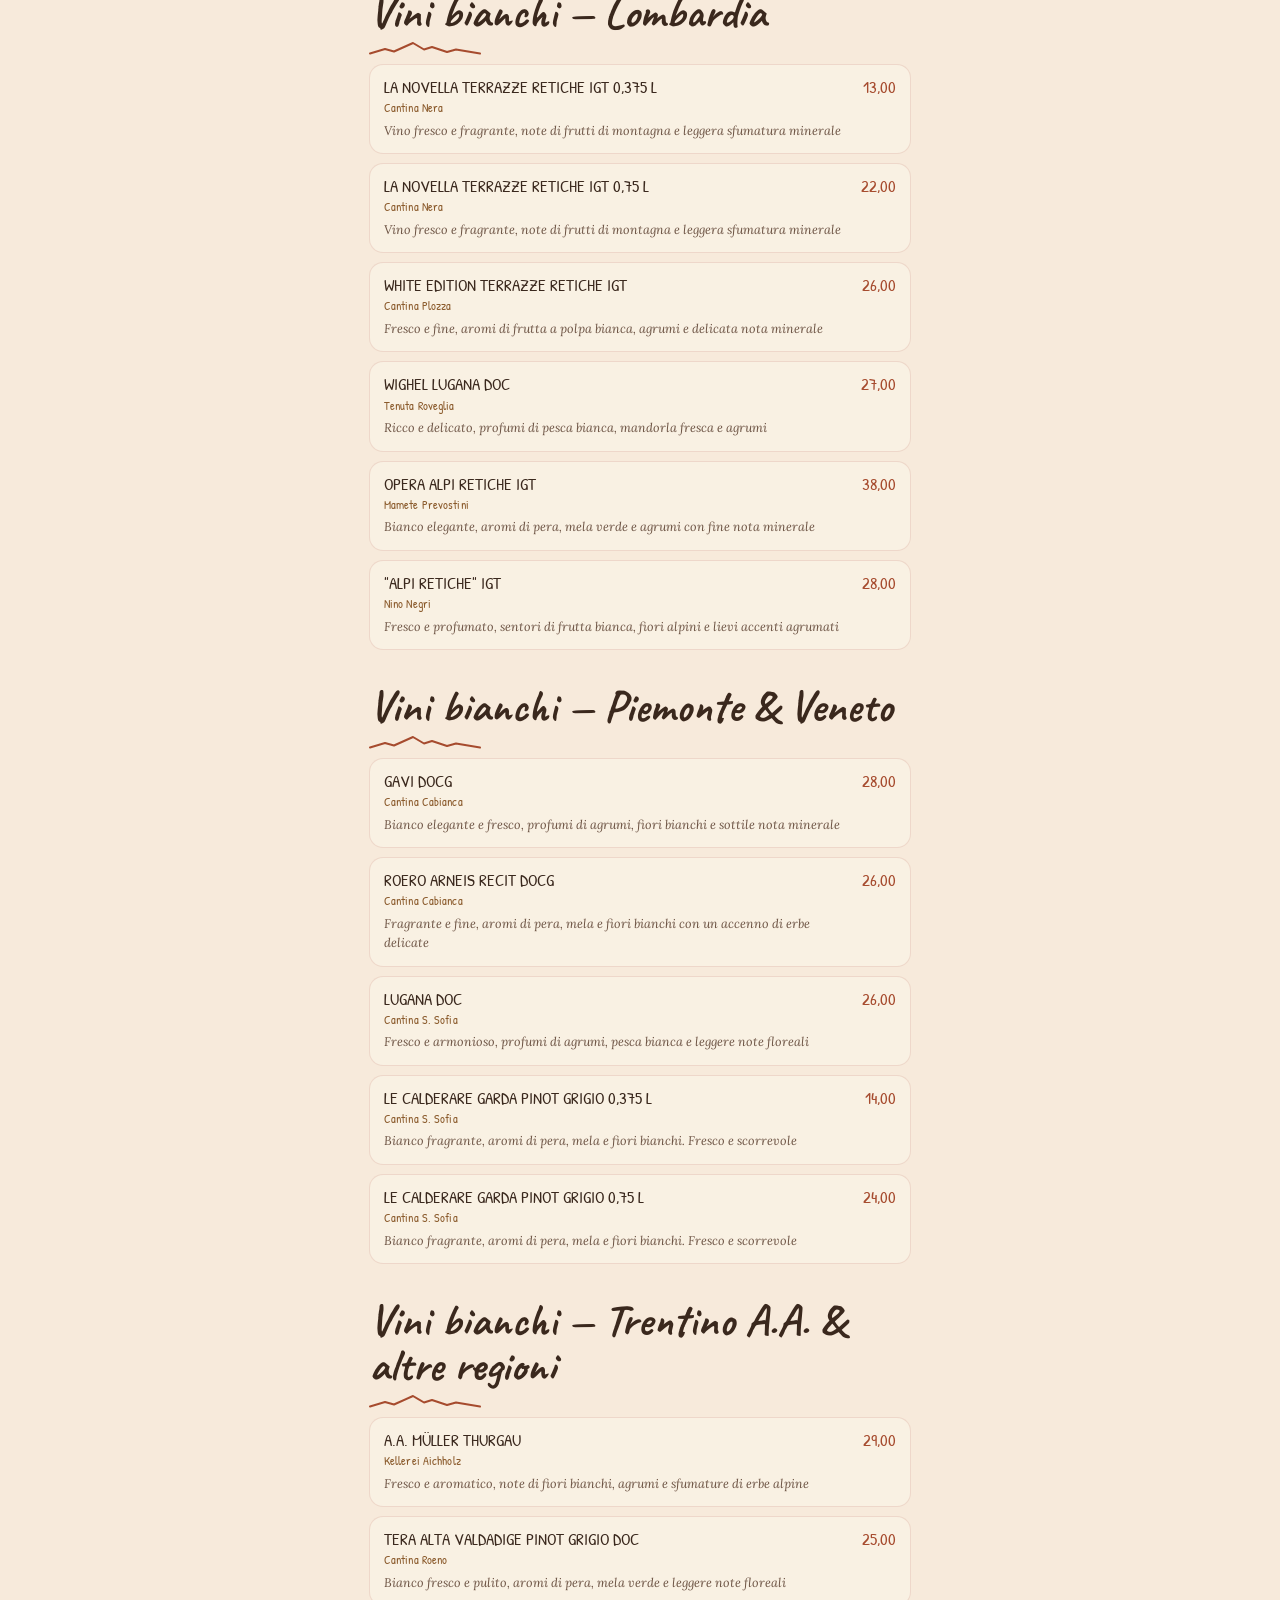
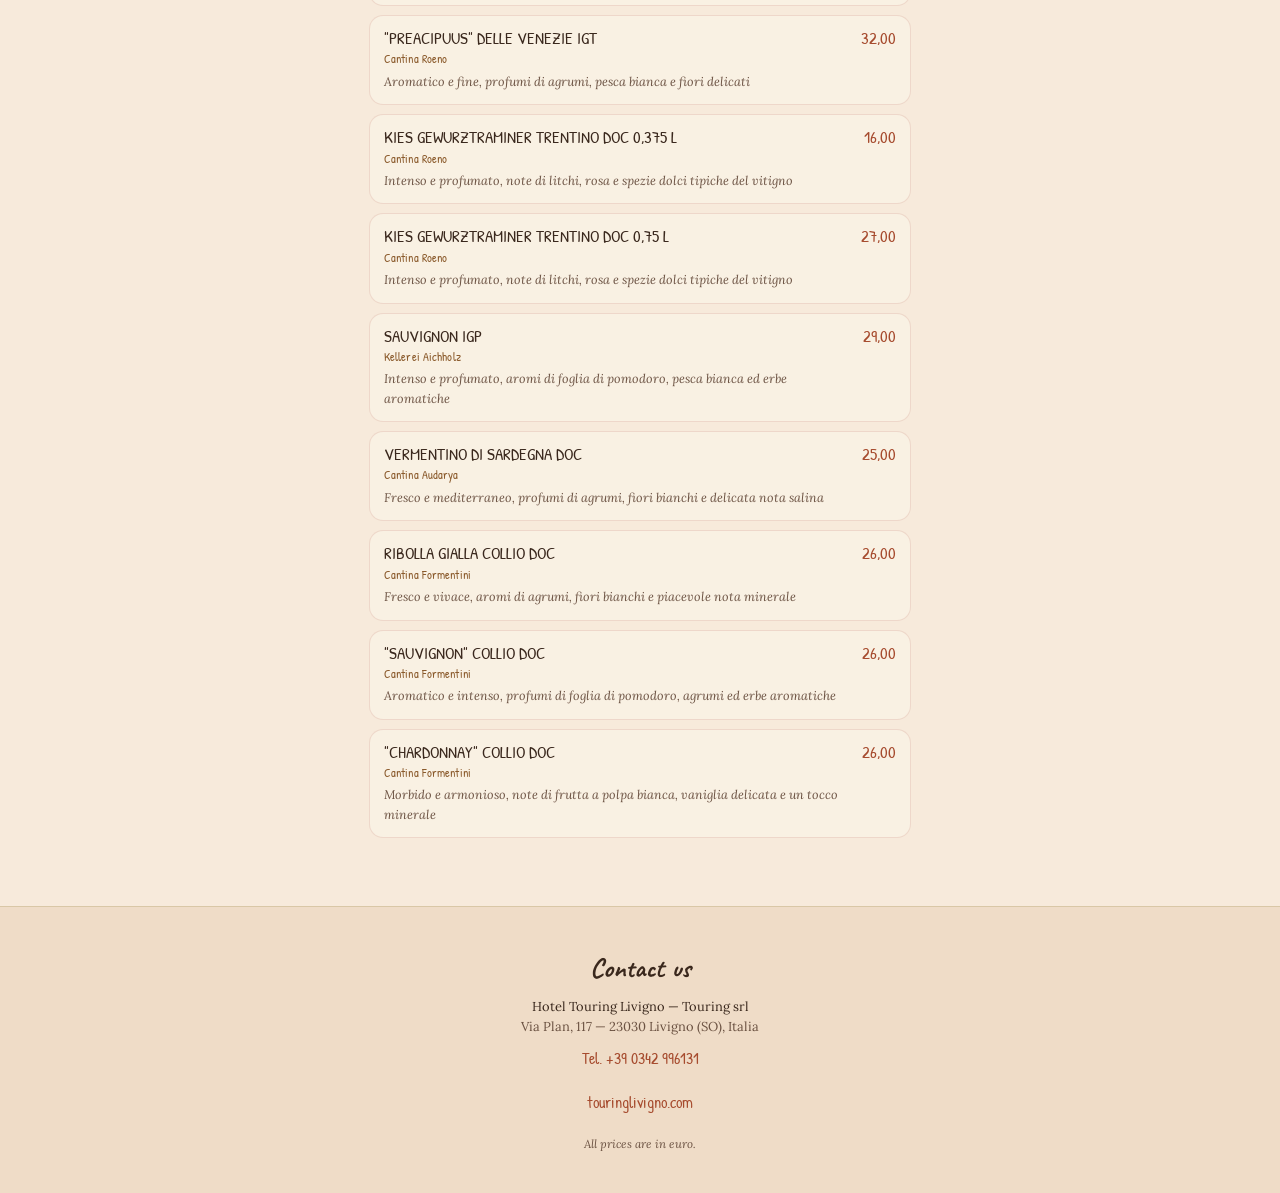
<file: vini.html>
<!DOCTYPE html>
<html lang="it">
<head>
  <meta charset="UTF-8">
  <meta name="viewport" content="width=device-width, initial-scale=1, viewport-fit=cover">
  <meta name="theme-color" content="#F7EADB">
  <title>Carta dei vini — Hotel Touring Livigno</title>
  <meta name="description" content="La carta dei vini dell'Hotel Touring a Livigno.">
  <link rel="canonical" href="https://touring-menu.com/vini.html">
  <meta property="og:title" content="Carta dei vini — Hotel Touring Livigno">
  <meta property="og:description" content="La carta dei vini dell'Hotel Touring a Livigno.">
  <meta property="og:type" content="website">
  <meta property="og:url" content="https://touring-menu.com/vini.html">
  <meta property="og:image" content="https://touring-menu.com/icon.png">
  <link rel="icon" type="image/png" sizes="192x192" href="icon.png">
  <link rel="apple-touch-icon" sizes="180x180" href="icon.png">
  <link rel="manifest" href="site.webmanifest">
  <link rel="preload" href="assets/fonts/patrickhand-normal-400-latin.woff2" as="font" type="font/woff2" crossorigin>
  <link rel="preload" href="assets/mountains.webp" as="image">
  <link rel="stylesheet" href="css/style.css">
</head>
<body>
  <div class="mtn" aria-hidden="true"></div>
  <header class="site-header">
    <a class="back-btn" href="index.html"><svg width="14" height="22" viewBox="0 0 14 22" fill="none" stroke="currentColor" stroke-width="2.2" stroke-linecap="round" stroke-linejoin="round" aria-hidden="true"><path d="M11 3 3 11l8 8"/></svg><span data-t="menu">Menù</span></a>
    <span class="compact-title" id="compact-title"></span>
    <button class="lang-pill" type="button" data-lang-open aria-label="Lingua"><span class="code">IT</span></button>
  </header>
  <nav class="navbar" id="tabs" aria-label="Categorie"></nav>
  <div class="intro">
    <h1 id="page-title"></h1>
    <p id="page-subtitle" hidden></p>
  </div>
  <main><div id="menu-container"></div></main>
  <a class="fab-back" id="fab" href="index.html" aria-label="Torna ai menù"><svg width="14" height="22" viewBox="0 0 14 22" fill="none" stroke="currentColor" stroke-width="2.2" stroke-linecap="round" stroke-linejoin="round" aria-hidden="true"><path d="M11 3 3 11l8 8"/></svg><span data-t="menu">Menù</span></a>
  <footer class="site-footer">
    <h2 data-t="contact">Contattaci</h2>
    <p class="biz">Hotel Touring Livigno — Touring srl</p>
    <p>Via Plan, 117 — 23030 Livigno (SO), Italia</p>
    <a href="tel:+390342996131">Tel. +39 0342 996131</a><br>
    <a href="https://touringlivigno.com" target="_blank" rel="noopener">touringlivigno.com</a>
    <p class="euro" data-t="pricesEuro">Tutti i prezzi indicati in euro.</p>
  </footer>
  <script src="js/translate.js"></script>
  <script src="js/i18n.js"></script>
  <script src="data/vini_data.js"></script>
  <script src="js/render.js"></script>
  <script>renderWine(VINI_DATA);</script>
  <script src="js/site.js"></script>
</body>
</html>
</file>
<file: css/style.css>
/* ============================================================
   Hotel Touring Livigno — Menù digitale · Inverno 2026
   Identità: carta, incisione alpina rosa, inchiostro noce.
   Caratteri: Caveat (titoli) · Patrick Hand (voci) · Lora (testi)
   ============================================================ */
@import url("../assets/fonts.css");

:root {
  --paper:      #F7EADB;
  --paper-deep: #EFDCC7;
  --card:       #FBF7EC;
  --line:       #D9C7A6;
  --rose:       #D9A99B;
  --rose-line:  rgba(176, 122, 104, .38);
  --ink:        #3A281D;
  --ink-soft:   #6B5242;
  --brick:      #A64B2E;
  --brick-deep: #843820;
  --brick-tint: #E9D3C2;
  --bronze:     #8A5A2B;
  --box:        rgba(251, 247, 236, .5);

  --f-display: 'Caveat', 'Segoe Print', cursive;
  --f-label:   'Patrick Hand', 'Segoe Print', 'Comic Sans MS', cursive;
  --f-body:    'Lora', Georgia, 'Times New Roman', serif;

  --gutter: clamp(16px, 5vw, 28px);
  --measure: 40rem;
  --bar-h: 62px;
  --ease: cubic-bezier(.25, .46, .45, .94);
  --r-card: 18px;
}

*, *::before, *::after { margin: 0; padding: 0; box-sizing: border-box; }
html { font-size: 85%; background: var(--paper); -webkit-text-size-adjust: 100%; scroll-behavior: smooth; overflow-x: clip; }
body {
  font-family: var(--f-body); color: var(--ink); background: transparent;
  min-height: 100vh; min-height: 100dvh; display: flex; flex-direction: column;
  line-height: 1.55; overflow-x: clip; position: relative;
  -webkit-font-smoothing: antialiased; text-rendering: optimizeLegibility;
}
a { color: inherit; text-decoration: none; }
button { font: inherit; color: inherit; background: none; border: 0; cursor: pointer; -webkit-tap-highlight-color: transparent; }
img { max-width: 100%; display: block; height: auto; }
:focus-visible { outline: 2.5px solid var(--brick); outline-offset: 3px; border-radius: 6px; }
[hidden] { display: none !important; }
.sr-only { position: absolute; width: 1px; height: 1px; padding: 0; margin: -1px; overflow: hidden; clip: rect(0, 0, 0, 0); white-space: nowrap; border: 0; }

/* Google Translate: nasconde banner e widget */
.goog-te-banner-frame, .goog-te-menu-frame, #goog-gt-tt, .skiptranslate > iframe,
.goog-logo-link, .goog-te-gadget span { display: none !important; }
body { top: 0 !important; }
#google_translate_element { position: absolute; left: -9999px; top: -9999px; }

/* ============================================================
   ANIMAZIONI (quelle del vecchio sito: entrata morbida, una volta sola)
   ============================================================ */
@keyframes headerIn { from { opacity: 0; transform: translateY(-8px); } to { opacity: 1; transform: none; } }
@keyframes pageIn   { from { opacity: 0; transform: translateY(14px); } to { opacity: 1; transform: none; } }
@keyframes fadeUp   { from { opacity: 0; transform: translateY(10px); } to { opacity: 1; transform: none; } }
@keyframes cardIn   { from { opacity: 0; transform: translateY(20px); } to { opacity: 1; transform: none; } }

.site-header { animation: headerIn .4s var(--ease) both; }
.intro, .hero { animation: pageIn .45s var(--ease) .05s both; }

/* ============================================================
   INCISIONE ALPINA — solo sullo sfondo della pagina
   ============================================================ */
.mtn { position: fixed; inset: 0; z-index: -1; overflow: hidden; background: var(--paper); pointer-events: none; }
.mtn::before {
  content: ""; position: absolute; top: 0; left: 0; width: 100%;
  --d: 30vh; height: calc(100vh + var(--d));
  transform: translate3d(0, calc(var(--p, 0) * var(--d) * -1), 0); will-change: transform;
  background: url("../assets/mountains.webp") center top / cover no-repeat;
  opacity: .62;
}

/* ============================================================
   INTESTAZIONE COMPATTA (come il vecchio sito): indietro · titolo · lingua
   ============================================================ */
.site-header {
  display: flex; align-items: center; min-height: 56px;
  background: var(--paper-deep); border-bottom: 1.5px solid var(--line);
}
.back-btn {
  display: flex; align-items: center; gap: 6px; align-self: stretch; padding: 0 18px 0 16px;
  color: var(--brick); font-family: var(--f-label); font-size: 1rem; letter-spacing: .06em; text-transform: uppercase;
  border-right: 1px solid var(--line); transition: background .15s var(--ease);
}
.back-btn svg { transition: transform .15s var(--ease); }
.back-btn:active { background: var(--brick-tint); }
@media (hover: hover) { .back-btn:hover { background: var(--brick-tint); } .back-btn:hover svg { transform: translateX(-3px); } }
.compact-title { flex: 1; text-align: right; padding: 0 12px; font-family: var(--f-label); font-size: .95rem; color: var(--ink-soft); letter-spacing: .04em; white-space: nowrap; overflow: hidden; text-overflow: ellipsis; }

/* Pulsante lingua: quello del vecchio sito */
.lang-pill {
  flex: 0 0 auto; width: 46px; height: 38px; display: inline-flex; align-items: center; justify-content: center;
  background: var(--card); border: 1.5px solid var(--brick); border-radius: 999px;
  box-shadow: 0 2px 0 rgba(176, 87, 48, .18); color: var(--brick);
  font-family: var(--f-label); font-size: 1rem; letter-spacing: .06em; text-transform: uppercase;
  transition: background .15s var(--ease), color .15s var(--ease), transform .15s var(--ease);
}
.site-header .lang-pill { margin-right: 14px; }
.lang-pill:active { background: var(--brick); color: var(--card); transform: scale(.96); }
@media (hover: hover) { .lang-pill:hover { background: var(--brick); color: var(--card); } }

/* ============================================================
   BARRA CATEGORIE (sticky, piena e opaca: niente montagne dietro)
   ============================================================ */
.navbar {
  position: sticky; top: 0; z-index: 30;
  display: flex; align-items: center; gap: 8px; min-height: var(--bar-h);
  padding: 10px var(--gutter) 11px;
  overflow-x: auto; scrollbar-width: none; -ms-overflow-style: none; -webkit-overflow-scrolling: touch;
  background: var(--paper); box-shadow: 0 1px 0 var(--line), 0 6px 14px -10px rgba(58, 40, 29, .35);
}
.navbar::-webkit-scrollbar { display: none; }
.tabs { display: contents; }
.tab {
  flex: 0 0 auto; display: inline-flex; align-items: center; min-height: 40px; padding: 0 17px;
  background: var(--card); border: 1.5px solid var(--line); border-radius: 999px;
  color: var(--ink-soft); font-family: var(--f-label); font-size: 1.02rem; letter-spacing: .02em; white-space: nowrap;
  transition: background .18s var(--ease), color .18s var(--ease), border-color .18s var(--ease), transform .18s var(--ease);
}
.tab:active { transform: scale(.96); }
@media (hover: hover) { .tab:hover { background: var(--brick-tint); border-color: var(--brick); color: var(--brick-deep); } }
.tab.active { background: var(--brick); color: var(--card); border-color: var(--brick-deep); transform: translateY(-1px); }

/* ============================================================
   INTESTAZIONE DI PAGINA
   ============================================================ */
.intro { padding: 28px var(--gutter) 18px; max-width: var(--measure); margin: 0 auto; width: 100%; }
.intro h1 { font-family: var(--f-display); font-weight: 700; font-size: clamp(3.4rem, 17vw, 5rem); line-height: .95; color: var(--ink); }
.intro p { margin-top: 10px; font-style: italic; color: var(--ink-soft); font-size: 1.02rem; max-width: 30rem; }
.intro-actions { margin-top: 18px; display: flex; gap: 10px; flex-wrap: wrap; }
.chip {
  display: inline-flex; align-items: center; gap: 8px; min-height: 44px; padding: 0 16px;
  font-family: var(--f-label); font-size: 1.05rem; color: var(--brick);
  border: 1.5px solid var(--brick); border-radius: 999px; background: var(--card);
  transition: background .15s, color .15s, transform .15s;
}
.chip:active { background: var(--brick); color: var(--card); transform: scale(.97); }

/* ============================================================
   MENÙ — sezioni e voci
   ============================================================ */
main { flex: 1 0 auto; width: 100%; }
#menu-container { max-width: var(--measure); margin: 0 auto; padding: 0 var(--gutter) 24px; }

.cat { padding-top: 34px; scroll-margin-top: calc(var(--bar-h) - 2px); }
.cat-head h2 { font-family: var(--f-display); font-weight: 700; font-size: clamp(2.5rem, 12vw, 3.3rem); line-height: 1; color: var(--ink); }
.ridge { display: block; width: 112px; height: 14px; margin-top: 6px; color: var(--brick); }
.cat-note { margin-top: 10px; font-style: italic; color: var(--ink-soft); font-size: .98rem; }

.sub { margin: 24px 0 2px; font-family: var(--f-body); font-style: italic; font-weight: 600; font-size: 1.02rem; letter-spacing: .02em; color: var(--bronze); display: flex; align-items: center; gap: 12px; }
.sub::after { content: ""; flex: 1; border-bottom: 1.5px dotted rgba(138, 90, 43, .5); transform: translateY(3px); }
.cat-head + .sub { margin-top: 16px; }

/* ogni voce in un piccolo riquadro al 50% */
.dish, .wine {
  margin-top: 9px; padding: 12px 14px 13px;
  background: var(--box); border: 1px solid rgba(217, 169, 155, .35); border-radius: 14px;
}
.dish-row { display: flex; align-items: baseline; gap: 14px; justify-content: space-between; }
.dish-name { font-family: var(--f-label); font-weight: 400; font-size: 1.28rem; line-height: 1.22; color: var(--ink); min-width: 0; text-wrap: pretty; }
.al { font-size: .74rem; letter-spacing: .02em; color: var(--bronze); margin-left: 6px; white-space: nowrap; vertical-align: .12em; }
.price { flex: 0 0 auto; font-family: var(--f-label); font-size: 1.28rem; line-height: 1.22; color: var(--brick); white-space: nowrap; font-variant-numeric: lining-nums tabular-nums; }
.dish-desc { margin-top: 3px; font-size: .95rem; line-height: 1.5; font-style: italic; color: var(--ink-soft); white-space: pre-line; padding-right: 2.6rem; }
.cat-foot { margin-top: 14px; padding: 12px 14px; font-size: .92rem; font-style: italic; color: var(--ink-soft); background: var(--box); border-radius: 14px; }

/* Sezione in evidenza (Crêpes): etichetta da pasticceria, doppio filo sottile, niente sfumature */
.cat--special {
  position: relative; margin-top: 34px; padding: 26px 18px 12px;
  background: rgba(251, 247, 236, .78); border: 1.5px solid var(--bronze); border-radius: 10px;
  box-shadow: 0 0 0 5px rgba(251, 247, 236, .55), 0 0 0 6.5px rgba(138, 90, 43, .35);
}
.cat--special .cat-head { text-align: center; }
.cat--special .cat-head h2 { font-size: clamp(2.9rem, 14vw, 3.6rem); color: var(--brick-deep); }
.cat--special .ridge { margin: 4px auto 0; }
.cat--special .dish { background: rgba(255, 252, 244, .6); border-color: rgba(138, 90, 43, .22); border-radius: 8px; }

/* Degustazioni */
.tasting { margin-top: 12px; padding: 16px 14px 12px; background: var(--box); border: 1px solid rgba(217, 169, 155, .35); border-radius: 14px; }
.tasting-head { display: flex; align-items: baseline; justify-content: space-between; gap: 14px; }
.tasting-head h3 { font-family: var(--f-display); font-weight: 700; font-size: 2rem; line-height: 1.05; }
.tasting-price { font-family: var(--f-label); font-size: 1.5rem; color: var(--brick); white-space: nowrap; text-align: right; }
.tasting-per { font-size: .9rem; font-style: italic; color: var(--ink-soft); text-align: right; }
.course { margin-top: 14px; }
.course-name { font-family: var(--f-label); font-size: 1rem; color: var(--bronze); }
.course .dish { margin-top: 4px; padding: 6px 0 0; background: none; border: 0; border-radius: 0; }

/* Vini */
.wine { display: flex; gap: 14px; justify-content: space-between; align-items: flex-start; }
.wine-name { font-family: var(--f-label); font-size: 1.22rem; line-height: 1.22; }
.wine-producer { margin-top: 2px; font-size: .88rem; color: var(--bronze); font-family: var(--f-label); letter-spacing: .01em; }
.wine-notes { margin-top: 3px; font-style: italic; font-size: .92rem; color: var(--ink-soft); }
.wine-prices { text-align: right; flex: 0 0 auto; display: grid; gap: 1px; }
.wine-bottle { font-family: var(--f-label); font-size: 1.28rem; color: var(--brick); line-height: 1.2; }
.wine-glass { font-family: var(--f-label); font-size: .95rem; color: var(--ink-soft); }

/* ============================================================
   INDICE (home) — carte con icone del vecchio sito
   ============================================================ */
.hero { position: relative; text-align: center; padding: 30px var(--gutter) 4px; }
.hero .lang-pill { position: absolute; top: 16px; right: 16px; }
.hero .logo { width: min(74vw, 340px); height: auto; margin: 18px auto 0; }
.hero p { margin-top: 6px; font-style: italic; color: var(--ink-soft); }
.cards { max-width: 34rem; margin: 26px auto 0; padding: 0 var(--gutter); width: 100%; display: grid; gap: 16px; }
.card {
  display: flex; align-items: flex-start; gap: 18px; padding: 22px 20px 18px;
  background: var(--card); border: 1.5px solid var(--line); border-radius: var(--r-card);
  box-shadow: 0 8px 22px rgba(59, 46, 36, .06);
  animation: cardIn .45s var(--ease) both;
  transition: transform .15s var(--ease), box-shadow .15s var(--ease), border-color .15s var(--ease);
}
.card:nth-child(1) { animation-delay: .08s; } .card:nth-child(2) { animation-delay: .15s; }
.card:nth-child(3) { animation-delay: .22s; } .card:nth-child(4) { animation-delay: .29s; }
.card:active { transform: scale(.985); border-color: var(--brick); }
@media (hover: hover) { .card:hover { transform: translateY(-4px); box-shadow: 0 16px 34px rgba(59, 46, 36, .12); border-color: var(--brick); } .card:hover .card-icon { transform: scale(1.06); } .card:hover .card-btn { background: var(--brick); color: var(--card); } }
.card-icon { flex: 0 0 68px; width: 68px; height: 68px; border-radius: 50%; border: 1.5px solid var(--line); background: var(--card); display: grid; place-items: center; overflow: hidden; transition: transform .15s var(--ease); }
.card-icon img { height: 46px; width: auto; max-width: 52px; object-fit: contain; }
.card-body { flex: 1; min-width: 0; display: flex; flex-direction: column; gap: 5px; }
.card-body h2 { font-family: var(--f-display); font-weight: 700; font-size: 2.1rem; line-height: 1; color: var(--brick); }
.card-body p { font-size: .98rem; line-height: 1.45; color: var(--ink-soft); }
.card-btn {
  display: inline-flex; align-items: center; gap: 6px; margin-top: 8px; width: fit-content; min-height: 36px; padding: 0 16px;
  border: 1.5px solid var(--brick); border-radius: 999px; color: var(--brick); font-family: var(--f-label); font-size: 1rem;
  transition: background .15s var(--ease), color .15s var(--ease);
}
.card:active .card-btn { background: var(--brick); color: var(--card); }

.story { max-width: 34rem; margin: 46px auto 0; padding: 0 var(--gutter); }
.story h2 { font-family: var(--f-display); font-weight: 700; font-size: 2.6rem; line-height: 1; }
.story-body { margin-top: 14px; display: grid; gap: 12px; font-size: 1rem; line-height: 1.65; padding: 18px; background: var(--box); border: 1px solid rgba(217, 169, 155, .35); border-radius: var(--r-card); }
.story img { width: min(82%, 340px); margin: 26px auto 0; }

/* ============================================================
   TASTO FLOTTANTE "MENÙ" (compare scorrendo, come nel vecchio sito)
   ============================================================ */
.fab-back {
  position: fixed; bottom: calc(24px + env(safe-area-inset-bottom)); right: 18px; z-index: 60;
  display: flex; align-items: center; gap: 7px; padding: 10px 18px 10px 14px; min-height: 44px;
  background: var(--brick); color: var(--card); border: 1.5px solid var(--brick-deep); border-radius: 999px;
  box-shadow: 0 4px 14px rgba(176, 87, 48, .35);
  font-family: var(--f-label); font-size: .95rem; letter-spacing: .06em; text-transform: uppercase;
  opacity: 0; transform: translateY(16px) scale(.9); pointer-events: none;
  transition: opacity .28s var(--ease), transform .28s var(--ease), box-shadow .15s var(--ease), background .15s var(--ease);
}
.fab-back.visible { opacity: 1; transform: none; pointer-events: auto; }
.fab-back:active { transform: scale(.96); background: var(--brick-deep); }
@media (hover: hover) { .fab-back:hover { background: var(--brick-deep); box-shadow: 0 6px 20px rgba(176, 87, 48, .45); } }

/* ============================================================
   FOOTER
   ============================================================ */
.site-footer { margin-top: 44px; padding: 40px var(--gutter) calc(40px + env(safe-area-inset-bottom)); text-align: center; border-top: 1.5px solid var(--line); background: var(--paper-deep); }
.site-footer h2 { font-family: var(--f-display); font-weight: 700; font-size: 2rem; }
.site-footer p { font-size: .95rem; color: var(--ink-soft); }
.site-footer .biz { margin-top: 8px; color: var(--ink); }
.site-footer a { display: inline-flex; align-items: center; min-height: 44px; color: var(--brick); font-family: var(--f-label); font-size: 1.15rem; }
.site-footer .euro { margin-top: 10px; font-size: .85rem; font-style: italic; }

/* ============================================================
   SHEET (lingue, allergeni)
   ============================================================ */
.sheet-back { position: fixed; inset: 0; z-index: 90; background: rgba(58, 40, 29, .42); opacity: 0; transition: opacity .25s; }
.sheet {
  position: fixed; left: 0; right: 0; bottom: 0; z-index: 100; max-height: 86dvh; overflow-y: auto;
  background: var(--paper); border-radius: 22px 22px 0 0; padding: 10px var(--gutter) calc(24px + env(safe-area-inset-bottom));
  box-shadow: 0 -10px 40px rgba(58, 40, 29, .25); transform: translateY(105%); transition: transform .32s var(--ease);
  max-width: 34rem; margin: 0 auto; overscroll-behavior: contain;
}
.sheet-back.on { opacity: 1; }
.sheet.on { transform: none; }
.sheet-grip { width: 42px; height: 4px; border-radius: 4px; background: var(--rose); margin: 0 auto 12px; }
.sheet-head { display: flex; align-items: center; justify-content: space-between; gap: 12px; }
.sheet-head h2 { font-family: var(--f-display); font-weight: 700; font-size: 2rem; line-height: 1.1; }
.sheet-x { width: 44px; height: 44px; display: grid; place-items: center; border-radius: 50%; color: var(--ink-soft); margin-right: -8px; }
.langs { margin-top: 12px; display: grid; grid-template-columns: 1fr 1fr; gap: 8px; }
.lang-opt {
  min-height: 54px; padding: 8px 14px; text-align: left; display: flex; align-items: center; justify-content: space-between; gap: 8px;
  border: 1.5px solid var(--line); border-radius: 14px; background: var(--card);
  font-family: var(--f-label); font-size: 1.2rem; color: var(--ink); transition: transform .12s var(--ease), background .12s;
}
.lang-opt:active { transform: scale(.97); }
.lang-opt small { font-family: var(--f-body); font-size: .72rem; color: var(--ink-soft); letter-spacing: .06em; text-transform: uppercase; }
.lang-opt[aria-checked="true"] { border-color: var(--brick); background: var(--brick-tint); color: var(--brick-deep); }
.lang-note { margin-top: 14px; font-size: .86rem; font-style: italic; color: var(--ink-soft); }
.alg { margin-top: 10px; display: grid; gap: 2px; }
.alg li { list-style: none; display: flex; gap: 14px; align-items: baseline; padding: 8px 2px; border-bottom: 1px dashed var(--rose-line); font-family: var(--f-label); font-size: 1.15rem; }
.alg b { flex: 0 0 2rem; font-weight: 400; color: var(--brick); text-align: right; }
.alg-note { margin-top: 14px; font-size: .88rem; font-style: italic; color: var(--ink-soft); }
html.sheet-open { overflow: hidden; }

/* cambio lingua: dissolvenza semplice del testo */
.lang-out main, .lang-out .intro, .lang-out .cards, .lang-out .story { opacity: 0; transition: opacity .18s var(--ease); }
.lang-in { animation: fadeUp .35s var(--ease) both; }

/* ============================================================
   DESKTOP / TABLET / PICCOLI SCHERMI
   ============================================================ */
@media (min-width: 720px) {
  :root { --measure: 44rem; }
  .navbar { justify-content: center; }
  .dish-name, .price { font-size: 1.36rem; }
  .intro { padding-top: 44px; }
  .sheet { bottom: 24px; border-radius: 22px; }
  .langs { grid-template-columns: 1fr 1fr 1fr; }
  .fab-back { right: 28px; }
}
@media (max-width: 360px) {
  .dish-name, .price { font-size: 1.16rem; }
  .compact-title { display: none; }
  .langs { grid-template-columns: 1fr; }
  .card { padding: 18px 14px 14px; gap: 14px; }
  .card-body h2 { font-size: 1.9rem; }
}
@media (orientation: landscape) and (max-height: 480px) {
  .intro { padding-top: 16px; }
  .sheet { max-height: 92dvh; }
}
@media (prefers-reduced-motion: reduce) {
  html { scroll-behavior: auto; }
  *, *::before, *::after { transition-duration: .01ms !important; animation-duration: .01ms !important; animation-delay: 0s !important; }
}
@media print { .navbar, .mtn, .sheet, .sheet-back, .fab-back, .site-header { display: none !important; } }
</file>
